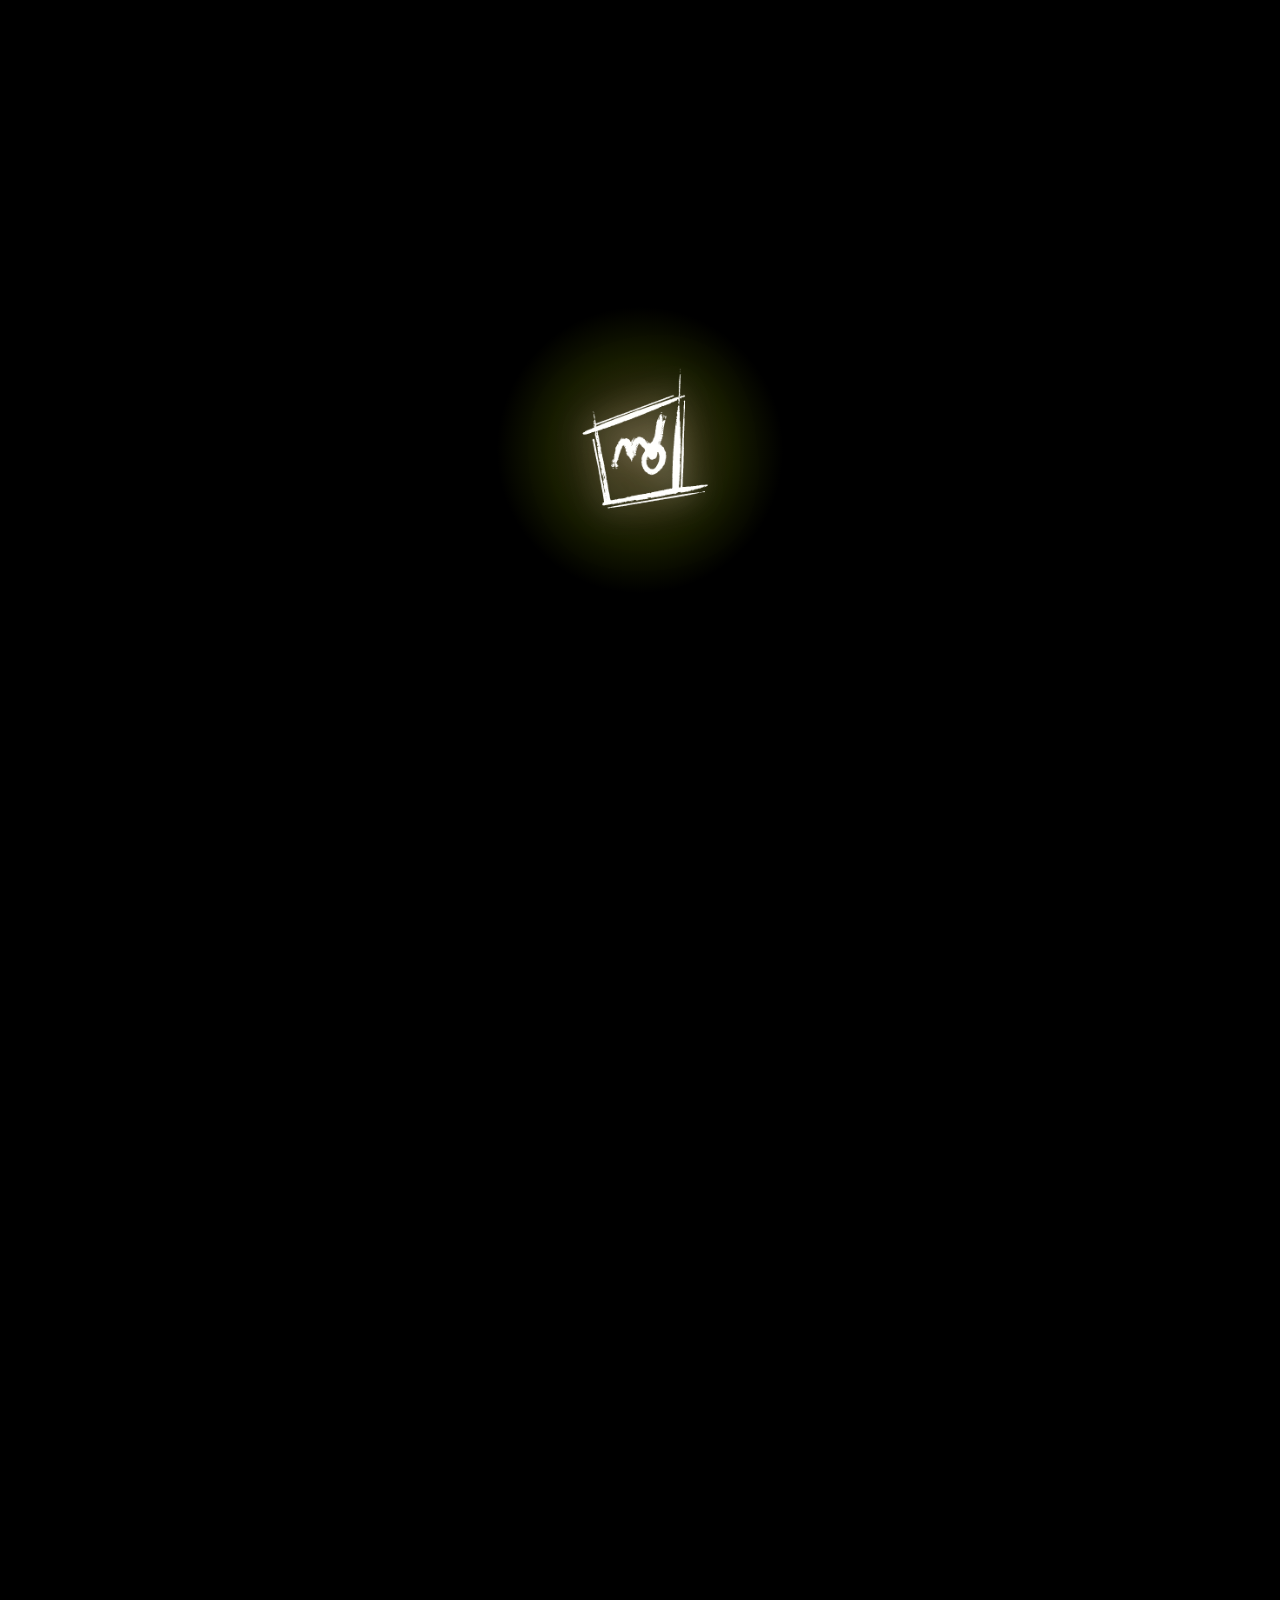
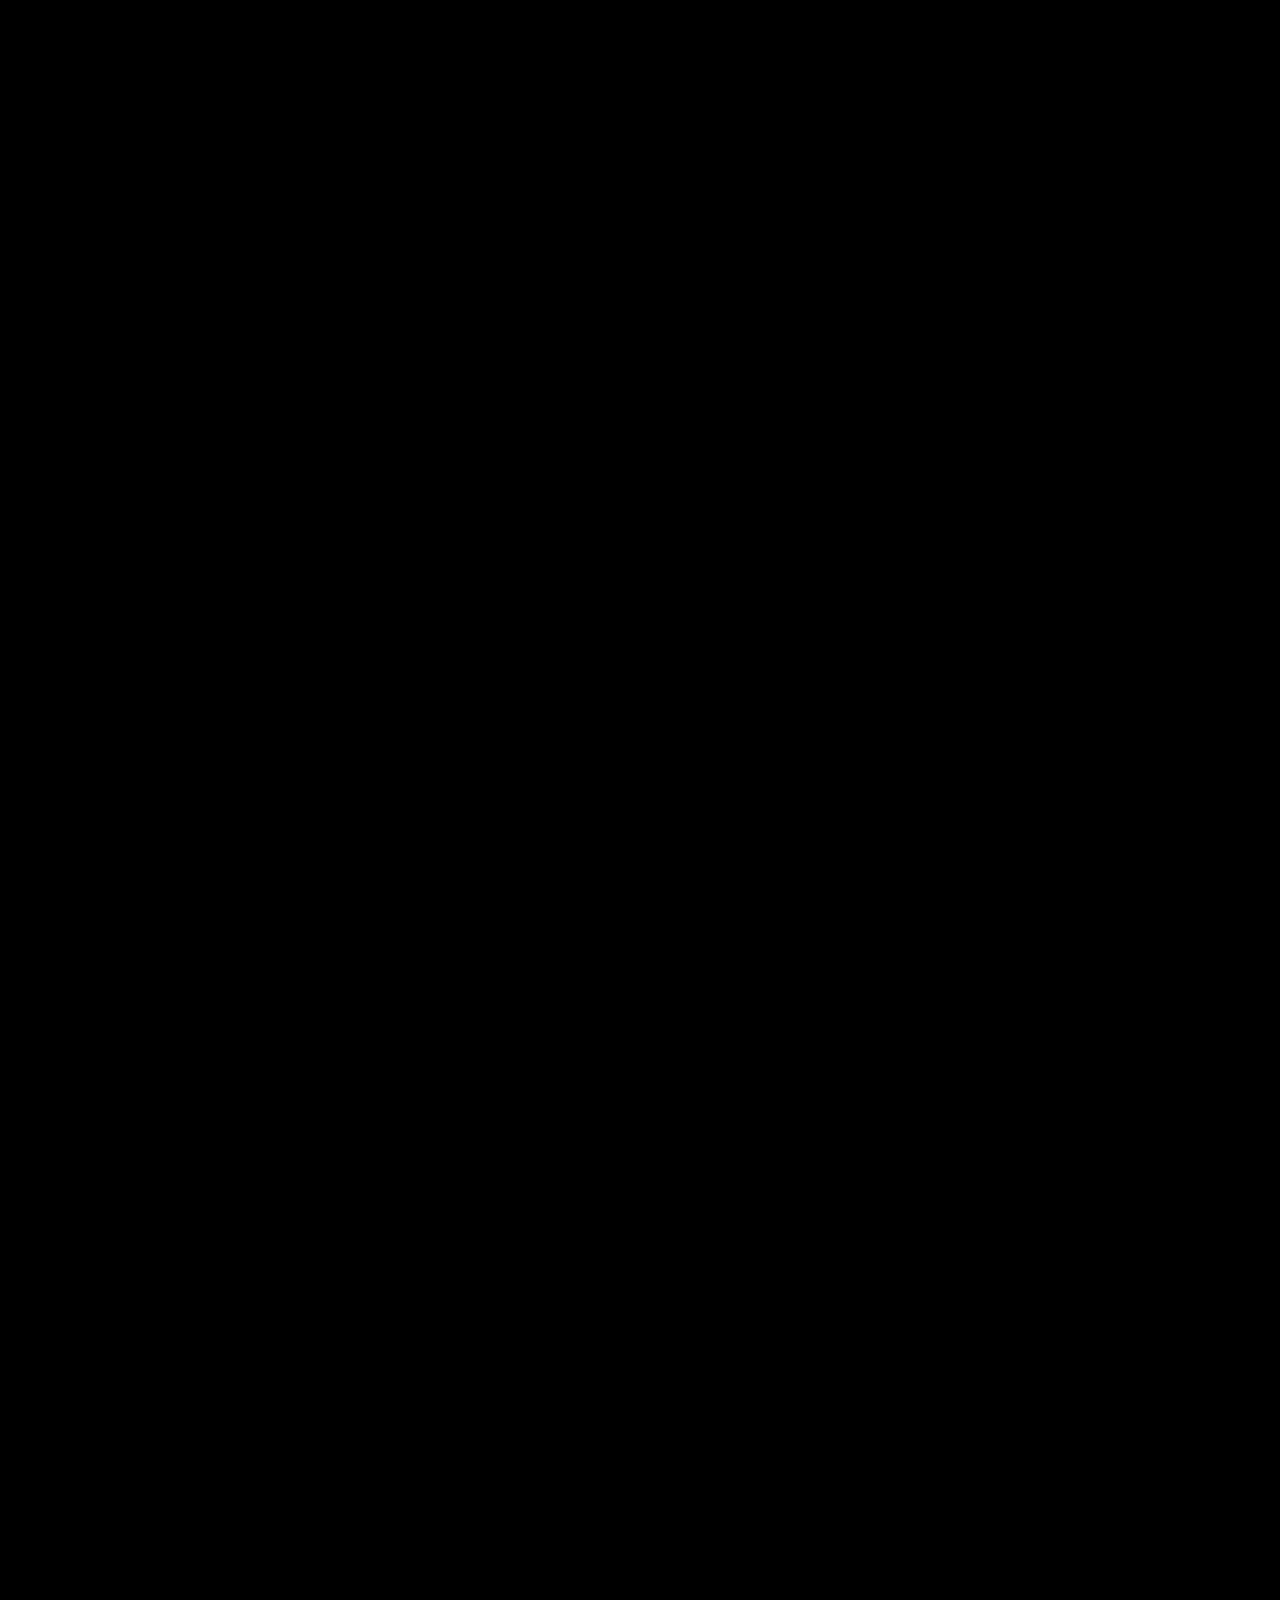
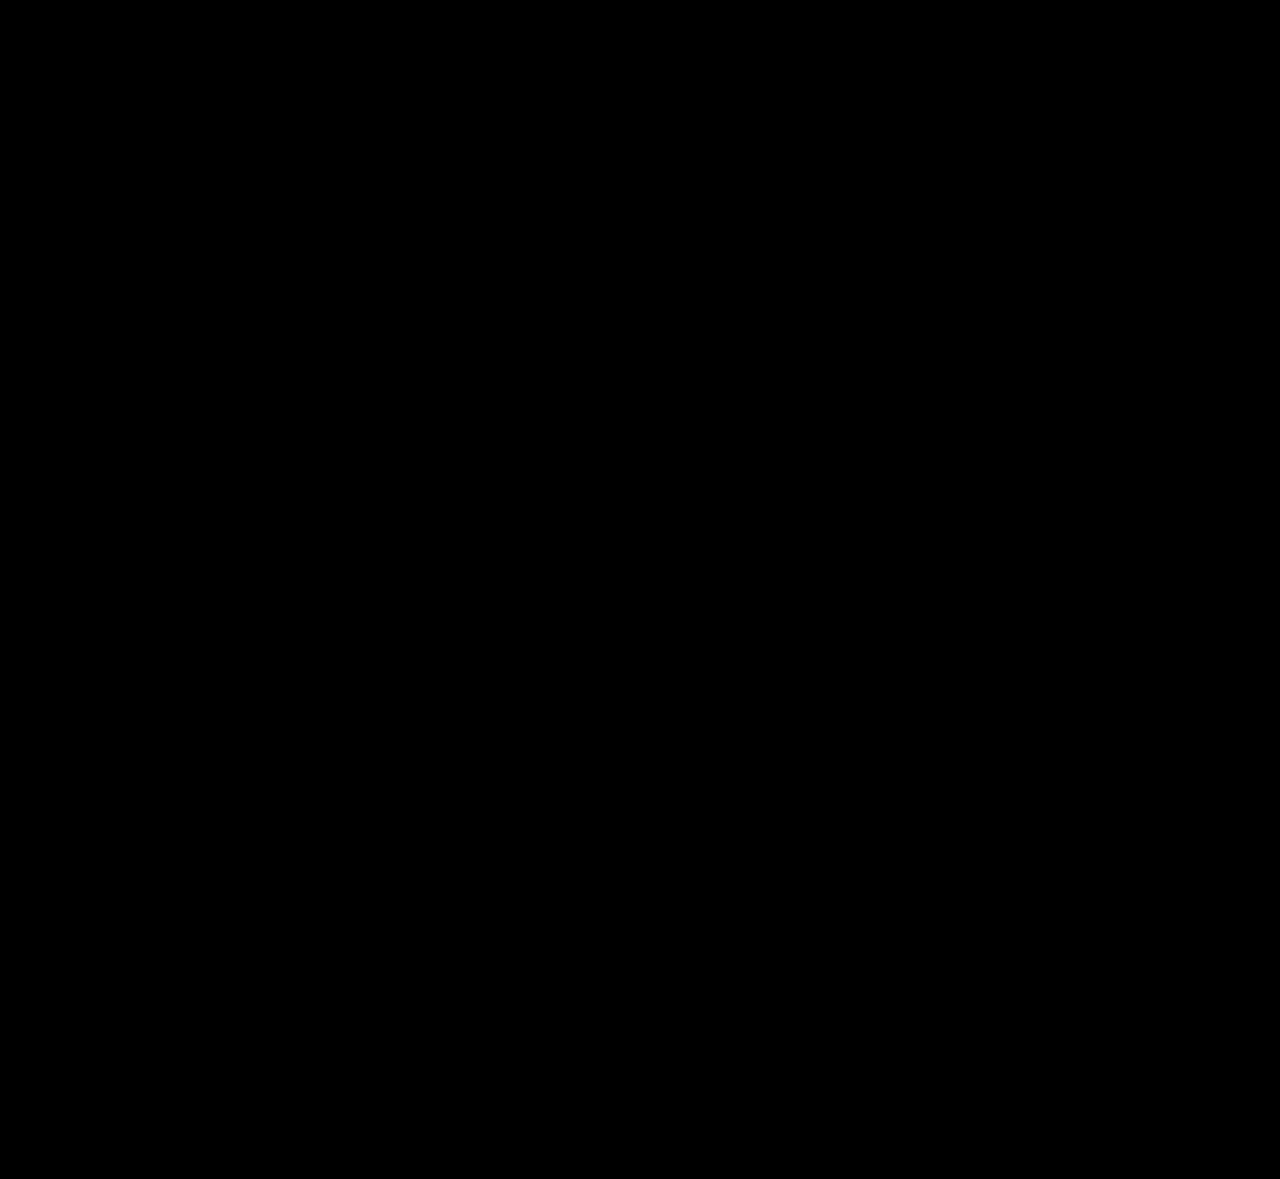
<file: index.html>
<!DOCTYPE html>
<html lang="en" data-theme="void" class="loading-locked">

<head>
  <meta charset="UTF-8">
  <meta name="viewport" content="width=device-width, initial-scale=1.0, viewport-fit=cover">
  <title>SOORYA KIRAN — Portfolio</title>
  <meta name="description"
    content="Portfolio of Soorya Kiran — brand systems, 3D motion, and tactile editorial design.">
  <meta property="og:title" content="SOORYA KIRAN — Portfolio">
  <meta property="og:description" content="Brand systems, 3D motion, and tactile editorial design by Soorya Kiran.">
  <meta property="og:type" content="website">
  <meta property="og:url" content="https://sooryakiran6.github.io/sooryakiran-portfolio/">
  <meta property="og:image" content="https://sooryakiran6.github.io/sooryakiran-portfolio/og-image.png">
  <meta property="og:image:secure_url" content="https://sooryakiran6.github.io/sooryakiran-portfolio/og-image.png">
  <meta property="og:image:type" content="image/png">
  <meta property="og:image:width" content="1200">
  <meta property="og:image:height" content="630">
  <meta property="og:image:alt" content="Soorya Kiran Studio Logo & Portfolio Preview">
  <meta name="twitter:card" content="summary_large_image">
  <meta name="twitter:title" content="SOORYA KIRAN — Portfolio">
  <meta name="twitter:description" content="Brand systems, 3D motion, and tactile editorial design by Soorya Kiran.">
  <meta name="twitter:image" content="https://sooryakiran6.github.io/sooryakiran-portfolio/og-image.png">
  <meta name="referrer" content="strict-origin-when-cross-origin">

  <meta name="theme-color" content="#0c0c10">
  <meta name="msapplication-TileColor" content="#0c0c10">
  <meta name="msapplication-TileImage" content="favicon-192x192.png">

  <link rel="stylesheet" href="styles.css">
  <link rel="icon" type="image/png" sizes="32x32" href="favicon-32x32.png?v=3">
  <link rel="icon" type="image/png" sizes="16x16" href="favicon-16x16.png?v=3">
  <link rel="icon" type="image/png" sizes="48x48" href="favicon-48x48.png?v=3">
  <link rel="apple-touch-icon" sizes="180x180" href="apple-touch-icon.png?v=3">
  <link rel="shortcut icon" href="favicon.ico?v=3">

  <!-- Instagram Media Embed Script -->
  <script async src="https://www.instagram.com/embed.js"></script>
</head>

<body class="loading-locked">
  <a href="#main-content" class="skip-link">SKIP TO CONTENT</a>

  <!-- ========================================================================
       PRELOADER / SPLASH SCREEN (Dark Dot-Grid Canvas with Animated Logo)
       ======================================================================== -->
  <div class="site-loader" id="siteLoader" role="status" aria-live="polite" aria-label="Loading Soorya Kiran portfolio">
    <div class="loader-stage" id="loaderStage">
      <div class="loader-halo" aria-hidden="true"></div>

      <!-- Animated Calligraphy Logo -->
      <div class="loader-logo-wrap">
        <img id="loaderLogoImg" src="img/loader-logo.gif" alt="Soorya Kiran Calligraphy Logo Mark"
          class="loader-logo-img" loading="eager" />
        <div class="loader-shimmer" aria-hidden="true"></div>
      </div>
    </div>
  </div>

  <!-- Tactile Analog Noise Overlay (Rohith Manikkoth Style) -->
  <div class="noise-overlay" aria-hidden="true"></div>

  <!-- Dot Matrix Grid Canvas (Nothing OS Style) -->
  <div class="dot-grid-bg" aria-hidden="true"></div>

  <!-- Custom Spring & Magnetic Cursor -->
  <div class="custom-cursor" id="customCursor" aria-hidden="true"></div>

  <!-- ========================================================================
       TOP NAVIGATION
       ======================================================================== -->
  <header class="site-nav">
    <div class="site-nav__inner">
      <a href="#hero" class="logo-badge" aria-label="Soorya Kiran Studio Home" title="Soorya Kiran">
        <img src="logo.png" alt="Soorya Kiran Logo" class="logo-badge__mark">
      </a>

      <div class="status-pill" aria-label="Current studio availability">
        <span class="status-dot"></span>
        <span>STATUS: OPEN FOR COMMISSIONS [2026]</span>
      </div>

      <nav class="nav-actions" aria-label="Primary navigation">
        <div class="nav-dropdown" id="worksDropdown">
          <button class="nav-link-btn nav-dropdown-trigger" id="worksDropdownBtn" type="button" aria-haspopup="true"
            aria-expanded="false" aria-controls="worksDropdownMenu">
            <span>WORKS</span>
            <svg class="dropdown-chevron" viewBox="0 0 24 24" width="13" height="13" fill="none" stroke="currentColor"
              stroke-width="2.5" stroke-linecap="round" stroke-linejoin="round" aria-hidden="true">
              <polyline points="6 9 12 15 18 9"></polyline>
            </svg>
          </button>
          <div class="nav-dropdown-menu" id="worksDropdownMenu" role="menu" aria-label="Works Categories">
            <a href="#featured" class="nav-dropdown-item" role="menuitem">
              <span class="dropdown-item-num">01</span>
              <span class="dropdown-item-text">Illustration &amp; Branding</span>
            </a>
            <a href="#disciplines" class="nav-dropdown-item" role="menuitem">
              <span class="dropdown-item-num">02</span>
              <span class="dropdown-item-text">Creative Direction &amp; Scripting</span>
            </a>
          </div>
        </div>
        <a href="#about" class="nav-link-btn">ABOUT</a>
        <a href="resume.html" class="nav-link-btn" title="View Soorya Kiran's Resume &amp; Download PDF">RESUME</a>
        <a href="#contact" class="nav-link-btn">CONTACT</a>
        <button class="sound-toggle-btn active" id="soundToggleBtn" aria-label="Toggle sound effects"
          aria-pressed="true" title="Toggle audio feedback">
          <svg viewBox="0 0 24 24" width="18" height="18" fill="none" stroke="currentColor" stroke-width="2"
            stroke-linecap="round" stroke-linejoin="round" aria-hidden="true">
            <polygon points="11 5 6 9 2 9 2 15 6 15 11 19 11 5"></polygon>
            <path d="M19.07 4.93a10 10 0 0 1 0 14.14M15.54 8.46a5 5 0 0 1 0 7.07"></path>
          </svg>
        </button>
      </nav>
    </div>
  </header>

  <main id="main-content">
    <!-- ========================================================================
       HERO SECTION: 3D Parallax Shapes + Brought-Down Text
       ======================================================================== -->
    <section class="hero-section" id="hero">
      <div class="container">
        <!-- Interactive 3D Parallax & Inertia Graphical Floating Shapes Stage -->
        <div class="sticker-stage-container" id="stickerStageContainer">
          <div class="sticker-stage" id="stickerStage">

            <!-- Background Layer: Rotating Orbital Tech Ring (Encompassing All Foreground Elements) -->
            <div class="sticker-item sticker-techring-item" data-depth="0.25" data-base-rot="0" aria-hidden="true">
              <div class="techring-orbit-wrap">
                <img src="img/stickers/tech-ring-white.png" alt="" class="techring-img techring-img-white" />
                <img src="img/stickers/tech-ring-black.png" alt="" class="techring-img techring-img-black" />
              </div>
            </div>

            <!-- Sticker 1 (Center): Retro CRT Television with Creative Dictator VHS Screen & Cartoon Avatar Inside -->
            <div class="sticker-item sticker-1 sticker-tv-item" data-depth="1.4" data-base-rot="2">
              <div class="tv-sticker-chassis" style="--hover-rot: 4deg;">
                <div class="tv-screen-portal">
                  <div class="tv-screen-ambient">
                    <img src="img/stickers/creative-dictator.jpg" alt="Creative Dictator" class="tv-vhs-screen-img" />
                    <div class="tv-vhs-glitch-line"></div>
                    <div class="tv-scanlines"></div>
                    <div class="tv-vhs-static-noise"></div>
                  </div>
                  <!-- Animated Cartoon Head Assembly with Living Moving Eyes -->
                  <div class="tv-cartoon-head-assembly">
                    <img src="img/stickers/cartoon-head-base.png" alt="Soorya Kiran Cartoon Avatar"
                      class="tv-cartoon-head-base" />
                    <div class="cartoon-eyes-container" aria-hidden="true">
                      <img src="img/stickers/cartoon-pupil-left.png" alt="" class="cartoon-pupil pupil-left" />
                      <img src="img/stickers/cartoon-pupil-right.png" alt="" class="cartoon-pupil pupil-right" />
                    </div>
                  </div>
                  <div class="tv-screen-glare"></div>
                </div>
                <img src="img/stickers/tv-frame.png" alt="Retro Television Chassis" class="tv-chassis-frame" />
              </div>
            </div>

            <!-- Sticker 7 (Top-Right Arc): Glowing "ON AIR" Studio Lightbox Sign -->
            <div class="sticker-item sticker-7 sticker-onair-item" data-depth="1.15" data-base-rot="4">
              <div class="onair-sticker-wrap" style="--hover-rot: 6deg;">
                <img src="img/stickers/on-air.png" alt="Retro ON AIR Studio Lightbox" class="onair-sticker-img" />
              </div>
            </div>

            <!-- Sticker 3 (Top-Right Arc): Movie Production Clapper Board (Animated Clapping Arm) -->
            <div class="sticker-item sticker-3 sticker-clapper-item" data-depth="1.2" data-base-rot="4">
              <div class="clapper-animated-wrap" style="--hover-rot: 8deg;">
                <div class="clapper-assembly">
                  <img src="img/stickers/clapper-base.png" alt="Movie Production Clapper Slate"
                    class="clapper-base-img" />
                  <img src="img/stickers/clapper-stick.png" alt="Movie Clapper Hinged Arm" class="clapper-stick-img" />
                </div>
              </div>
            </div>

            <!-- Sticker 9 (Mid-Right): Creative Visual Storyboard & Script Notebook with Flipping Pages -->
            <div class="sticker-item sticker-9 sticker-notebook-item" data-depth="1.25" data-base-rot="5">
              <div class="notebook-sticker-wrap" style="--hover-rot: 9deg;">
                <img src="img/stickers/notebook.png" alt="Creative Storyboard and Script Spiral Notebook"
                  class="notebook-sticker-img" />
              </div>
            </div>

            <!-- Sticker 5 (Bottom-Right): Cinema Popcorn Box with Falling Popcorn Kernels -->
            <div class="sticker-item sticker-5 sticker-popcorn-item" data-depth="1.1" data-base-rot="5">
              <div class="popcorn-animated-wrap" style="--hover-rot: 8deg;">
                <img src="img/stickers/popcorn.png" alt="Cinema Popcorn Box" class="popcorn-box-img" />
                <div class="popcorn-fall-stream" aria-hidden="true">
                  <img src="img/stickers/popcorn-kernel-1.png" alt="" class="popcorn-drop drop-1" />
                  <img src="img/stickers/popcorn-kernel-2.png" alt="" class="popcorn-drop drop-2" />
                  <img src="img/stickers/popcorn-kernel-3.png" alt="" class="popcorn-drop drop-3" />
                  <img src="img/stickers/popcorn-kernel-1.png" alt="" class="popcorn-drop drop-4" />
                </div>
              </div>
            </div>

            <!-- Sticker 8 (Bottom-Center): Classic Cartoon Idea Bomb with Sizzling Spark -->
            <div class="sticker-item sticker-8 sticker-bomb-item" data-depth="1.35" data-base-rot="-6">
              <div class="bomb-sticker-wrap" style="--hover-rot: -10deg;">
                <img src="img/stickers/bomb.png" alt="Classic Cartoon Idea Bomb with Sizzling Spark"
                  class="bomb-sticker-img" />
                <!-- Sizzling Sparkling Fire Animation Overlay -->
                <div class="bomb-sparkle-layer" aria-hidden="true">
                  <img src="img/stickers/bomb-spark-star.png" alt="" class="bomb-spark-star-flame" />
                  <div class="bomb-spark-core-glow"></div>
                  <div class="bomb-spark-particles">
                    <span class="bomb-spark-particle sp-1">✦</span>
                    <span class="bomb-spark-particle sp-2">★</span>
                    <span class="bomb-spark-particle sp-3">✦</span>
                    <span class="bomb-spark-particle sp-4">✦</span>
                    <span class="bomb-spark-particle sp-5">★</span>
                    <span class="bomb-spark-particle sp-6">✦</span>
                  </div>
                </div>
              </div>
            </div>

            <!-- Sticker 4 (Bottom-Left Arc): Vintage Audio Cassette Tape with Flying Musical Notes -->
            <div class="sticker-item sticker-4 sticker-cassette-item" data-depth="1.6" data-base-rot="-7">
              <div class="cassette-sticker-wrap" style="--hover-rot: -8deg;">
                <img src="img/stickers/cassette.png" alt="Vintage Audio Cassette Tape" class="cassette-sticker-img" />
                <div class="cassette-music-notes" aria-hidden="true">
                  <span class="music-note note-1">&#9835;</span>
                  <span class="music-note note-2">&#9834;</span>
                  <span class="music-note note-3">&#9836;</span>
                  <span class="music-note note-4">&#9835;</span>
                </div>
              </div>
            </div>

            <!-- Sticker 2 (Left): Design & Art Direction Typography Badge (Organized Rounded Card) -->
            <div class="sticker-item sticker-2 sticker-artdir-item" data-depth="0.9" data-base-rot="0" role="button" tabindex="0" aria-label="Design and Art Direction - Click to pop up">
              <div class="artdir-text-wrap" style="--hover-rot: -2deg;">
                <span class="artdir-line artdir-line-1">DESIGN &amp; ART</span>
                <span class="artdir-line artdir-line-2">DIRECTION</span>
              </div>
            </div>

            <!-- Sticker 6 (Upper-Left): Animated Spinning Red Vinyl Record Disc -->
            <div class="sticker-item sticker-6 sticker-disc-item" data-depth="1.3" data-base-rot="-8">
              <div class="disc-sticker-wrap" style="--hover-rot: -12deg;">
                <img src="img/stickers/vinyl-disc-red.gif" alt="Spinning Red Vinyl Record Disc"
                  class="vinyl-disc-img" />
              </div>
            </div>

          </div>
        </div>

        <!-- Text Brought Down Below the Floating Shapes -->
        <div class="hero-text-content">
          <div class="hero-header-top">
            <div class="hero-tagline neon-sign-board" role="status" aria-label="Open 24/7">
              <span class="neon-sign-dot"></span>
              <span class="neon-sign-text">OPEN <span class="neon-sign-accent">24/7</span></span>
            </div>
          </div>

          <!-- Accessible headline for SEO -->
          <h1 class="sr-only">SOORYA KIRAN — Portfolio</h1>

          <p class="hero-subtitle">
            A collection of my creative explorations in illustration, graphic design, concept art, photography, and
            visual storytelling. A space where ideas take shape through experimentation, creativity, and visual
            expression.
          </p>
        </div>
      </div>
    </section>

    <!-- ========================================================================
       ENDLESS DOT-MATRIX TICKER MARQUEE (Rohith Inspired)
       ======================================================================== -->
    <div class="marquee-ribbon" aria-hidden="true">
      <div class="marquee-track">
        <div class="marquee-content">
          <span>BRANDING</span>
          <span class="marquee-dot"></span>
          <span>COMICS</span>
          <span class="marquee-dot"></span>
          <span>ILLUSTRATIONS</span>
          <span class="marquee-dot"></span>
          <span>CONCEPTUALIZATION</span>
          <span class="marquee-dot"></span>
          <span>CONCEPT ART</span>
          <span class="marquee-dot"></span>
          <span>BRANDING</span>
          <span class="marquee-dot"></span>
          <span>COMICS</span>
          <span class="marquee-dot"></span>
          <span>ILLUSTRATIONS</span>
          <span class="marquee-dot"></span>
          <span>CONCEPTUALIZATION</span>
          <span class="marquee-dot"></span>
          <span>CONCEPT ART</span>
          <span class="marquee-dot"></span>
        </div>
        <div class="marquee-content">
          <span>BRANDING</span>
          <span class="marquee-dot"></span>
          <span>COMICS</span>
          <span class="marquee-dot"></span>
          <span>ILLUSTRATIONS</span>
          <span class="marquee-dot"></span>
          <span>CONCEPTUALIZATION</span>
          <span class="marquee-dot"></span>
          <span>CONCEPT ART</span>
          <span class="marquee-dot"></span>
          <span>BRANDING</span>
          <span class="marquee-dot"></span>
          <span>COMICS</span>
          <span class="marquee-dot"></span>
          <span>ILLUSTRATIONS</span>
          <span class="marquee-dot"></span>
          <span>CONCEPTUALIZATION</span>
          <span class="marquee-dot"></span>
          <span>CONCEPT ART</span>
          <span class="marquee-dot"></span>
        </div>
      </div>
    </div>

    <!-- ========================================================================
       01. ILLUSTRATION & BRANDING: CURVED ARC CAROUSEL
       ======================================================================== -->
    <section class="section-featured" id="featured">
      <div class="container">
        <div class="section-title-wrap">
          <span class="section-badge">01 / VISUAL IDENTITY &amp; ART</span>
          <h2 class="section-heading">ILLUSTRATION &amp;&nbsp;BRANDING</h2>
          <p class="section-desc">Editorial illustration, publication design, and visual branding projects from my
            official <a href="https://www.behance.net/sooryakiran4" target="_blank" rel="noopener noreferrer"
              style="color: var(--accent-primary); text-decoration: underline; font-weight: 700;">Behance Portfolio
              &nearr;</a>. Drag or glide along the arc to explore each case study.</p>
        </div>
      </div>

      <!-- Draggable Curved Viewport -->
      <div class="curved-carousel-viewport" id="curvedCarouselViewport">
        <div class="curved-carousel-track" id="curvedCarouselTrack">

          <!-- Card 1: Akkarakavu -->
          <article class="carousel-card" data-project-id="project-01">
            <div class="carousel-card__layer carousel-card__layer--back" style="--rot-back: -4.2deg;"></div>
            <div class="carousel-card__layer carousel-card__layer--mid" style="--rot-mid: 3.8deg;"></div>
            <div class="carousel-card__layer carousel-card__layer--front">
              <div class="card-media">
                <span class="card-media-pill">COMIC SERIES</span>
                <img src="img/projects/akkarakkavu.jpg" alt="Akkarakkavu Chapter One Short Comic" class="card-thumb"
                  loading="eager" />
              </div>
              <div class="card-body">
                <div class="card-meta">
                  <span class="card-client">COMIC SERIES</span>
                  <span class="card-year">2025</span>
                </div>
                <h3 class="card-title">AKKARAKKAVU</h3>
                <div class="card-tags">
                  <span class="card-tag">Comic Series</span>
                  <span class="card-tag">Visual Storytelling</span>
                  <span class="card-tag">Character Design</span>
                </div>
              </div>
            </div>
          </article>

          <!-- Card 2: Walkkaro Walkathon -->
          <article class="carousel-card" data-project-id="project-02">
            <div class="carousel-card__layer carousel-card__layer--back" style="--rot-back: -4.8deg;"></div>
            <div class="carousel-card__layer carousel-card__layer--mid" style="--rot-mid: 3.4deg;"></div>
            <div class="carousel-card__layer carousel-card__layer--front">
              <div class="card-media">
                <span class="card-media-pill">CAMPAIGN KEY VISUAL &bull; BRANDING</span>
                <img src="img/projects/walkkaro.jpg" alt="Walkkaro Kozhikode Walkathon Key Visual Illustration"
                  class="card-thumb" loading="eager" />
              </div>
              <div class="card-body">
                <div class="card-meta">
                  <span class="card-client">CURIOUS CAT IDEAS &bull; WALKKARO</span>
                  <span class="card-year">2026</span>
                </div>
                <h3 class="card-title">WALKKARO WALKATHON</h3>
                <div class="card-tags">
                  <span class="card-tag">Key Visual</span>
                  <span class="card-tag">Event Illustration</span>
                  <span class="card-tag">Print &amp; Digital</span>
                </div>
              </div>
            </div>
          </article>

          <!-- Card 3: The Drip Codex -->
          <article class="carousel-card" data-project-id="project-03">
            <div class="carousel-card__layer carousel-card__layer--back" style="--rot-back: -3.6deg;"></div>
            <div class="carousel-card__layer carousel-card__layer--mid" style="--rot-mid: 4.6deg;"></div>
            <div class="carousel-card__layer carousel-card__layer--front">
              <div class="card-media">
                <span class="card-media-pill">EDITORIAL &bull; GEN-Z CULTURE</span>
                <img src="img/projects/drip-codex.jpg" alt="The Drip Codex Fashion Glossary" class="card-thumb"
                  loading="eager" />
              </div>
              <div class="card-body">
                <div class="card-meta">
                  <span class="card-client">EDITORIAL &bull; SUB-CULTURE</span>
                  <span class="card-year">2025</span>
                </div>
                <h3 class="card-title">THE DRIP CODEX</h3>
                <div class="card-tags">
                  <span class="card-tag">Fashion Glossary</span>
                  <span class="card-tag">Editorial Design</span>
                  <span class="card-tag">Subculture Research</span>
                </div>
              </div>
            </div>
          </article>

          <!-- Card 4: One Way Vision Project 2025 -->
          <article class="carousel-card" data-project-id="project-04">
            <div class="carousel-card__layer carousel-card__layer--back" style="--rot-back: -4.4deg;"></div>
            <div class="carousel-card__layer carousel-card__layer--mid" style="--rot-mid: 4.0deg;"></div>
            <div class="carousel-card__layer carousel-card__layer--front">
              <div class="card-media">
                <span class="card-media-pill">SPATIAL GRAPHICS &bull; ARCHITECTURE</span>
                <img src="img/projects/one-way-vision.jpg" alt="One Way Vision Illustrated Graphic Panel NIFT Kannur"
                  class="card-thumb" loading="eager" />
              </div>
              <div class="card-body">
                <div class="card-meta">
                  <span class="card-client">NIFT KANNUR CAMPUS</span>
                  <span class="card-year">2025</span>
                </div>
                <h3 class="card-title">ONE WAY VISION PANELS</h3>
                <div class="card-tags">
                  <span class="card-tag">Architectural Mural</span>
                  <span class="card-tag">Large Format</span>
                  <span class="card-tag">Perforated Vinyl</span>
                </div>
              </div>
            </div>
          </article>

        </div>
      </div>

      <!-- Carousel Nav Buttons -->
      <div class="carousel-controls">
        <button class="carousel-btn" id="carouselPrevBtn" aria-label="Previous Project">
          <svg viewBox="0 0 24 24" fill="none" stroke="currentColor" stroke-width="2.5" stroke-linecap="round"
            stroke-linejoin="round">
            <line x1="19" y1="12" x2="5" y2="12"></line>
            <polyline points="12 19 5 12 12 5"></polyline>
          </svg>
        </button>
        <button class="carousel-btn" id="carouselNextBtn" aria-label="Next Project">
          <svg viewBox="0 0 24 24" fill="none" stroke="currentColor" stroke-width="2.5" stroke-linecap="round"
            stroke-linejoin="round">
            <line x1="5" y1="12" x2="19" y2="12"></line>
            <polyline points="12 5 19 12 12 19"></polyline>
          </svg>
        </button>
      </div>
    </section>

    <!-- Reverse Ticker Marquee (Same discipline terms as top ticker) -->
    <div class="marquee-ribbon marquee-ribbon--reverse" aria-hidden="true">
      <div class="marquee-track">
        <div class="marquee-content">
          <span>BRANDING</span>
          <span class="marquee-dot"></span>
          <span>COMICS</span>
          <span class="marquee-dot"></span>
          <span>ILLUSTRATIONS</span>
          <span class="marquee-dot"></span>
          <span>CONCEPTUALIZATION</span>
          <span class="marquee-dot"></span>
          <span>CONCEPT ART</span>
          <span class="marquee-dot"></span>
          <span>BRANDING</span>
          <span class="marquee-dot"></span>
          <span>COMICS</span>
          <span class="marquee-dot"></span>
          <span>ILLUSTRATIONS</span>
          <span class="marquee-dot"></span>
          <span>CONCEPTUALIZATION</span>
          <span class="marquee-dot"></span>
          <span>CONCEPT ART</span>
          <span class="marquee-dot"></span>
        </div>
        <div class="marquee-content">
          <span>BRANDING</span>
          <span class="marquee-dot"></span>
          <span>COMICS</span>
          <span class="marquee-dot"></span>
          <span>ILLUSTRATIONS</span>
          <span class="marquee-dot"></span>
          <span>CONCEPTUALIZATION</span>
          <span class="marquee-dot"></span>
          <span>CONCEPT ART</span>
          <span class="marquee-dot"></span>
          <span>BRANDING</span>
          <span class="marquee-dot"></span>
          <span>COMICS</span>
          <span class="marquee-dot"></span>
          <span>ILLUSTRATIONS</span>
          <span class="marquee-dot"></span>
          <span>CONCEPTUALIZATION</span>
          <span class="marquee-dot"></span>
          <span>CONCEPT ART</span>
          <span class="marquee-dot"></span>
        </div>
      </div>
    </div>

    <!-- ========================================================================
       02. CREATIVE DIRECTION & SCRIPTING (Hovering Project Cards)
       ======================================================================== -->
    <section class="section-grid" id="disciplines">
      <div class="container">
        <div class="section-title-wrap">
          <span class="section-badge">02 / FILM &amp; NARRATIVE DIRECTION</span>
          <h2 class="section-heading">CREATIVE DIRECTION &amp;&nbsp;SCRIPTING</h2>
          <p class="section-desc">Short films, commercial storyboards, and directorial projects from my official <a
              href="https://www.behance.net/sooryakiran4" target="_blank" rel="noopener noreferrer"
              style="color: var(--accent-primary); text-decoration: underline; font-weight: 700;">Behance Portfolio
              &nearr;</a>. Click any card to pop out the interactive case study.</p>
        </div>

        <div class="decks-grid">

          <!-- Deck 1: Brand Visual Study (PUMA) -->
          <div class="deck-container" data-project-id="project-05" role="button" tabindex="0"
            aria-label="Brand Visual Study (PUMA) case study">
            <div class="card-deck">
              <div class="card-deck__layer card-deck__layer--back" style="--rot-back: -5deg;"></div>
              <div class="card-deck__layer card-deck__layer--mid" style="--rot-mid: 4deg;"></div>
              <div class="card-deck__layer card-deck__layer--front">
                <span class="deck-badge">VIDEO</span>
                <span class="deck-count">AD FILM</span>
                <div class="deck-media">
                  <img src="img/projects/puma-study.jpg" alt="Brand Visual Study (PUMA)" class="card-thumb"
                    loading="lazy" />
                  <div class="deck-play-pill" aria-hidden="true">
                    <svg viewBox="0 0 24 24" fill="currentColor">
                      <path d="M8 5v14l11-7z" />
                    </svg>
                    <span>PLAY AD FILM</span>
                  </div>
                </div>
              </div>
            </div>
            <div class="deck-info">
              <h3 class="deck-title">BRAND VISUAL STUDY (PUMA) <span class="deck-title-arrow">&rarr;</span></h3>
              <p class="deck-desc">Dynamic guidelines, responsive logomarks, and multi-platform athletic design
                architectures.</p>
            </div>
          </div>

          <!-- Deck 2: Somewhere Between Us (Short Film) -->
          <div class="deck-container" data-project-id="project-06" role="button" tabindex="0"
            aria-label="Somewhere Between Us (Short Film) case study">
            <div class="card-deck">
              <div class="card-deck__layer card-deck__layer--back" style="--rot-back: -3.5deg;"></div>
              <div class="card-deck__layer card-deck__layer--mid" style="--rot-mid: 5deg;"></div>
              <div class="card-deck__layer card-deck__layer--front">
                <span class="deck-badge">VIDEO</span>
                <span class="deck-count">SHORT FILM</span>
                <div class="deck-media">
                  <img src="img/projects/somewhere-between-us.jpg" alt="Somewhere Between Us (Short Film)"
                    class="card-thumb" loading="lazy" />
                  <div class="deck-play-pill" aria-hidden="true">
                    <svg viewBox="0 0 24 24" fill="currentColor">
                      <path d="M8 5v14l11-7z" />
                    </svg>
                    <span>WATCH FILM</span>
                  </div>
                </div>
              </div>
            </div>
            <div class="deck-info">
              <h3 class="deck-title">SOMEWHERE BETWEEN US <span class="deck-title-arrow">&rarr;</span></h3>
              <p class="deck-desc">Heavyweight monographs, risograph periodicals, and narrative film visual direction.
              </p>
            </div>
          </div>

          <!-- Deck 3: Happylicious Styling Project -->
          <div class="deck-container" data-project-id="project-07" role="button" tabindex="0"
            aria-label="Happylicious Styling Project case study">
            <div class="card-deck">
              <div class="card-deck__layer card-deck__layer--back" style="--rot-back: -6deg;"></div>
              <div class="card-deck__layer card-deck__layer--mid" style="--rot-mid: 4.5deg;"></div>
              <div class="card-deck__layer card-deck__layer--front">
                <span class="deck-badge">VIDEO</span>
                <span class="deck-count">FASHION FILM</span>
                <div class="deck-media">
                  <img src="img/projects/happylicious.jpg" alt="Happylicious Styling Project" class="card-thumb"
                    loading="lazy" />
                  <div class="deck-play-pill" aria-hidden="true">
                    <svg viewBox="0 0 24 24" fill="currentColor">
                      <path d="M8 5v14l11-7z" />
                    </svg>
                    <span>VIEW REEL</span>
                  </div>
                </div>
              </div>
            </div>
            <div class="deck-info">
              <h3 class="deck-title">HAPPYLICIOUS STYLING <span class="deck-title-arrow">&rarr;</span></h3>
              <p class="deck-desc">Kinetic spring typography, procedural 3D environments, and joyful youth fashion
                aesthetics.</p>
            </div>
          </div>

        </div>
      </div>
    </section>

    <!-- ========================================================================
       ABOUT & PHILOSOPHY SECTION (Tactile Studio Ethos)
       ======================================================================== -->
    <section class="section-about" id="about">
      <div class="container">
        <div class="about-grid">
          <div class="about-text-col">
            <span class="section-badge">03 / ABOUT &bull; MULTIDISCIPLINARY CREATIVE</span>
            <h2 class="about-lead">
              MULTIDISCIPLINARY <span>VISUAL STORYTELLER.</span>
            </h2>
            <div class="about-bio-wrap">
              <!-- Desktop / Expanded Bio -->
              <div class="about-bio-desktop">
                <p class="about-body-p">
                  I am a multidisciplinary creative and visual storyteller with a strong foundation in illustration, graphic
                  design, filmmaking, animation and creative direction. My approach to work is driven by conceptual
                  thinking, research, experimentation and attention to detail.
                </p>
                <p class="about-body-p">
                  I enjoy transforming ideas into compelling visual narratives across different mediums, whether through
                  illustrations, brand identities, editorial design, advertising, motion graphics or films. I am comfortable
                  working across the creative process, from initial research and ideation to visual development, execution
                  and final delivery.
                </p>
                <p class="about-body-p">
                  I have experience in both independent creative work and collaborative projects, including leading teams,
                  developing campaign visuals and directing productions. I am particularly interested in storytelling,
                  visual development and exploring unconventional ways of communicating ideas. Rather than limiting myself
                  to a single discipline, I enjoy adapting to different creative challenges and finding the most effective
                  visual language to bring an idea to life.
                </p>
              </div>

              <!-- Mobile Refined Bio (Refined, Punchy, Focused) -->
              <div class="about-bio-mobile">
                <p class="about-body-p">
                  Multidisciplinary creative and visual storyteller with a strong foundation in illustration, graphic design, animation, and creative direction. Driven by conceptual thinking, research, and bold experimentation.
                </p>
                <p class="about-body-p">
                  Working across brand identities, editorial design, advertising, and film—translating ambitious ideas into compelling visual narratives from initial concept to final delivery.
                </p>
              </div>
            </div>

            <div class="stats-cluster birthday-clock-cluster" id="birthdayClock"
              aria-label="Birthday and live creative uptime clock for Soorya Kiran (Born 11/11/2004)">
              <div class="stat-card clock-card" title="Completed years since November 11, 2004">
                <span class="stat-number" id="clockYears">22</span>
                <span class="stat-label">YEARS ON EARTH</span>
              </div>
              <div class="stat-card clock-card" id="clockDaysCard"
                title="Days elapsed since 22nd birthday (Click to toggle total days)">
                <span class="stat-number" id="clockDays">03</span>
                <span class="stat-label" id="clockDaysLabel">DAYS SINCE BIRTHDAY</span>
              </div>
              <div class="stat-card clock-card clock-card-live" title="Live ticking clock (IST / Local time)">
                <span class="stat-number clock-live-time" id="clockTime">04:12:35</span>
                <span class="stat-label"><span class="clock-live-dot"></span>LIVE UPTIME &bull; 11/11/2004</span>
              </div>
            </div>

            <div class="about-cta-wrap">
              <a href="resume.html" class="nav-link-btn"
                style="display: inline-flex; align-items: center; gap: 0.6rem; padding: 0.75rem 1.4rem;">
                <svg viewBox="0 0 24 24" width="18" height="18" fill="none" stroke="currentColor" stroke-width="2"
                  stroke-linecap="round" stroke-linejoin="round">
                  <path d="M14 2H6a2 2 0 0 0-2 2v16a2 2 0 0 0 2 2h12a2 2 0 0 0 2-2V8z"></path>
                  <polyline points="14 2 14 8 20 8"></polyline>
                  <line x1="16" y1="13" x2="8" y2="13"></line>
                  <line x1="16" y1="17" x2="8" y2="17"></line>
                  <polyline points="10 9 9 9 8 9"></polyline>
                </svg>
                <span>EXPLORE RESUME &amp; DOWNLOAD PDF</span>
              </a>
            </div>
          </div>

          <div class="about-visual-col">
            <div class="avatar-frame">
              <img src="img/profile/soorya-kiran.jpg"
                alt="Soorya Kiran — Multidisciplinary Creative &amp; Visual Storyteller" class="avatar-photo" />
              <div class="avatar-overlay-badge">
                <span class="avatar-hud-dot"></span>
                <span class="avatar-hud-text">[SOORYA KIRAN &bull; MULTIDISCIPLINARY CREATIVE]</span>
              </div>
            </div>
          </div>
        </div>
      </div>
    </section>
  </main>

  <!-- ========================================================================
       GIANT KINETIC FOOTER (Highway Neon Sign Board Landmark)
       ======================================================================== -->
  <footer class="site-footer" id="contact">
    <div class="container footer-signboard-wrapper">
      <div class="footer-signboard-assembly" id="footerSignboard">
        <!-- Mechanical Pole Stand (matching Image 1) -->
        <div class="signboard-poles" aria-hidden="true">
          <div class="signboard-pole signboard-pole--left">
            <span class="signboard-pole-cap"></span>
          </div>
          <div class="signboard-pole signboard-pole--right">
            <span class="signboard-pole-cap"></span>
          </div>
        </div>

        <!-- The Sign Board -->
        <div class="footer-signboard-board">
          <!-- 4 Corner Bolts/Rivets -->
          <span class="signboard-bolt signboard-bolt--tl" aria-hidden="true"></span>
          <span class="signboard-bolt signboard-bolt--tr" aria-hidden="true"></span>
          <span class="signboard-bolt signboard-bolt--bl" aria-hidden="true"></span>
          <span class="signboard-bolt signboard-bolt--br" aria-hidden="true"></span>

          <!-- Inner Board Frame -->
          <div class="signboard-inner-frame">
            <!-- Headline Title -->
            <div class="footer-kinetic-title-wrap">
              <div class="footer-kinetic-title" id="footerKineticTitle" aria-label="LET'S ROLL">
                <span class="footer-word footer-word-lets">
                  <span class="footer-word-inner">LET'S</span>
                </span>
                <span class="footer-word footer-word-roll">
                  <span class="footer-word-inner">ROLL</span>
                </span>
              </div>
            </div>

            <div class="footer-content">
              <!-- Interactive Copy Email Pill -->
              <button class="footer-copy-email-pill" id="footerEmailBtn" data-email="sooryakiran605@gmail.com"
                title="Click to copy email address">
                <svg viewBox="0 0 24 24" fill="none" stroke="currentColor" stroke-width="2.5" stroke-linecap="round"
                  stroke-linejoin="round">
                  <rect x="9" y="9" width="13" height="13" rx="2" ry="2"></rect>
                  <path d="M5 15H4a2 2 0 0 1-2-2V4a2 2 0 0 1 2-2h9a2 2 0 0 1 2 2v1"></path>
                </svg>
                <span>SOORYAKIRAN605@GMAIL.COM</span>
                <span class="copy-toast" id="copyToast">COPIED TO CLIPBOARD!</span>
              </button>

              <!-- Kinetic Spring Links (Social App Logos) -->
              <ul class="footer-links-list">
                <li>
                  <a href="https://www.instagram.com/su6yaaa?psln=b3o4cnlhNW5reWl0&utm_source=qr" target="_blank"
                    rel="noopener noreferrer" aria-label="Instagram" title="Instagram (@su6yaaa)">
                    <svg viewBox="0 0 24 24" width="22" height="22" fill="none" stroke="currentColor" stroke-width="2"
                      stroke-linecap="round" stroke-linejoin="round">
                      <rect x="2" y="2" width="20" height="20" rx="5" ry="5"></rect>
                      <path d="M16 11.37A4 4 0 1 1 12.63 8 4 4 0 0 1 16 11.37z"></path>
                      <line x1="17.5" y1="6.5" x2="17.51" y2="6.5"></line>
                    </svg>
                  </a>
                </li>
                <li>
                  <a href="https://www.behance.net/sooryakiran4" target="_blank" rel="noopener noreferrer" aria-label="Behance"
                    title="Behance (@sooryakiran4)">
                    <svg viewBox="0 0 24 24" width="22" height="22" fill="none" stroke="currentColor" stroke-width="2"
                      stroke-linecap="round" stroke-linejoin="round">
                      <path d="M3 18v-12h4.5a3 3 0 0 1 0 6a3 3 0 0 1 0 6h-4.5"></path>
                      <path d="M3 12h4.5"></path>
                      <path d="M14 13h7a3.5 3.5 0 0 0 -7 0v2a3.5 3.5 0 0 0 6.64 1"></path>
                      <path d="M16 6l3 0"></path>
                    </svg>
                  </a>
                </li>
                <li>
                  <a href="https://www.linkedin.com/in/soorya-kiran-b377363bb?trk=contact-info" target="_blank"
                    rel="noopener noreferrer" aria-label="LinkedIn" title="LinkedIn (Soorya Kiran)">
                    <svg viewBox="0 0 24 24" width="22" height="22" fill="none" stroke="currentColor" stroke-width="2"
                      stroke-linecap="round" stroke-linejoin="round">
                      <path d="M16 8a6 6 0 0 1 6 6v7h-4v-7a2 2 0 0 0-2-2 2 2 0 0 0-2 2v7h-4v-7a6 6 0 0 1 6-6z"></path>
                      <rect x="2" y="9" width="4" height="12"></rect>
                      <circle cx="4" cy="4" r="2"></circle>
                    </svg>
                  </a>
                </li>
              </ul>

              <!-- Studio Clock & Meta -->
              <div class="footer-bottom-bar">
                <div class="footer-time-clock">
                  <span>LOCAL STUDIO TIME:</span>
                  <span id="liveClock" style="color: var(--accent-primary); font-weight: 700;">12:00:00</span>
                  <span>(IST / INDIA)</span>
                </div>
                <div>
                  <span>&copy; 2026 SOORYA KIRAN. ALL RIGHTS RESERVED.</span>
                </div>
              </div>
            </div>
          </div>
        </div>
      </div>
    </div>
  </footer>

  <!-- ========================================================================
       INTERACTIVE RADIAL THEME SWITCHER (Spencer Gabor Polar Fan-Out)
       ======================================================================== -->
  <div class="radial-palette-widget" id="radialPaletteWidget">
    <div class="palette-tooltip">REPAINT PALETTE</div>

    <button class="radial-toggle-btn" id="radialToggleBtn" aria-label="Change website color theme" aria-expanded="false"
      aria-controls="paletteSwatchesRing" title="Repaint Portfolio">
      <!-- Sun Icon (Active in White & Orange "Cream" Theme) -->
      <svg class="theme-icon theme-icon-sun" viewBox="0 0 24 24" fill="none" stroke="currentColor" stroke-width="2.5"
        stroke-linecap="round" stroke-linejoin="round" aria-hidden="true">
        <circle cx="12" cy="12" r="4.5"></circle>
        <line x1="12" y1="2" x2="12" y2="4.5"></line>
        <line x1="12" y1="19.5" x2="12" y2="22"></line>
        <line x1="4.93" y1="4.93" x2="6.7" y2="6.7"></line>
        <line x1="17.3" y1="17.3" x2="19.07" y2="19.07"></line>
        <line x1="2" y1="12" x2="4.5" y2="12"></line>
        <line x1="19.5" y1="12" x2="22" y2="12"></line>
        <line x1="4.93" y1="19.07" x2="6.7" y2="17.3"></line>
        <line x1="17.3" y1="6.7" x2="19.07" y2="4.93"></line>
      </svg>

      <!-- Moon Icon (Active in Dark "Void" and "Solar" Themes) -->
      <svg class="theme-icon theme-icon-moon" viewBox="0 0 24 24" fill="none" stroke="currentColor" stroke-width="2.5"
        stroke-linecap="round" stroke-linejoin="round" aria-hidden="true">
        <path d="M21 12.79A9 9 0 1 1 11.21 3 7 7 0 0 0 21 12.79z"></path>
      </svg>
    </button>

    <!-- Polar Fan-Out Swatches -->
    <div class="palette-swatches-ring" id="paletteSwatchesRing">
      <!-- Theme 1: Void & Acid (Rohith) -->
      <button class="swatch-btn" data-set-theme="void" style="--idx: 0; background: #ccff00; color: #000;"
        aria-label="Void and Acid dark neon theme" title="Void & Acid (Dark Neon)">
        01
      </button>
      <!-- Theme 2: Editorial Cream (Spencer) -->
      <button class="swatch-btn" data-set-theme="cream" style="--idx: 1; background: #ff4800; color: #fff;"
        aria-label="Editorial Cream and Vermilion light theme" title="Editorial Cream & Vermilion">
        02
      </button>
      <!-- Theme 3: Solar Amber -->
      <button class="swatch-btn" data-set-theme="solar" style="--idx: 2; background: #ff9900; color: #000;"
        aria-label="Solar Amber dark theme" title="Solar Amber & Espresso">
        03
      </button>
    </div>
  </div>

  <!-- ========================================================================
       CASE STUDY DETAIL MODAL (Deep Dive on Click)
       ======================================================================== -->
  <div class="case-modal-backdrop" id="caseModalBackdrop" role="dialog" aria-modal="true" aria-labelledby="modalTitle"
    aria-hidden="true">
    <div class="case-modal-card">
      <button class="modal-close-btn" id="modalCloseBtn" aria-label="Close Case Study" title="Close [ESC]">
        <svg viewBox="0 0 24 24" width="20" height="20" fill="none" stroke="currentColor" stroke-width="2.5"
          stroke-linecap="round" stroke-linejoin="round">
          <line x1="18" y1="6" x2="6" y2="18"></line>
          <line x1="6" y1="6" x2="18" y2="18"></line>
        </svg>
      </button>

      <div class="modal-hero-media">
        <img id="modalHeroImg" src="img/projects/akkarakkavu.jpg" alt="Project Artwork" class="modal-hero-img"
          loading="eager" />
        <div class="modal-hero-overlay">
          <span class="modal-hero-badge" id="modalHeroBadge">COMIC SERIES // VOL. 01</span>
        </div>
      </div>

      <div class="modal-body">
        <div class="modal-meta-row">
          <div class="modal-meta-item">
            <span class="modal-meta-label">CLIENT / INSTITUTION</span>
            <span class="modal-meta-val" id="modalClient">Independent Comic Publication</span>
          </div>
          <div class="modal-meta-item">
            <span class="modal-meta-label">DISCIPLINE</span>
            <span class="modal-meta-val" id="modalCategory">Comic Series</span>
          </div>
          <div class="modal-meta-item">
            <span class="modal-meta-label">TIMELINE</span>
            <span class="modal-meta-val" id="modalYear">2025</span>
          </div>
          <div class="modal-meta-item">
            <span class="modal-meta-label">MY ROLE</span>
            <span class="modal-meta-val" id="modalRole">Comic Artist &amp; Illustrator</span>
          </div>
        </div>

        <div>
          <h2 class="modal-section-title" id="modalTitle">Akkarakkavu</h2>
          <p class="modal-paragraph" id="modalSummary">
            Set in the mystical landscapes of Kerala, Akkarakkavu is an illustrated continuous scroll story following
            young Kannan as he wanders deeper into a sacred grove. Guided by a supernatural fox, he is led into a world
            beyond the familiar—a tale exploring ancient legends and the supernatural charms that he begins to uncover
            within the mythical grove on the other side of an astral world.
          </p>
        </div>

        <!-- The Challenge -->
        <div class="modal-section-block">
          <h3 class="modal-case-heading">THE CHALLENGE</h3>
          <p class="modal-case-body" id="modalChallenge"></p>
        </div>

        <!-- The Solution & Concept -->
        <div class="modal-section-block">
          <h3 class="modal-case-heading">THE SOLUTION &bull; CONCEPT</h3>
          <p class="modal-case-body" id="modalSolution"></p>
        </div>

        <!-- Color Palette Matrix -->
        <div class="modal-section-block">
          <h3 class="modal-case-heading">COLOR PALETTE MATRIX</h3>
          <div class="modal-swatches-grid" id="modalSwatches"></div>
        </div>

        <!-- Complete Native Work Showcase: Multi-Plate Gallery -->
        <div class="modal-showcase-section">
          <div class="modal-showcase-header">
            <div class="modal-showcase-title-group">
              <span class="modal-showcase-dot"></span>
              <span class="modal-showcase-label">COMPLETE WORK SHOWCASE</span>
            </div>
            <span class="modal-showcase-counter" id="modalPlatesCount">03 PLATES</span>
          </div>
          <!-- Embedded Video / Media Container -->
          <div class="modal-media-embed" id="modalMediaEmbed"></div>
          <div class="modal-plates-gallery" id="modalPlatesGallery">
            <!-- Dynamically populated artwork plates for each work -->
          </div>
        </div>

        <!-- Deliverables & Creative Scope -->
        <div class="modal-deliverables-section" id="modalDeliverablesSection">
          <h3 class="modal-case-heading">DELIVERABLES</h3>
          <ul class="modal-deliverables-list" id="modalDeliverablesList">
            <!-- Dynamically populated deliverables -->
          </ul>
        </div>

        <div class="modal-footer-cta">
          <button type="button" class="modal-dismiss-cta" id="modalDismissBtn">
            <span>&larr; BACK TO PORTFOLIO [ESC]</span>
          </button>
        </div>
      </div>
    </div>
  </div>

  <!-- JavaScript Engine -->
  <script src="app.js"></script>
</body>

</html>
</file>
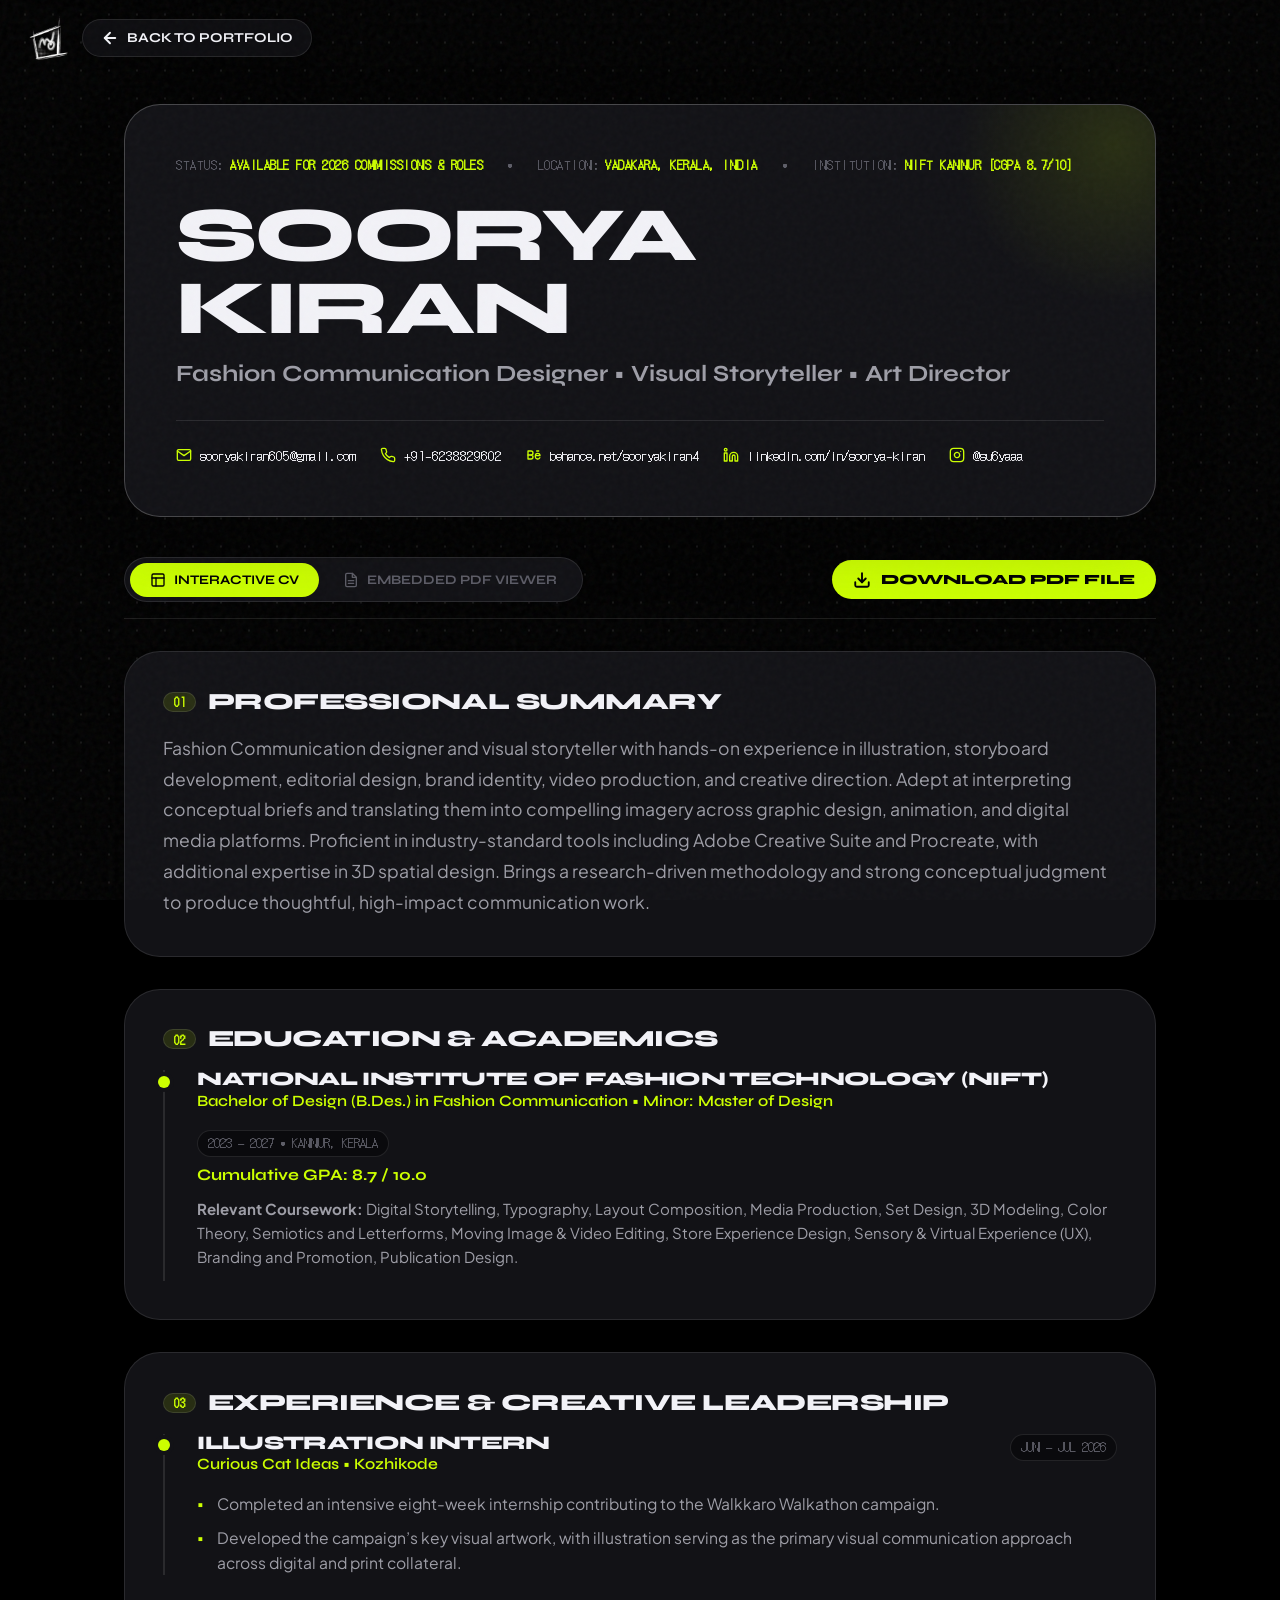
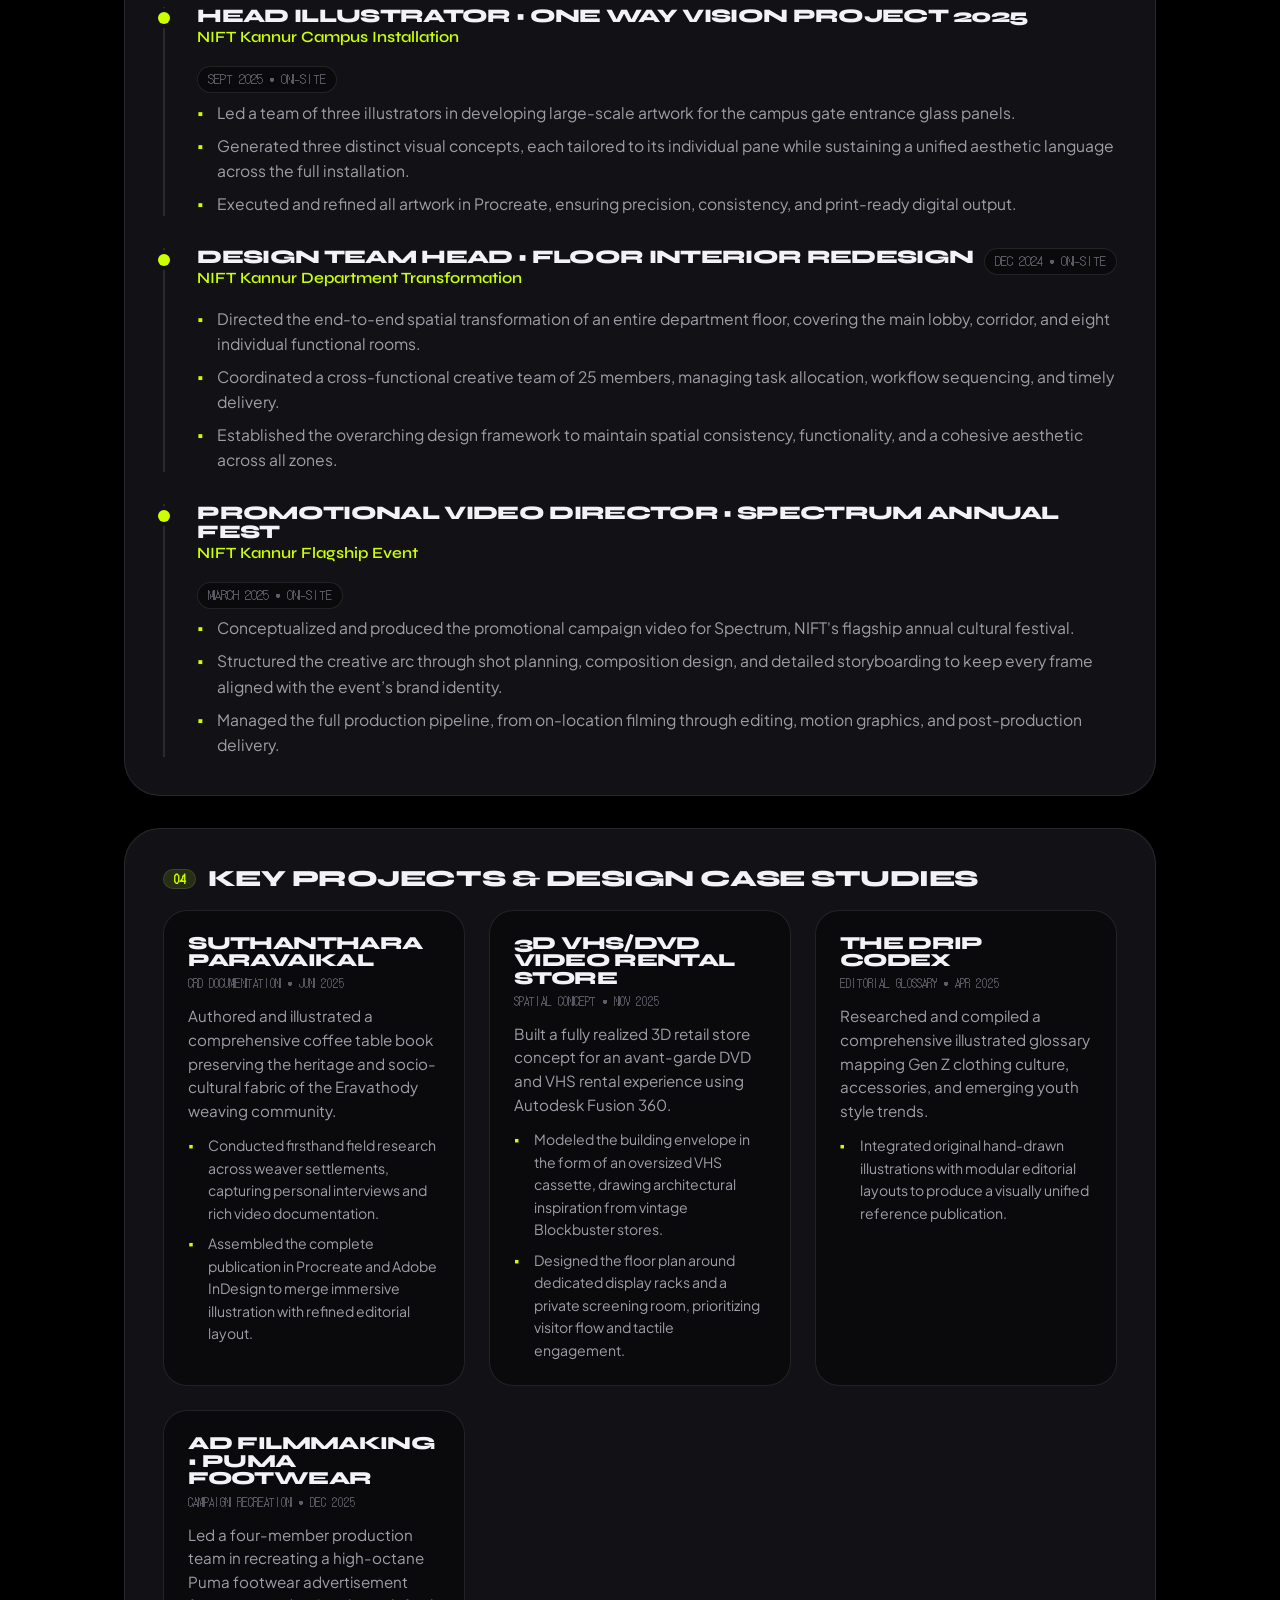
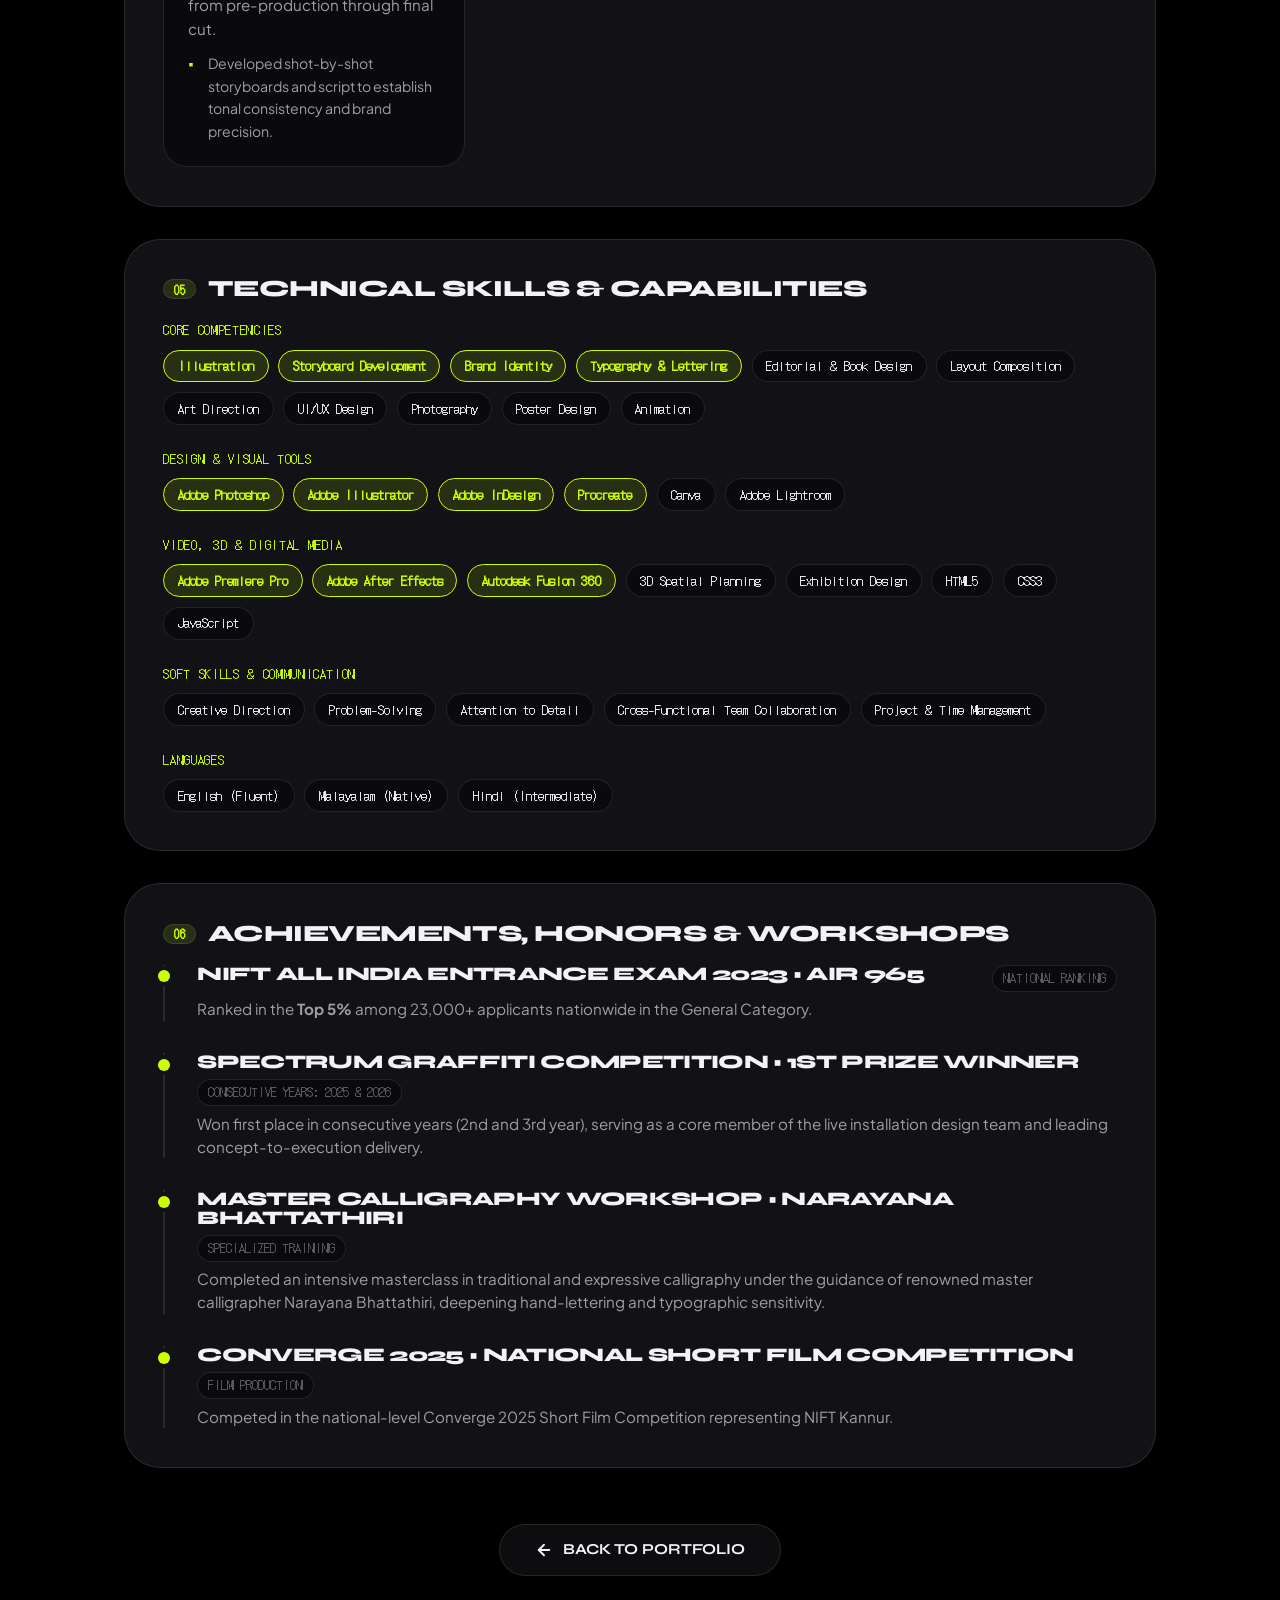
<file: resume.html>
<!DOCTYPE html>
<html lang="en" data-theme="void">
<head>
  <meta charset="UTF-8">
  <meta name="viewport" content="width=device-width, initial-scale=1.0, viewport-fit=cover">
  <title>Resume &bull; SOORYA KIRAN &bull; Fashion Communication &amp; Visual Storyteller</title>
  <meta name="description" content="Official Curriculum Vitae of Soorya Kiran. Fashion Communication designer, visual storyteller, and art director. NIFT Kannur.">

  <meta property="og:title" content="Resume • SOORYA KIRAN • Fashion Communication &amp; Visual Storyteller">
  <meta property="og:description" content="Official Curriculum Vitae of Soorya Kiran. Fashion Communication designer, visual storyteller, and art director. NIFT Kannur.">
  <meta property="og:type" content="website">
  <meta property="og:url" content="https://sooryakiran6.github.io/sooryakiran-portfolio/resume.html">
  <meta property="og:image" content="https://sooryakiran6.github.io/sooryakiran-portfolio/og-image.png">
  <meta property="og:image:secure_url" content="https://sooryakiran6.github.io/sooryakiran-portfolio/og-image.png">
  <meta property="og:image:type" content="image/png">
  <meta property="og:image:width" content="1200">
  <meta property="og:image:height" content="630">
  <meta property="og:image:alt" content="Soorya Kiran Studio Logo & Resume Preview">
  <meta name="twitter:card" content="summary_large_image">
  <meta name="twitter:title" content="Resume • SOORYA KIRAN • Fashion Communication &amp; Visual Storyteller">
  <meta name="twitter:description" content="Official Curriculum Vitae of Soorya Kiran. Fashion Communication designer, visual storyteller, and art director. NIFT Kannur.">
  <meta name="twitter:image" content="https://sooryakiran6.github.io/sooryakiran-portfolio/og-image.png">
  <meta name="referrer" content="strict-origin-when-cross-origin">

  <meta name="theme-color" content="#0c0c10">
  <meta name="msapplication-TileColor" content="#0c0c10">
  <meta name="msapplication-TileImage" content="favicon-192x192.png">

  <!-- Core Stylesheet -->
  <link rel="stylesheet" href="styles.css">
  <link rel="icon" type="image/png" sizes="32x32" href="favicon-32x32.png?v=3">
  <link rel="icon" type="image/png" sizes="16x16" href="favicon-16x16.png?v=3">
  <link rel="icon" type="image/png" sizes="48x48" href="favicon-48x48.png?v=3">
  <link rel="apple-touch-icon" sizes="180x180" href="apple-touch-icon.png?v=3">
  <link rel="shortcut icon" href="favicon.ico?v=3">

  <!-- Scoped Resume Page Styles -->
  <style>
    /* Noise and Background */
    body {
      background-color: var(--bg-primary);
      color: var(--text-primary);
      min-height: 100vh;
      overflow-x: hidden;
    }

    /* Resume Shell Container */
    .resume-shell {
      width: 100%;
      max-width: 1080px;
      margin: 0 auto;
      padding: calc(6.5rem + env(safe-area-inset-top)) max(1.5rem, env(safe-area-inset-right)) calc(5.5rem + env(safe-area-inset-bottom)) max(1.5rem, env(safe-area-inset-left));
      position: relative;
      z-index: 2;
    }

    /* Sticky Sub-Header Actions Bar */
    .resume-nav-bar {
      position: fixed;
      top: max(1rem, env(safe-area-inset-top));
      left: 0;
      width: 100%;
      z-index: 100;
      pointer-events: none;
    }
    .resume-nav-inner {
      max-width: var(--container-max);
      margin: 0 auto;
      padding-inline: max(var(--space-unit), env(safe-area-inset-left)) max(var(--space-unit), env(safe-area-inset-right));
      display: flex;
      justify-content: space-between;
      align-items: center;
      flex-wrap: wrap;
      gap: 0.75rem;
    }
    .resume-nav-left, .resume-nav-right {
      display: flex;
      align-items: center;
      gap: 0.75rem;
      pointer-events: auto;
    }

    .resume-nav-bar .logo-badge {
      display: inline-flex;
      align-items: center;
      justify-content: center;
      width: 44px;
      height: 44px;
      transition: transform 0.4s var(--ease-out-elastic);
    }
    .resume-nav-bar .logo-badge:hover {
      transform: scale(1.1) rotate(-3deg);
    }
    .resume-nav-bar .logo-badge__mark {
      width: 44px;
      height: 44px;
      object-fit: contain;
      display: block;
    }

    .back-btn {
      display: inline-flex;
      align-items: center;
      gap: 0.5rem;
      padding: 0.5rem 1.15rem;
      background: var(--glass-bg);
      backdrop-filter: blur(14px);
      -webkit-backdrop-filter: blur(14px);
      border: 1px solid var(--border-color);
      border-radius: var(--radius-full);
      font-family: var(--font-headline);
      font-weight: 700;
      font-size: 0.85rem;
      color: var(--text-primary);
      transition: transform 0.4s var(--ease-out-elastic), background-color 0.25s ease, border-color 0.25s ease;
      box-shadow: var(--shadow-sm);
    }
    .back-btn:hover {
      transform: translateY(-2px) scale(1.04);
      background-color: var(--accent-primary);
      color: #000;
      border-color: var(--accent-primary);
    }

    .download-pdf-btn {
      display: inline-flex;
      align-items: center;
      gap: 0.6rem;
      padding: 0.55rem 1.35rem;
      background-color: var(--accent-primary);
      color: #000000;
      border-radius: var(--radius-full);
      font-family: var(--font-headline);
      font-weight: 800;
      font-size: 0.88rem;
      letter-spacing: -0.01em;
      box-shadow: var(--shadow-md);
      transition: transform 0.5s var(--ease-elastic), box-shadow 0.3s ease;
      text-decoration: none;
      cursor: pointer;
    }
    .download-pdf-btn:hover {
      transform: translateY(-3px) scale(1.05);
      box-shadow: var(--shadow-pop);
    }
    .download-pdf-btn:active {
      transform: scale(0.96);
    }
    .download-pdf-btn svg {
      width: 18px;
      height: 18px;
    }
    .download-pdf-btn .file-badge {
      font-family: var(--font-mono);
      font-size: 0.72rem;
      background: rgba(0, 0, 0, 0.15);
      padding: 0.15rem 0.45rem;
      border-radius: var(--radius-sm);
    }

    /* Resume Hero Header */
    .resume-hero-box {
      background-color: var(--bg-card);
      border: 1px solid var(--border-strong);
      border-radius: var(--radius-xl);
      padding: clamp(2rem, 4vw, 3.5rem);
      box-shadow: var(--shadow-lg);
      margin-bottom: 2.5rem;
      position: relative;
      overflow: hidden;
    }
    .resume-hero-box::before {
      content: '';
      position: absolute;
      top: -120px;
      right: -120px;
      width: 320px;
      height: 320px;
      border-radius: 50%;
      background: radial-gradient(circle, var(--accent-primary) 0%, transparent 70%);
      opacity: 0.12;
      pointer-events: none;
    }

    .resume-hud-meta {
      display: flex;
      flex-wrap: wrap;
      gap: 1rem 1.5rem;
      font-family: var(--font-mono);
      font-size: 0.78rem;
      color: var(--text-muted);
      margin-bottom: 1.5rem;
      text-transform: uppercase;
      letter-spacing: 0.04em;
    }
    .resume-hud-meta span {
      display: inline-flex;
      align-items: center;
      gap: 0.4rem;
    }
    .resume-hud-meta span strong {
      color: var(--accent-primary);
    }

    .resume-main-name {
      font-family: var(--font-headline);
      font-weight: 900;
      font-size: clamp(2.5rem, 6.5vw, 4.8rem);
      line-height: 0.95;
      letter-spacing: -0.04em;
      margin-bottom: 0.75rem;
      text-transform: uppercase;
    }
    .resume-main-role {
      font-family: var(--font-headline);
      font-weight: 700;
      font-size: clamp(1.1rem, 2.2vw, 1.45rem);
      color: var(--text-secondary);
      margin-bottom: 1.75rem;
    }

    .resume-contact-ribbon {
      display: flex;
      flex-wrap: wrap;
      gap: 0.75rem 1.5rem;
      padding-top: 1.5rem;
      border-top: 1px solid var(--border-color);
      font-family: var(--font-mono);
      font-size: 0.85rem;
    }
    .resume-contact-link {
      display: inline-flex;
      align-items: center;
      gap: 0.5rem;
      max-width: 100%;
      overflow-wrap: anywhere;
      color: var(--text-primary);
      transition: color 0.2s ease, transform 0.3s ease;
    }
    .resume-contact-link:hover {
      color: var(--accent-primary);
      transform: translateY(-2px);
    }
    .resume-contact-link svg {
      width: 16px;
      height: 16px;
      color: var(--accent-primary);
    }

    /* Tab Switcher Controls */
    .resume-tab-bar {
      display: flex;
      justify-content: space-between;
      align-items: center;
      flex-wrap: wrap;
      gap: 1rem;
      margin-bottom: 2rem;
      padding-bottom: 1rem;
      border-bottom: 1px solid var(--border-color);
    }
    .resume-tab-group {
      display: inline-flex;
      flex-wrap: wrap;
      max-width: 100%;
      gap: 0.25rem;
      background: var(--bg-card);
      border: 1px solid var(--border-color);
      border-radius: var(--radius-full);
      padding: 0.3rem;
      box-shadow: var(--shadow-sm);
    }
    .resume-tab-btn {
      padding: 0.55rem 1.25rem;
      border-radius: var(--radius-full);
      font-family: var(--font-headline);
      font-weight: 700;
      font-size: 0.82rem;
      color: var(--text-muted);
      background: transparent;
      border: none;
      cursor: pointer;
      transition: all 0.3s ease;
      display: inline-flex;
      align-items: center;
      gap: 0.5rem;
    }
    .resume-tab-btn.active {
      background-color: var(--accent-primary);
      color: #000000;
      box-shadow: var(--shadow-sm);
    }
    .resume-tab-btn:hover:not(.active) {
      color: var(--text-primary);
    }

    /* Main Resume Sections Layout */
    .resume-card {
      background-color: var(--bg-card);
      border: 1px solid var(--border-color);
      border-radius: var(--radius-xl);
      padding: clamp(1.75rem, 3vw, 2.5rem);
      margin-bottom: 2rem;
      box-shadow: var(--shadow-sm);
      transition: border-color 0.3s ease;
    }
    .resume-card:hover {
      border-color: var(--border-strong);
    }

    .resume-card-title {
      font-family: var(--font-headline);
      font-weight: 800;
      font-size: clamp(1.15rem, 3.8vw, 1.45rem);
      letter-spacing: -0.02em;
      margin-bottom: 1.25rem;
      display: flex;
      flex-wrap: wrap;
      align-items: center;
      gap: 0.65rem 0.75rem;
      overflow-wrap: anywhere;
    }
    .resume-card-title .sec-badge {
      font-family: var(--font-mono);
      font-size: 0.75rem;
      color: var(--accent-primary);
      background: var(--tag-bg);
      border: 1px solid var(--border-color);
      padding: 0.2rem 0.6rem;
      border-radius: var(--radius-full);
    }

    .resume-summary-text {
      font-size: 1.1rem;
      line-height: 1.75;
      color: var(--text-secondary);
    }

    /* Timeline & Experience Items */
    .timeline-wrap {
      display: flex;
      flex-direction: column;
      gap: 2rem;
      position: relative;
    }
    .timeline-item {
      position: relative;
      padding-left: 2rem;
      border-left: 2px solid var(--border-color);
      transition: border-color 0.3s ease;
    }
    .timeline-item:hover {
      border-left-color: var(--accent-primary);
    }
    .timeline-item::before {
      content: '';
      position: absolute;
      top: 0.35rem;
      left: -7px;
      width: 12px;
      height: 12px;
      border-radius: 50%;
      background: var(--accent-primary);
      box-shadow: 0 0 0 4px var(--bg-card);
    }

    .timeline-header {
      display: flex;
      justify-content: space-between;
      align-items: flex-start;
      flex-wrap: wrap;
      gap: 0.5rem;
      margin-bottom: 0.4rem;
    }
    .timeline-role {
      font-family: var(--font-headline);
      font-weight: 800;
      font-size: 1.2rem;
      color: var(--text-primary);
    }
    .timeline-org {
      font-family: var(--font-headline);
      font-weight: 600;
      font-size: 0.98rem;
      color: var(--accent-primary);
      margin-bottom: 0.6rem;
    }
    .timeline-meta {
      font-family: var(--font-mono);
      font-size: 0.78rem;
      color: var(--text-muted);
      background: var(--bg-secondary);
      padding: 0.2rem 0.6rem;
      border-radius: var(--radius-full);
      border: 1px solid var(--border-color);
    }
    .timeline-bullets {
      list-style: none;
      display: flex;
      flex-direction: column;
      gap: 0.5rem;
      color: var(--text-secondary);
      font-size: 0.98rem;
      line-height: 1.6;
    }
    .timeline-bullets li {
      position: relative;
      padding-left: 1.25rem;
    }
    .timeline-bullets li::before {
      content: '▪';
      position: absolute;
      left: 0;
      color: var(--accent-primary);
    }

    /* Projects Grid in Resume */
    .resume-projects-grid {
      display: grid;
      grid-template-columns: repeat(auto-fit, minmax(min(100%, 280px), 1fr));
      gap: 1.5rem;
    }
    .project-resume-box {
      background: var(--bg-secondary);
      border: 1px solid var(--border-color);
      border-radius: var(--radius-lg);
      padding: 1.5rem;
      transition: transform 0.4s var(--ease-elastic), border-color 0.3s ease;
    }
    .project-resume-box:hover {
      transform: translateY(-4px);
      border-color: var(--accent-primary);
    }
    .project-resume-title {
      font-family: var(--font-headline);
      font-weight: 800;
      font-size: 1.15rem;
      margin-bottom: 0.3rem;
    }
    .project-resume-date {
      font-family: var(--font-mono);
      font-size: 0.75rem;
      color: var(--text-muted);
      margin-bottom: 0.75rem;
    }
    .project-resume-desc {
      font-size: 0.95rem;
      color: var(--text-secondary);
      line-height: 1.55;
      margin-bottom: 0.75rem;
    }

    /* Skills Clusters */
    .skills-cluster-wrap {
      display: flex;
      flex-direction: column;
      gap: 1.5rem;
    }
    .skill-category-title {
      font-family: var(--font-mono);
      font-size: 0.82rem;
      text-transform: uppercase;
      color: var(--accent-primary);
      margin-bottom: 0.6rem;
      letter-spacing: 0.05em;
    }
    .skill-pills {
      display: flex;
      flex-wrap: wrap;
      gap: 0.6rem;
    }
    .skill-pill {
      font-family: var(--font-mono);
      font-size: 0.82rem;
      padding: 0.35rem 0.85rem;
      background: var(--bg-secondary);
      border: 1px solid var(--border-color);
      border-radius: var(--radius-full);
      color: var(--text-primary);
      transition: transform 0.3s ease, border-color 0.2s ease, background-color 0.2s ease;
    }
    .skill-pill:hover {
      transform: translateY(-2px) scale(1.05);
      border-color: var(--accent-primary);
      background-color: var(--tag-bg);
      color: var(--tag-text);
    }
    .skill-pill.highlight {
      background: var(--tag-bg);
      color: var(--tag-text);
      border-color: var(--accent-primary);
      font-weight: 700;
    }

    /* PDF Viewer Frame View */
    .pdf-viewer-card {
      background: var(--bg-card);
      border: 1px solid var(--border-strong);
      border-radius: var(--radius-xl);
      overflow: hidden;
      box-shadow: var(--shadow-pop);
      margin-bottom: 2.5rem;
    }
    .pdf-viewer-bar {
      padding: 0.9rem 1.5rem;
      background: var(--bg-secondary);
      border-bottom: 1px solid var(--border-color);
      display: flex;
      justify-content: space-between;
      align-items: center;
      flex-wrap: wrap;
      gap: 0.75rem;
      font-family: var(--font-mono);
      font-size: 0.8rem;
    }
    .pdf-frame-element {
      width: 100%;
      height: clamp(420px, 70vh, 900px);
      height: clamp(420px, 70dvh, 900px);
      border: none;
      display: block;
      background: #323639;
    }

    /* Print Formatting */
    @media print {
      .resume-nav-bar, .resume-tab-bar, .radial-palette-widget, .download-banner, .footer-contact-cta {
        display: none !important;
      }
      body {
        background: #ffffff !important;
        color: #000000 !important;
      }
      .resume-shell {
        padding: 0 !important;
        max-width: 100% !important;
      }
      .resume-hero-box, .resume-card {
        border: 1px solid #ddd !important;
        background: #fff !important;
        color: #000 !important;
        box-shadow: none !important;
      }
      .timeline-bullets, .resume-summary-text, .project-resume-desc {
        color: #333 !important;
      }
    }

    /* Responsive Queries */
    @media (max-width: 768px) {
      .resume-shell {
        padding: calc(5.25rem + env(safe-area-inset-top)) max(1rem, env(safe-area-inset-right)) calc(4.5rem + env(safe-area-inset-bottom)) max(1rem, env(safe-area-inset-left));
      }
      .pdf-frame-element {
        height: clamp(380px, 65dvh, 620px);
      }
      .timeline-item {
        padding-left: 1.25rem;
      }
      .resume-tab-bar {
        flex-direction: column;
        align-items: stretch;
      }
      .resume-tab-group {
        width: 100%;
        border-radius: var(--radius-lg);
      }
      .resume-tab-btn {
        flex: 1 1 auto;
        justify-content: center;
        padding: 0.6rem 0.9rem;
      }
      .download-pdf-btn {
        width: 100%;
        justify-content: center;
        min-height: 44px;
      }
    }

    @media (max-width: 480px) {
      .resume-hero-box,
      .resume-card {
        border-radius: var(--radius-lg);
      }
      .resume-hud-meta {
        font-size: 0.7rem;
        gap: 0.45rem 0.65rem;
      }
      .resume-hud-meta span {
        display: inline;
      }
      .resume-hud-meta .hud-sep {
        display: none;
      }
      .resume-tab-btn {
        font-size: 0.76rem;
        padding: 0.55rem 0.75rem;
      }
      .pdf-viewer-bar {
        padding: 0.85rem 1rem;
      }
    }
  </style>
</head>
<body>
  <a href="#resume-main" class="skip-link">SKIP TO RESUME</a>

  <!-- Tactile Analog Noise Overlay -->
  <div class="noise-overlay" aria-hidden="true"></div>
  <div class="dot-grid-bg" aria-hidden="true"></div>

  <!-- Sticky Top Navigation Bar -->
  <header class="resume-nav-bar">
    <div class="resume-nav-inner">
      <div class="resume-nav-left">
        <a href="index.html" class="logo-badge" aria-label="Soorya Kiran Studio Home" title="Soorya Kiran Studio Home">
          <img src="logo.png" alt="Soorya Kiran Logo" class="logo-badge__mark">
        </a>
        <a href="index.html" class="back-btn" title="Return to Main Portfolio">
          <svg viewBox="0 0 24 24" width="18" height="18" fill="none" stroke="currentColor" stroke-width="2.5" stroke-linecap="round" stroke-linejoin="round" aria-hidden="true">
            <line x1="19" y1="12" x2="5" y2="12"></line>
            <polyline points="12 19 5 12 12 5"></polyline>
          </svg>
          <span>BACK TO PORTFOLIO</span>
        </a>
      </div>
    </div>
  </header>

  <!-- Main Resume Content Shell -->
  <main class="resume-shell" id="resume-main">

    <!-- Hero Identity Box -->
    <header class="resume-hero-box">
      <div class="resume-hud-meta">
        <span>STATUS: <strong>AVAILABLE FOR 2026 COMMISSIONS &amp; ROLES</strong></span>
        <span class="hud-sep" aria-hidden="true">•</span>
        <span>LOCATION: <strong>VADAKARA, KERALA, INDIA</strong></span>
        <span class="hud-sep" aria-hidden="true">•</span>
        <span>INSTITUTION: <strong>NIFT KANNUR [CGPA 8.7/10]</strong></span>
      </div>

      <h1 class="resume-main-name">SOORYA KIRAN</h1>
      <p class="resume-main-role">Fashion Communication Designer &bull; Visual Storyteller &bull; Art Director</p>

      <div class="resume-contact-ribbon">
        <a href="mailto:sooryakiran605@gmail.com" class="resume-contact-link">
          <svg viewBox="0 0 24 24" fill="none" stroke="currentColor" stroke-width="2" stroke-linecap="round" stroke-linejoin="round"><path d="M4 4h16c1.1 0 2 .9 2 2v12c0 1.1-.9 2-2 2H4c-1.1 0-2-.9-2-2V6c0-1.1.9-2 2-2z"></path><polyline points="22,6 12,13 2,6"></polyline></svg>
          <span>sooryakiran605@gmail.com</span>
        </a>
        <a href="tel:+916238829602" class="resume-contact-link">
          <svg viewBox="0 0 24 24" fill="none" stroke="currentColor" stroke-width="2" stroke-linecap="round" stroke-linejoin="round"><path d="M22 16.92v3a2 2 0 0 1-2.18 2 19.79 19.79 0 0 1-8.63-3.07 19.5 19.5 0 0 1-6-6 19.79 19.79 0 0 1-3.07-8.67A2 2 0 0 1 4.11 2h3a2 2 0 0 1 2 1.72 12.84 12.84 0 0 0 .7 2.81 2 2 0 0 1-.45 2.11L8.09 9.91a16 16 0 0 0 6 6l1.27-1.27a2 2 0 0 1 2.11-.45 12.84 12.84 0 0 0 2.81.7A2 2 0 0 1 22 16.92z"></path></svg>
          <span>+91-6238829602</span>
        </a>
        <a href="https://www.behance.net/sooryakiran4" target="_blank" rel="noopener noreferrer" class="resume-contact-link">
          <svg viewBox="0 0 24 24" fill="none" stroke="currentColor" stroke-width="2" stroke-linecap="round" stroke-linejoin="round"><path d="M3 18v-12h4.5a3 3 0 0 1 0 6a3 3 0 0 1 0 6h-4.5"></path><path d="M3 12h4.5"></path><path d="M14 13h7a3.5 3.5 0 0 0 -7 0v2a3.5 3.5 0 0 0 6.64 1"></path><path d="M16 6l3 0"></path></svg>
          <span>behance.net/sooryakiran4</span>
        </a>
        <a href="https://www.linkedin.com/in/soorya-kiran-b377363bb?trk=contact-info" target="_blank" rel="noopener noreferrer" class="resume-contact-link">
          <svg viewBox="0 0 24 24" fill="none" stroke="currentColor" stroke-width="2" stroke-linecap="round" stroke-linejoin="round"><path d="M16 8a6 6 0 0 1 6 6v7h-4v-7a2 2 0 0 0-2-2 2 2 0 0 0-2 2v7h-4v-7a6 6 0 0 1 6-6z"></path><rect x="2" y="9" width="4" height="12"></rect><circle cx="4" cy="4" r="2"></circle></svg>
          <span>linkedin.com/in/soorya-kiran</span>
        </a>
        <a href="https://www.instagram.com/su6yaaa?psln=b3o4cnlhNW5reWl0&utm_source=qr" target="_blank" rel="noopener noreferrer" class="resume-contact-link">
          <svg viewBox="0 0 24 24" fill="none" stroke="currentColor" stroke-width="2" stroke-linecap="round" stroke-linejoin="round"><rect x="2" y="2" width="20" height="20" rx="5" ry="5"></rect><path d="M16 11.37A4 4 0 1 1 12.63 8 4 4 0 0 1 16 11.37z"></path><line x1="17.5" y1="6.5" x2="17.51" y2="6.5"></line></svg>
          <span>@su6yaaa</span>
        </a>
      </div>
    </header>

    <!-- Interactive View Tabs Controller -->
    <div class="resume-tab-bar">
      <div class="resume-tab-group" role="tablist" aria-label="Resume view switcher">
        <button class="resume-tab-btn active" id="tabWebBtn" role="tab" aria-selected="true" aria-controls="interactiveCvView" onclick="switchResumeTab('web')">
          <svg viewBox="0 0 24 24" width="16" height="16" fill="none" stroke="currentColor" stroke-width="2" stroke-linecap="round" stroke-linejoin="round" aria-hidden="true"><rect x="3" y="3" width="18" height="18" rx="2" ry="2"></rect><line x1="3" y1="9" x2="21" y2="9"></line><line x1="9" y1="21" x2="9" y2="9"></line></svg>
          <span>INTERACTIVE CV</span>
        </button>
        <button class="resume-tab-btn" id="tabPdfBtn" role="tab" aria-selected="false" aria-controls="pdfEmbedView" onclick="switchResumeTab('pdf')">
          <svg viewBox="0 0 24 24" width="16" height="16" fill="none" stroke="currentColor" stroke-width="2" stroke-linecap="round" stroke-linejoin="round" aria-hidden="true"><path d="M14 2H6a2 2 0 0 0-2 2v16a2 2 0 0 0 2 2h12a2 2 0 0 0 2-2V8z"></path><polyline points="14 2 14 8 20 8"></polyline><line x1="16" y1="13" x2="8" y2="13"></line><line x1="16" y1="17" x2="8" y2="17"></line></svg>
          <span>EMBEDDED PDF VIEWER</span>
        </button>
      </div>

      <a href="resume.pdf" download="Soorya_Kiran_Resume.pdf" class="download-pdf-btn">
        <svg viewBox="0 0 24 24" fill="none" stroke="currentColor" stroke-width="2.5" stroke-linecap="round" stroke-linejoin="round" aria-hidden="true">
          <path d="M21 15v4a2 2 0 0 1-2 2H5a2 2 0 0 1-2-2v-4"></path>
          <polyline points="7 10 12 15 17 10"></polyline>
          <line x1="12" y1="15" x2="12" y2="3"></line>
        </svg>
        <span>DOWNLOAD PDF FILE</span>
      </a>
    </div>

    <!-- ======================================================================
         VIEW 1: INTERACTIVE WEB CV
         ====================================================================== -->
    <div id="interactiveCvView" role="tabpanel" aria-labelledby="tabWebBtn">

      <!-- 1. Professional Summary -->
      <section class="resume-card">
        <h2 class="resume-card-title">
          <span class="sec-badge">01</span>
          <span>PROFESSIONAL SUMMARY</span>
        </h2>
        <p class="resume-summary-text">
          Fashion Communication designer and visual storyteller with hands-on experience in illustration, storyboard development, editorial design, brand identity, video production, and creative direction. Adept at interpreting conceptual briefs and translating them into compelling imagery across graphic design, animation, and digital media platforms. Proficient in industry-standard tools including Adobe Creative Suite and Procreate, with additional expertise in 3D spatial design. Brings a research-driven methodology and strong conceptual judgment to produce thoughtful, high-impact communication work.
        </p>
      </section>

      <!-- 2. Education Card -->
      <section class="resume-card">
        <h2 class="resume-card-title">
          <span class="sec-badge">02</span>
          <span>EDUCATION &amp; ACADEMICS</span>
        </h2>
        <div class="timeline-wrap">
          <div class="timeline-item">
            <div class="timeline-header">
              <div>
                <h3 class="timeline-role">National Institute of Fashion Technology (NIFT)</h3>
                <div class="timeline-org">Bachelor of Design (B.Des.) in Fashion Communication &bull; Minor: Master of Design</div>
              </div>
              <span class="timeline-meta">2023 – 2027 &bull; KANNUR, KERALA</span>
            </div>
            <p style="font-family: var(--font-headline); font-weight: 700; color: var(--accent-primary); margin-bottom: 0.6rem;">
              Cumulative GPA: 8.7 / 10.0
            </p>
            <p style="font-size: 0.94rem; color: var(--text-secondary); line-height: 1.6; margin-bottom: 0.75rem;">
              <strong>Relevant Coursework:</strong> Digital Storytelling, Typography, Layout Composition, Media Production, Set Design, 3D Modeling, Color Theory, Semiotics and Letterforms, Moving Image &amp; Video Editing, Store Experience Design, Sensory &amp; Virtual Experience (UX), Branding and Promotion, Publication Design.
            </p>
          </div>
        </div>
      </section>

      <!-- 3. Work Experience & Leadership -->
      <section class="resume-card">
        <h2 class="resume-card-title">
          <span class="sec-badge">03</span>
          <span>EXPERIENCE &amp; CREATIVE LEADERSHIP</span>
        </h2>
        <div class="timeline-wrap">

          <!-- Curious Cat Ideas -->
          <div class="timeline-item">
            <div class="timeline-header">
              <div>
                <h3 class="timeline-role">Illustration Intern</h3>
                <div class="timeline-org">Curious Cat Ideas &bull; Kozhikode</div>
              </div>
              <span class="timeline-meta">JUN – JUL 2026</span>
            </div>
            <ul class="timeline-bullets">
              <li>Completed an intensive eight-week internship contributing to the Walkkaro Walkathon campaign.</li>
              <li>Developed the campaign’s key visual artwork, with illustration serving as the primary visual communication approach across digital and print collateral.</li>
            </ul>
          </div>

          <!-- NIFT Kannur: One Way Vision Project -->
          <div class="timeline-item">
            <div class="timeline-header">
              <div>
                <h3 class="timeline-role">Head Illustrator &bull; One Way Vision Project 2025</h3>
                <div class="timeline-org">NIFT Kannur Campus Installation</div>
              </div>
              <span class="timeline-meta">SEPT 2025 &bull; ON-SITE</span>
            </div>
            <ul class="timeline-bullets">
              <li>Led a team of three illustrators in developing large-scale artwork for the campus gate entrance glass panels.</li>
              <li>Generated three distinct visual concepts, each tailored to its individual pane while sustaining a unified aesthetic language across the full installation.</li>
              <li>Executed and refined all artwork in Procreate, ensuring precision, consistency, and print-ready digital output.</li>
            </ul>
          </div>

          <!-- NIFT Kannur: Floor Interior Redesign -->
          <div class="timeline-item">
            <div class="timeline-header">
              <div>
                <h3 class="timeline-role">Design Team Head &bull; Floor Interior Redesign</h3>
                <div class="timeline-org">NIFT Kannur Department Transformation</div>
              </div>
              <span class="timeline-meta">DEC 2024 &bull; ON-SITE</span>
            </div>
            <ul class="timeline-bullets">
              <li>Directed the end-to-end spatial transformation of an entire department floor, covering the main lobby, corridor, and eight individual functional rooms.</li>
              <li>Coordinated a cross-functional creative team of 25 members, managing task allocation, workflow sequencing, and timely delivery.</li>
              <li>Established the overarching design framework to maintain spatial consistency, functionality, and a cohesive aesthetic across all zones.</li>
            </ul>
          </div>

          <!-- Spectrum Promotional Video -->
          <div class="timeline-item">
            <div class="timeline-header">
              <div>
                <h3 class="timeline-role">Promotional Video Director &bull; Spectrum Annual Fest</h3>
                <div class="timeline-org">NIFT Kannur Flagship Event</div>
              </div>
              <span class="timeline-meta">MARCH 2025 &bull; ON-SITE</span>
            </div>
            <ul class="timeline-bullets">
              <li>Conceptualized and produced the promotional campaign video for Spectrum, NIFT's flagship annual cultural festival.</li>
              <li>Structured the creative arc through shot planning, composition design, and detailed storyboarding to keep every frame aligned with the event’s brand identity.</li>
              <li>Managed the full production pipeline, from on-location filming through editing, motion graphics, and post-production delivery.</li>
            </ul>
          </div>

        </div>
      </section>

      <!-- 4. Featured Projects -->
      <section class="resume-card">
        <h2 class="resume-card-title">
          <span class="sec-badge">04</span>
          <span>KEY PROJECTS &amp; DESIGN CASE STUDIES</span>
        </h2>
        <div class="resume-projects-grid">

          <div class="project-resume-box">
            <h3 class="project-resume-title">Suthanthara Paravaikal</h3>
            <div class="project-resume-date">CRD DOCUMENTATION &bull; JUN 2025</div>
            <p class="project-resume-desc">
              Authored and illustrated a comprehensive coffee table book preserving the heritage and socio-cultural fabric of the Eravathody weaving community.
            </p>
            <ul class="timeline-bullets" style="font-size: 0.88rem;">
              <li>Conducted firsthand field research across weaver settlements, capturing personal interviews and rich video documentation.</li>
              <li>Assembled the complete publication in Procreate and Adobe InDesign to merge immersive illustration with refined editorial layout.</li>
            </ul>
          </div>

          <div class="project-resume-box">
            <h3 class="project-resume-title">3D VHS/DVD Video Rental Store</h3>
            <div class="project-resume-date">SPATIAL CONCEPT &bull; NOV 2025</div>
            <p class="project-resume-desc">
              Built a fully realized 3D retail store concept for an avant-garde DVD and VHS rental experience using Autodesk Fusion 360.
            </p>
            <ul class="timeline-bullets" style="font-size: 0.88rem;">
              <li>Modeled the building envelope in the form of an oversized VHS cassette, drawing architectural inspiration from vintage Blockbuster stores.</li>
              <li>Designed the floor plan around dedicated display racks and a private screening room, prioritizing visitor flow and tactile engagement.</li>
            </ul>
          </div>

          <div class="project-resume-box">
            <h3 class="project-resume-title">The Drip Codex</h3>
            <div class="project-resume-date">EDITORIAL GLOSSARY &bull; APR 2025</div>
            <p class="project-resume-desc">
              Researched and compiled a comprehensive illustrated glossary mapping Gen Z clothing culture, accessories, and emerging youth style trends.
            </p>
            <ul class="timeline-bullets" style="font-size: 0.88rem;">
              <li>Integrated original hand-drawn illustrations with modular editorial layouts to produce a visually unified reference publication.</li>
            </ul>
          </div>

          <div class="project-resume-box">
            <h3 class="project-resume-title">AD Filmmaking &bull; PUMA Footwear</h3>
            <div class="project-resume-date">CAMPAIGN RECREATION &bull; DEC 2025</div>
            <p class="project-resume-desc">
              Led a four-member production team in recreating a high-octane Puma footwear advertisement from pre-production through final cut.
            </p>
            <ul class="timeline-bullets" style="font-size: 0.88rem;">
              <li>Developed shot-by-shot storyboards and script to establish tonal consistency and brand precision.</li>
            </ul>
          </div>

        </div>
      </section>

      <!-- 5. Technical Skills Matrix -->
      <section class="resume-card">
        <h2 class="resume-card-title">
          <span class="sec-badge">05</span>
          <span>TECHNICAL SKILLS &amp; CAPABILITIES</span>
        </h2>
        <div class="skills-cluster-wrap">

          <div>
            <div class="skill-category-title">Core Competencies</div>
            <div class="skill-pills">
              <span class="skill-pill highlight">Illustration</span>
              <span class="skill-pill highlight">Storyboard Development</span>
              <span class="skill-pill highlight">Brand Identity</span>
              <span class="skill-pill highlight">Typography &amp; Lettering</span>
              <span class="skill-pill">Editorial &amp; Book Design</span>
              <span class="skill-pill">Layout Composition</span>
              <span class="skill-pill">Art Direction</span>
              <span class="skill-pill">UI/UX Design</span>
              <span class="skill-pill">Photography</span>
              <span class="skill-pill">Poster Design</span>
              <span class="skill-pill">Animation</span>
            </div>
          </div>

          <div>
            <div class="skill-category-title">Design &amp; Visual Tools</div>
            <div class="skill-pills">
              <span class="skill-pill highlight">Adobe Photoshop</span>
              <span class="skill-pill highlight">Adobe Illustrator</span>
              <span class="skill-pill highlight">Adobe InDesign</span>
              <span class="skill-pill highlight">Procreate</span>
              <span class="skill-pill">Canva</span>
              <span class="skill-pill">Adobe Lightroom</span>
            </div>
          </div>

          <div>
            <div class="skill-category-title">Video, 3D &amp; Digital Media</div>
            <div class="skill-pills">
              <span class="skill-pill highlight">Adobe Premiere Pro</span>
              <span class="skill-pill highlight">Adobe After Effects</span>
              <span class="skill-pill highlight">Autodesk Fusion 360</span>
              <span class="skill-pill">3D Spatial Planning</span>
              <span class="skill-pill">Exhibition Design</span>
              <span class="skill-pill">HTML5</span>
              <span class="skill-pill">CSS3</span>
              <span class="skill-pill">JavaScript</span>
            </div>
          </div>

          <div>
            <div class="skill-category-title">Soft Skills &amp; Communication</div>
            <div class="skill-pills">
              <span class="skill-pill">Creative Direction</span>
              <span class="skill-pill">Problem-Solving</span>
              <span class="skill-pill">Attention to Detail</span>
              <span class="skill-pill">Cross-Functional Team Collaboration</span>
              <span class="skill-pill">Project &amp; Time Management</span>
            </div>
          </div>

          <div>
            <div class="skill-category-title">Languages</div>
            <div class="skill-pills">
              <span class="skill-pill">English (Fluent)</span>
              <span class="skill-pill">Malayalam (Native)</span>
              <span class="skill-pill">Hindi (Intermediate)</span>
            </div>
          </div>

        </div>
      </section>

      <!-- 6. Achievements & Workshops -->
      <section class="resume-card">
        <h2 class="resume-card-title">
          <span class="sec-badge">06</span>
          <span>ACHIEVEMENTS, HONORS &amp; WORKSHOPS</span>
        </h2>
        <div class="timeline-wrap">

          <div class="timeline-item">
            <div class="timeline-header">
              <h3 class="timeline-role">NIFT All India Entrance Exam 2023 &bull; AIR 965</h3>
              <span class="timeline-meta">NATIONAL RANKING</span>
            </div>
            <p style="color: var(--text-secondary); font-size: 0.95rem;">
              Ranked in the <strong>Top 5%</strong> among 23,000+ applicants nationwide in the General Category.
            </p>
          </div>

          <div class="timeline-item">
            <div class="timeline-header">
              <h3 class="timeline-role">Spectrum Graffiti Competition &bull; 1st Prize Winner</h3>
              <span class="timeline-meta">CONSECUTIVE YEARS: 2025 &amp; 2026</span>
            </div>
            <p style="color: var(--text-secondary); font-size: 0.95rem;">
              Won first place in consecutive years (2nd and 3rd year), serving as a core member of the live installation design team and leading concept-to-execution delivery.
            </p>
          </div>

          <div class="timeline-item">
            <div class="timeline-header">
              <h3 class="timeline-role">Master Calligraphy Workshop &bull; Narayana Bhattathiri</h3>
              <span class="timeline-meta">SPECIALIZED TRAINING</span>
            </div>
            <p style="color: var(--text-secondary); font-size: 0.95rem;">
              Completed an intensive masterclass in traditional and expressive calligraphy under the guidance of renowned master calligrapher Narayana Bhattathiri, deepening hand-lettering and typographic sensitivity.
            </p>
          </div>

          <div class="timeline-item">
            <div class="timeline-header">
              <h3 class="timeline-role">Converge 2025 &bull; National Short Film Competition</h3>
              <span class="timeline-meta">FILM PRODUCTION</span>
            </div>
            <p style="color: var(--text-secondary); font-size: 0.95rem;">
              Competed in the national-level Converge 2025 Short Film Competition representing NIFT Kannur.
            </p>
          </div>

        </div>
      </section>

    </div>

    <!-- ======================================================================
         VIEW 2: EMBEDDED PDF VIEWER
         ====================================================================== -->
    <div id="pdfEmbedView" role="tabpanel" aria-labelledby="tabPdfBtn" style="display: none;">
      <div class="pdf-viewer-card">
        <div class="pdf-viewer-bar">
          <div style="display: flex; align-items: center; gap: 0.5rem;">
            <span style="display: inline-block; width: 8px; height: 8px; border-radius: 50%; background: #10b981;"></span>
            <span>DOCUMENT: <strong>resume.pdf</strong> (2 PAGES &bull; 148 KB)</span>
          </div>
          <div style="display: flex; flex-wrap: wrap; gap: 0.6rem;">
            <a href="resume.pdf" download="Soorya_Kiran_Resume.pdf" class="download-pdf-btn" style="width: auto; min-height: 36px; padding: 0.35rem 0.9rem; font-size: 0.78rem;">
              <span>SAVE PDF</span>
            </a>
            <a href="resume.pdf" target="_blank" rel="noopener noreferrer" class="back-btn" style="min-height: 36px; padding: 0.35rem 0.9rem; font-size: 0.78rem;">
              <span>OPEN IN BROWSER ↗</span>
            </a>
          </div>
        </div>

        <iframe src="resume.pdf#toolbar=1&navpanes=0" class="pdf-frame-element" title="Soorya Kiran PDF Resume">
          <p>Your browser does not support embedded PDF viewing. 
            <a href="resume.pdf" download style="color: var(--accent-primary);">Click here to download the PDF</a>.
          </p>
        </iframe>
      </div>
    </div>

    <!-- Bottom Back to Portfolio Action -->
    <div style="text-align: center; margin-top: 3.5rem; margin-bottom: 2rem;">
      <a href="index.html" class="back-btn" style="padding: 0.85rem 2.2rem; font-size: 0.95rem; display: inline-flex; align-items: center; gap: 0.6rem;">
        <svg viewBox="0 0 24 24" width="18" height="18" fill="none" stroke="currentColor" stroke-width="2.5" stroke-linecap="round" stroke-linejoin="round" aria-hidden="true">
          <line x1="19" y1="12" x2="5" y2="12"></line>
          <polyline points="12 19 5 12 12 5"></polyline>
        </svg>
        <span>BACK TO PORTFOLIO</span>
      </a>
    </div>

  </main>

  <!-- Interactive Scripts -->
  <script>
    // Synchronize Theme from Portfolio LocalStorage
    document.addEventListener('DOMContentLoaded', () => {
      const storedTheme = localStorage.getItem('portfolio_theme') || 'void';
      document.documentElement.setAttribute('data-theme', storedTheme);
    });

    // Tab Switching Function
    function switchResumeTab(tab) {
      const webView = document.getElementById('interactiveCvView');
      const pdfView = document.getElementById('pdfEmbedView');
      const tabWebBtn = document.getElementById('tabWebBtn');
      const tabPdfBtn = document.getElementById('tabPdfBtn');

      if (tab === 'web') {
        webView.style.display = 'block';
        pdfView.style.display = 'none';
        tabWebBtn.classList.add('active');
        tabPdfBtn.classList.remove('active');
        tabWebBtn.setAttribute('aria-selected', 'true');
        tabPdfBtn.setAttribute('aria-selected', 'false');
      } else {
        webView.style.display = 'none';
        pdfView.style.display = 'block';
        tabWebBtn.classList.remove('active');
        tabPdfBtn.classList.add('active');
        tabWebBtn.setAttribute('aria-selected', 'false');
        tabPdfBtn.setAttribute('aria-selected', 'true');
      }
    }
  </script>
</body>
</html>
</file>
<file: styles.css>
﻿/* ==========================================================================
   CREATIVE VISUAL COMMUNICATION PORTFOLIO
   Inspired by Rohith Manikkoth (2.5D Depth, Dot-Matrix, Neo-Brutalism)
   & Spencer Gabor (Awwwards SOTD Bouncy Elastic Physics & Radial Themes)
   ========================================================================== */

@import url('https://fonts.googleapis.com/css2?family=DotGothic16&family=Plus+Jakarta+Sans:wght@400;500;600;700&family=Syne:wght@700;800;900&display=swap');

/* --- CUSTOM SPRING TIMING FUNCTIONS & DESIGN TOKENS --- */
:root {
  /* Fonts */
  --font-headline: 'Syne', -apple-system, BlinkMacSystemFont, 'Segoe UI', Roboto, sans-serif;
  --font-body: 'Plus Jakarta Sans', -apple-system, BlinkMacSystemFont, sans-serif;
  --font-mono: 'DotGothic16', 'Courier New', monospace;

  /* Custom Spencer-inspired elastic springs */
  --ease-elastic: linear(0, 0.2178 2.1%, 1.1144 8.49%, 1.2959 10.7%, 1.3463 11.81%,
      1.3705 12.94%, 1.3726, 1.3643 14.48%, 1.3151 16.2%, 1.0317 21.81%,
      0.941 24.01%, 0.8912 25.91%, 0.8694 27.84%, 0.8698 29.21%, 0.8824 30.71%,
      1.0122 38.33%, 1.0357, 1.046 42.71%, 1.0416 45.7%, 0.9961 53.26%,
      0.9839 57.54%, 0.9853 60.71%, 1.0012 68.14%, 1.0056 72.24%, 0.9981 86.66%, 1);
  --ease-out-elastic: cubic-bezier(0.175, 0.885, 0.32, 1.275);
  --ease-smooth: cubic-bezier(0.16, 1, 0.3, 1);
  --ease-in-out: cubic-bezier(0.65, 0, 0.35, 1);

  /* Shadows */
  --shadow-sm: 0 4px 12px rgba(0, 0, 0, 0.08);
  --shadow-md: 0 12px 32px rgba(0, 0, 0, 0.12), 0 2px 6px rgba(0, 0, 0, 0.08);
  --shadow-lg: 0 24px 64px rgba(0, 0, 0, 0.18), 0 8px 16px rgba(0, 0, 0, 0.1);
  --shadow-pop: 0 20px 50px rgba(0, 0, 0, 0.25);

  /* Border radius */
  --radius-sm: 8px;
  --radius-md: 16px;
  --radius-lg: 24px;
  --radius-xl: 36px;
  --radius-full: 9999px;

  /* Layout spacing */
  --space-unit: clamp(1rem, 2vw, 1.75rem);
  --container-max: 1380px;

  /* Theme-Reactive Neon Sign Variables (Default: Acid Lime) */
  --accent-glow: rgba(204, 255, 0, 0.65);
  --accent-glow-subtle: rgba(204, 255, 0, 0.25);
  --accent-glow-intense: rgba(204, 255, 0, 0.88);
  --neon-bg-tint: rgba(20, 28, 16, 0.92);

  /* Highway Signboard Hardware Geometry */
  --pole-offset: clamp(35px, 15%, 130px);
  --pole-width: clamp(16px, 2.2vw, 24px);
  --bolt-size: clamp(10px, 1.3vw, 14px);
}

/* ==========================================================================
   COLOR THEMES (Dynamic Theme Presets)
   ========================================================================== */

/* Theme 1: Void & Acid (Rohith Manikkoth Style) */
[data-theme="void"] {
  color-scheme: dark;
  --bg-primary: #000000;
  --bg-secondary: #0a0a0d;
  --bg-card: #121216;
  --bg-card-stack: #1a1a20;
  --text-primary: #f2f2f7;
  --text-secondary: #9e9ea7;
  --text-muted: #5e5e68;
  --accent-primary: #ccff00;
  /* Acid Lime */
  --accent-secondary: #ff007f;
  /* Hot Magenta */
  --accent-tertiary: #00f0ff;
  /* Cyber Cyan */
  --border-color: rgba(255, 255, 255, 0.1);
  --border-strong: rgba(255, 255, 255, 0.22);
  --glass-bg: rgba(18, 18, 22, 0.75);
  --dot-color: rgba(255, 255, 255, 0.12);
  --tag-bg: rgba(204, 255, 0, 0.12);
  --tag-text: #ccff00;
  --footer-bg: #000000;
  --footer-text: #ccff00;
  --accent-glow: rgba(204, 255, 0, 0.65);
  --accent-glow-subtle: rgba(204, 255, 0, 0.25);
  --accent-glow-intense: rgba(204, 255, 0, 0.88);
  --neon-bg-tint: rgba(20, 28, 16, 0.92);
}

/* Theme 2: Editorial Cream & Vermilion (Spencer Gabor Style) */
[data-theme="cream"] {
  color-scheme: light;
  --bg-primary: #faf8f5;
  --bg-secondary: #f0ebe1;
  --bg-card: #ffffff;
  --bg-card-stack: #e6dfd3;
  --text-primary: #191817;
  --text-secondary: #57534e;
  --text-muted: #a8a29e;
  --accent-primary: #ff4800;
  /* Radiant Vermilion */
  --accent-secondary: #3b82f6;
  /* Cobalt */
  --accent-tertiary: #10b981;
  /* Emerald */
  --border-color: rgba(25, 24, 23, 0.1);
  --border-strong: rgba(25, 24, 23, 0.25);
  --glass-bg: rgba(250, 248, 245, 0.85);
  --dot-color: rgba(25, 24, 23, 0.08);
  --tag-bg: rgba(255, 72, 0, 0.1);
  --tag-text: #ff4800;
  --footer-bg: #191817;
  --footer-text: #ffa066;
  /* Light Orange */
  /* Theme 2 (White & Orange): Zero Neon Glow */
  --accent-glow: transparent;
  --accent-glow-subtle: transparent;
  --accent-glow-intense: transparent;
  --neon-bg-tint: transparent;
}

/* Theme 3: Solar Amber & Espresso */
[data-theme="solar"] {
  color-scheme: dark;
  --bg-primary: #151413;
  --bg-secondary: #22201d;
  --bg-card: #2b2824;
  --bg-card-stack: #38342f;
  --text-primary: #fdfaf6;
  --text-secondary: #beb6ac;
  --text-muted: #797166;
  --accent-primary: #ff9900;
  /* Warm Sun Amber */
  --accent-secondary: #ff3344;
  /* Flame Red */
  --accent-tertiary: #4cd964;
  /* Grass Green */
  --border-color: rgba(253, 250, 246, 0.1);
  --border-strong: rgba(253, 250, 246, 0.25);
  --glass-bg: rgba(21, 20, 19, 0.85);
  --dot-color: rgba(253, 250, 246, 0.1);
  --tag-bg: rgba(255, 153, 0, 0.15);
  --tag-text: #ff9900;
  --footer-bg: #0c0b0a;
  --footer-text: #ff9900;
  --accent-glow: rgba(255, 153, 0, 0.65);
  --accent-glow-subtle: rgba(255, 153, 0, 0.25);
  --accent-glow-intense: rgba(255, 153, 0, 0.88);
  --neon-bg-tint: rgba(28, 22, 14, 0.92);
}

/* ==========================================================================
   Light Mode Orange (Cream Palette): The ONLY Zero Neon Light Exception
   ========================================================================== */
[data-theme="cream"] .hero-tagline.neon-sign-board,
[data-theme="cream"] .neon-sign-board {
  background: #ffffff !important;
  border: 1.5px solid var(--border-color) !important;
  box-shadow: 0 4px 14px rgba(25, 24, 23, 0.08) !important;
  animation: none !important;
  color: var(--text-primary) !important;
  text-shadow: none !important;
}

[data-theme="cream"] .hero-tagline.neon-sign-board:hover,
[data-theme="cream"] .neon-sign-board:hover {
  border-color: var(--accent-primary) !important;
  box-shadow: 0 6px 18px rgba(255, 72, 0, 0.15) !important;
}

[data-theme="cream"] .neon-sign-dot {
  background-color: var(--accent-primary) !important;
  box-shadow: none !important;
  animation: none !important;
}

[data-theme="cream"] .neon-sign-text {
  color: var(--text-secondary) !important;
  text-shadow: none !important;
}

[data-theme="cream"] .neon-sign-accent {
  color: var(--accent-primary) !important;
  text-shadow: none !important;
}

[data-theme="cream"] .section-badge {
  background: #ffffff !important;
  border: 1.5px solid var(--border-color) !important;
  color: var(--accent-primary) !important;
  box-shadow: 0 2px 8px rgba(25, 24, 23, 0.06) !important;
  text-shadow: none !important;
  animation: none !important;
}

[data-theme="cream"] .section-badge::before {
  background-color: var(--accent-primary) !important;
  box-shadow: none !important;
  animation: none !important;
}

[data-theme="cream"] .section-badge:hover {
  border-color: var(--accent-primary) !important;
  box-shadow: 0 4px 14px rgba(255, 72, 0, 0.12) !important;
}

[data-theme="cream"] .sticker-2 .artdir-text-wrap {
  background: #ffffff !important;
  border: 1.5px solid var(--border-color) !important;
  box-shadow: 0 8px 24px rgba(25, 24, 23, 0.1) !important;
  animation: none !important;
}

[data-theme="cream"] .sticker-2:hover .artdir-text-wrap {
  border-color: var(--accent-primary) !important;
  box-shadow: 0 12px 30px rgba(25, 24, 23, 0.15) !important;
}

[data-theme="cream"] .artdir-line {
  color: #191817 !important;
  text-shadow: none !important;
}

[data-theme="cream"] .sticker-7 .onair-sticker-img {
  animation: none !important;
  filter: drop-shadow(0 8px 18px rgba(25, 24, 23, 0.15)) !important;
}

[data-theme="cream"] .footer-kinetic-title {
  color: var(--accent-primary) !important;
  text-shadow: none !important;
  animation: none !important;
}

[data-theme="cream"] .footer-kinetic-title .footer-word,
[data-theme="cream"] .footer-kinetic-title:hover .footer-word-lets,
[data-theme="cream"] .footer-kinetic-title:hover .footer-word-roll {
  text-shadow: none !important;
}

[data-theme="cream"] .modal-plate-glow-dot {
  box-shadow: none !important;
  animation: none !important;
}

[data-theme="cream"] .nav-link-btn {
  background: #ffffff !important;
  border: 1.5px solid var(--border-color) !important;
  color: var(--text-primary) !important;
  text-shadow: none !important;
  box-shadow: var(--shadow-sm) !important;
}

[data-theme="cream"] .nav-link-btn:hover,
[data-theme="cream"] .nav-link-btn:active {
  background: var(--accent-primary, #ff4800) !important;
  color: #ffffff !important;
  border-color: var(--accent-primary, #ff4800) !important;
  text-shadow: none !important;
  box-shadow: none !important;
}

[data-theme="cream"] .nav-actions {
  background: transparent !important;
  border: none !important;
  box-shadow: none !important;
  padding: 0 !important;
}

[data-theme="cream"] .nav-dropdown-menu {
  background: rgba(255, 255, 255, 0.98) !important;
  border: 1.5px solid var(--border-color) !important;
  box-shadow: 0 16px 36px rgba(0, 0, 0, 0.12) !important;
}

[data-theme="cream"] .nav-dropdown-item {
  color: var(--text-primary) !important;
}

[data-theme="cream"] .nav-dropdown-item .dropdown-item-num {
  background: rgba(255, 72, 0, 0.12) !important;
  color: var(--accent-primary, #ff4800) !important;
}

[data-theme="cream"] .nav-dropdown-item:hover,
[data-theme="cream"] .nav-dropdown-item:active {
  background: var(--accent-primary, #ff4800) !important;
  color: #ffffff !important;
}

[data-theme="cream"] .nav-dropdown-item:hover .dropdown-item-num,
[data-theme="cream"] .nav-dropdown-item:active .dropdown-item-num {
  background: rgba(0, 0, 0, 0.22) !important;
  color: #ffffff !important;
}

[data-theme="cream"] .avatar-frame {
  background-color: #ffffff !important;
  border: 2px solid var(--border-color) !important;
  box-shadow: 0 16px 36px rgba(0, 0, 0, 0.09) !important;
}

[data-theme="cream"] .avatar-overlay-badge {
  background-color: rgba(255, 255, 255, 0.95) !important;
  border: 1px solid var(--border-color) !important;
  box-shadow: 0 4px 14px rgba(0, 0, 0, 0.08) !important;
}

[data-theme="cream"] .avatar-hud-text {
  color: var(--text-primary) !important;
}

[data-theme="cream"] .avatar-hud-dot {
  background-color: var(--accent-primary, #ff4800) !important;
  box-shadow: 0 0 6px var(--accent-primary, #ff4800) !important;
}

/* ==========================================================================
   Dark Mode Orange (Solar): Neon Orange Gradient Light Effect (Same as Dark Mode Green)
   ========================================================================== */
[data-theme="solar"] .artdir-text-wrap {
  background:
    linear-gradient(135deg, rgba(255, 153, 0, 0.35) 0%, rgba(255, 72, 0, 0.22) 50%, rgba(255, 180, 0, 0.36) 100%),
    radial-gradient(ellipse at 20% 20%, rgba(255, 153, 0, 0.38) 0%, transparent 70%),
    rgba(18, 14, 10, 0.90) !important;
  backdrop-filter: blur(18px);
  -webkit-backdrop-filter: blur(18px);
  border: 1.5px solid #ff9900 !important;
  border-radius: var(--radius-md);
  box-shadow:
    0 0 16px rgba(255, 153, 0, 0.58),
    0 0 38px rgba(255, 72, 0, 0.42),
    0 0 76px rgba(255, 153, 0, 0.22),
    0 0 110px rgba(255, 72, 0, 0.15),
    inset 0 0 20px rgba(255, 153, 0, 0.24),
    inset 0 1px 2px rgba(255, 255, 255, 0.65),
    0 16px 36px rgba(0, 0, 0, 0.6) !important;
  animation: neonOrangePulse 3.6s infinite ease-in-out !important;
}

[data-theme="solar"] .sticker-2:hover .artdir-text-wrap {
  border-color: #ffb74d !important;
  box-shadow:
    0 0 28px rgba(255, 153, 0, 0.85),
    0 0 60px rgba(255, 72, 0, 0.6),
    0 0 110px rgba(255, 153, 0, 0.4),
    inset 0 0 28px rgba(255, 153, 0, 0.38),
    inset 0 1px 2px rgba(255, 255, 255, 0.9),
    0 20px 48px rgba(0, 0, 0, 0.7) !important;
}

[data-theme="solar"] .artdir-line {
  color: #ffffff !important;
  text-shadow:
    0 0 2px #ffffff,
    0 0 8px #ff9900,
    0 0 20px #ff5500,
    0 0 36px rgba(255, 153, 0, 0.55),
    0 2px 4px rgba(0, 0, 0, 0.6) !important;
}

@keyframes neonOrangePulse {

  0%,
  100% {
    box-shadow:
      0 0 14px rgba(255, 153, 0, 0.5),
      0 0 32px rgba(255, 72, 0, 0.36),
      0 0 68px rgba(255, 153, 0, 0.18),
      0 0 95px rgba(255, 72, 0, 0.12),
      inset 0 0 16px rgba(255, 153, 0, 0.2),
      inset 0 1px 1px rgba(255, 255, 255, 0.5),
      0 16px 36px rgba(0, 0, 0, 0.55);
    border-color: #ff9900;
  }

  50% {
    box-shadow:
      0 0 24px rgba(255, 153, 0, 0.78),
      0 0 52px rgba(255, 72, 0, 0.52),
      0 0 96px rgba(255, 153, 0, 0.32),
      0 0 130px rgba(255, 72, 0, 0.2),
      inset 0 0 24px rgba(255, 153, 0, 0.32),
      inset 0 1px 2px rgba(255, 255, 255, 0.8),
      0 18px 42px rgba(0, 0, 0, 0.65);
    border-color: #ffb74d;
  }
}

[data-theme="solar"] .avatar-frame {
  border-color: rgba(255, 153, 0, 0.5) !important;
  box-shadow: 0 16px 40px rgba(0, 0, 0, 0.5), 0 0 24px rgba(255, 153, 0, 0.22) !important;
}

[data-theme="solar"] .avatar-hud-dot {
  background-color: #ff9900 !important;
  box-shadow: 0 0 8px #ff9900 !important;
}

[data-theme="cyber"] .avatar-frame {
  border-color: rgba(198, 255, 0, 0.5) !important;
  box-shadow: 0 16px 40px rgba(0, 0, 0, 0.5), 0 0 24px rgba(198, 255, 0, 0.22) !important;
}

[data-theme="cyber"] .avatar-hud-dot {
  background-color: #c6ff00 !important;
  box-shadow: 0 0 8px #c6ff00 !important;
}

/* ==========================================================================
   GLOBAL BASE & RESET
   ========================================================================== */
*,
*::before,
*::after {
  box-sizing: border-box;
  margin: 0;
  padding: 0;
  -webkit-tap-highlight-color: transparent;
}

/* --- HARMONIZED NEO-BRUTALIST CUSTOM SCROLLBAR (No White Scrollbars) --- */
* {
  scrollbar-width: thin;
  scrollbar-color: var(--accent-primary) #0c0c10;
}

::-webkit-scrollbar {
  width: 9px;
  height: 9px;
}

::-webkit-scrollbar-track {
  background: #0c0c10 !important;
}

::-webkit-scrollbar-thumb {
  background-color: var(--accent-primary) !important;
  border-radius: 9999px;
  border: 2px solid #0c0c10 !important;
  background-clip: padding-box;
  transition: background-color 0.25s ease;
}

::-webkit-scrollbar-thumb:hover,
::-webkit-scrollbar-thumb:active {
  background-color: var(--accent-secondary, #ff4800) !important;
}

::-webkit-scrollbar-button {
  display: none;
  width: 0;
  height: 0;
}

::-webkit-scrollbar-corner {
  background: #0c0c10 !important;
}

[data-theme="cream"] * {
  scrollbar-color: var(--accent-primary) #ebe5db;
}

[data-theme="cream"] ::-webkit-scrollbar-track,
[data-theme="cream"] ::-webkit-scrollbar-corner {
  background: #ebe5db !important;
}

[data-theme="cream"] ::-webkit-scrollbar-thumb {
  border-color: #ebe5db !important;
}

[data-theme="solar"] * {
  scrollbar-color: var(--accent-primary) #18120c;
}

[data-theme="solar"] ::-webkit-scrollbar-track,
[data-theme="solar"] ::-webkit-scrollbar-corner {
  background: #18120c !important;
}

[data-theme="solar"] ::-webkit-scrollbar-thumb {
  border-color: #18120c !important;
}

html {
  font-family: var(--font-body);
  font-size: 16px;
  line-height: 1.5;
  background-color: var(--bg-primary);
  color: var(--text-primary);
  scroll-behavior: smooth;
  transition: background-color 0.4s var(--ease-smooth), color 0.4s var(--ease-smooth);
  overflow-x: hidden;
  -webkit-text-size-adjust: 100%;
  text-size-adjust: 100%;
}

body {
  min-height: 100vh;
  min-height: 100dvh;
  position: relative;
  overflow-x: hidden;
  display: flex;
  flex-direction: column;
  -webkit-font-smoothing: antialiased;
  -moz-osx-font-smoothing: grayscale;
  -webkit-tap-highlight-color: transparent;
}

/* Tactile Analog Noise Texture Overlay (Rohith inspired) */
.noise-overlay {
  position: fixed;
  inset: 0;
  width: 100%;
  height: 100%;
  pointer-events: none;
  z-index: 999;
  opacity: 0.03;
  background-image: url("data:image/svg+xml,%3Csvg viewBox='0 0 200 200' xmlns='http://www.w3.org/2000/svg'%3E%3Cfilter id='noiseFilter'%3E%3CfeTurbulence type='fractalNoise' baseFrequency='0.85' numOctaves='3' stitchTiles='stitch'/%3E%3C/filter%3E%3Crect width='100%25' height='100%25' filter='url(%23noiseFilter)'/%3E%3C/svg%3E");
}

/* Dot Matrix Grid Tactile Backdrop (Directly from User Uploaded Texture) */
.dot-grid-bg {
  position: fixed;
  inset: 0;
  pointer-events: none;
  z-index: 0;
  background-image: url('backdrop-tile.png');
  background-repeat: repeat;
  background-position: center top;
  background-size: 196px 560px;
  opacity: 0.95;
  transition: opacity 0.4s ease;
}

[data-theme="void"] .dot-grid-bg {
  background-image: url('backdrop-tile.png');
  opacity: 0.95;
}

[data-theme="cream"] .dot-grid-bg {
  background-image: url('backdrop-tile-cream.png');
  opacity: 0.9;
}

[data-theme="solar"] .dot-grid-bg {
  background-image: url('backdrop-tile-solar.png');
  opacity: 0.95;
}

/* ==========================================================================
   SITE PRELOADER / SPLASH SCREEN (Logo Animation on Clean White Canvas)
   ========================================================================== */
html.loading-locked,
body.loading-locked {
  overflow: hidden !important;
  height: 100% !important;
  scrollbar-width: none !important;
  -ms-overflow-style: none !important;
}

html.loading-locked::-webkit-scrollbar,
body.loading-locked::-webkit-scrollbar,
html.loading-locked *::-webkit-scrollbar,
body.loading-locked *::-webkit-scrollbar {
  display: none !important;
  width: 0 !important;
  height: 0 !important;
}

.site-loader {
  position: fixed;
  inset: 0;
  z-index: 999999;
  background-color: #000000 !important;
  background-image: none !important;
  display: flex;
  align-items: center;
  justify-content: center;
  padding: 2rem;
  opacity: 1;
  visibility: visible;
  transition: opacity 0.7s cubic-bezier(0.16, 1, 0.3, 1), visibility 0.7s cubic-bezier(0.16, 1, 0.3, 1), transform 0.7s cubic-bezier(0.16, 1, 0.3, 1);
  overflow: hidden !important;
  scrollbar-width: none !important;
  -ms-overflow-style: none !important;
  user-select: none;
  -webkit-user-select: none;
  cursor: pointer;
}

.site-loader::-webkit-scrollbar {
  display: none !important;
  width: 0 !important;
  height: 0 !important;
}

/* Subtle dark vignette overlay */
.site-loader::before {
  content: '';
  position: absolute;
  inset: 0;
  background: radial-gradient(circle at center, transparent 40%, rgba(0, 0, 0, 0.6) 100%);
  pointer-events: none;
}

[data-theme="cream"] .site-loader,
[data-theme="solar"] .site-loader {
  background-color: #000000 !important;
  background-image: none !important;
}

.site-loader.dismissed {
  opacity: 0;
  visibility: hidden;
  pointer-events: none;
  transform: scale(1.04);
}

.loader-stage {
  position: relative;
  z-index: 2;
  display: flex;
  align-items: center;
  justify-content: center;
  width: clamp(280px, 32vw, 360px);
  height: clamp(280px, 32vw, 360px);
}

/* Soft glowing halo behind the logo */
.loader-halo {
  position: absolute;
  width: clamp(220px, 26vw, 290px);
  height: clamp(220px, 26vw, 290px);
  border-radius: 50%;
  background: radial-gradient(circle, rgba(233, 196, 106, 0.26) 0%, rgba(204, 255, 0, 0.1) 45%, transparent 70%);
  animation: haloPulse 3s ease-in-out infinite alternate;
  pointer-events: none;
}

/* Enlarged Animated GIF Logo Container */
.loader-logo-wrap {
  position: relative;
  width: clamp(175px, 22vw, 235px);
  height: auto;
  aspect-ratio: 1080 / 1440;
  display: flex;
  align-items: center;
  justify-content: center;
  animation: logoFloat 3.4s ease-in-out infinite alternate;
}

.loader-logo-img {
  width: 100%;
  height: 100%;
  object-fit: contain;
  display: block;
  mix-blend-mode: screen;
  filter: drop-shadow(0 0 16px rgba(255, 255, 255, 0.4)) drop-shadow(0 0 35px rgba(255, 215, 0, 0.2));
  user-select: none;
  animation: loaderLogoEntrance 0.85s cubic-bezier(0.34, 1.56, 0.64, 1) both;
}

/* Shimmer overlay hidden when native animated GIF is active */
.loader-shimmer {
  display: none;
}

.loader-shimmer::after {
  content: '';
  position: absolute;
  top: -50%;
  left: -50%;
  width: 200%;
  height: 200%;
  background: linear-gradient(115deg,
      transparent 20%,
      rgba(255, 215, 0, 0.5) 42%,
      rgba(255, 255, 255, 0.95) 50%,
      rgba(204, 255, 0, 0.6) 58%,
      transparent 75%);
  animation: shimmerSweep 2.2s cubic-bezier(0.4, 0, 0.2, 1) infinite;
}

/* Expansive Scattered Starfield disabled as requested */
.loader-stars-field {
  display: none !important;
}

.loader-sparkle {
  position: absolute;
  color: #ffd700;
  pointer-events: none;
  line-height: 1;
  text-shadow: 0 0 8px rgba(255, 215, 0, 0.8);
  animation-name: sparkleTwinkle;
  animation-timing-function: ease-in-out;
  animation-iteration-count: infinite;
  user-select: none;
  transform-origin: center;
}

/* Scattered Star Coordinates & Staggered Cycles */
/* Quadrant 1: Top-Left & Far-Left */
.star-1 {
  top: 11%;
  left: 8%;
  font-size: 19px;
  color: #ffd700;
  text-shadow: 0 0 12px rgba(255, 215, 0, 0.95);
  animation-duration: 2.3s;
  animation-delay: 0.1s;
}

.star-2 {
  top: 22%;
  left: 19%;
  font-size: 9px;
  color: #ffffff;
  text-shadow: 0 0 8px rgba(255, 255, 255, 0.9);
  animation-duration: 1.8s;
  animation-delay: 0.7s;
}

.star-3 {
  top: 8%;
  left: 28%;
  font-size: 13px;
  color: #ccff00;
  text-shadow: 0 0 9px rgba(204, 255, 0, 0.85);
  animation-duration: 2.7s;
  animation-delay: 1.2s;
}

.star-4 {
  top: 38%;
  left: 6%;
  font-size: 8px;
  color: #ffaa00;
  text-shadow: 0 0 6px rgba(255, 170, 0, 0.8);
  animation-duration: 2.0s;
  animation-delay: 0.4s;
}

.star-5 {
  top: 31%;
  left: 32%;
  font-size: 11px;
  color: #ffffff;
  text-shadow: 0 0 8px rgba(255, 255, 255, 0.85);
  animation-duration: 3.1s;
  animation-delay: 1.6s;
}

.star-6 {
  top: 52%;
  left: 12%;
  font-size: 14px;
  color: #ffd700;
  text-shadow: 0 0 10px rgba(255, 215, 0, 0.85);
  animation-duration: 2.5s;
  animation-delay: 0.9s;
}

/* Quadrant 2: Top-Right & Far-Right */
.star-7 {
  top: 12%;
  right: 9%;
  font-size: 18px;
  color: #ffffff;
  text-shadow: 0 0 13px rgba(255, 255, 255, 0.95);
  animation-duration: 2.5s;
  animation-delay: 0.3s;
}

.star-8 {
  top: 24%;
  right: 21%;
  font-size: 11px;
  color: #ffd700;
  text-shadow: 0 0 9px rgba(255, 215, 0, 0.85);
  animation-duration: 2.9s;
  animation-delay: 1.4s;
}

.star-9 {
  top: 7%;
  right: 29%;
  font-size: 8px;
  color: #ccff00;
  text-shadow: 0 0 6px rgba(204, 255, 0, 0.8);
  animation-duration: 2.1s;
  animation-delay: 0.8s;
}

.star-10 {
  top: 36%;
  right: 7%;
  font-size: 14px;
  color: #ffd700;
  text-shadow: 0 0 10px rgba(255, 215, 0, 0.9);
  animation-duration: 2.6s;
  animation-delay: 0.5s;
}

.star-11 {
  top: 29%;
  right: 33%;
  font-size: 9px;
  color: #ffaa00;
  text-shadow: 0 0 7px rgba(255, 170, 0, 0.8);
  animation-duration: 1.9s;
  animation-delay: 1.1s;
}

.star-12 {
  top: 49%;
  right: 14%;
  font-size: 12px;
  color: #ffffff;
  text-shadow: 0 0 8px rgba(255, 255, 255, 0.85);
  animation-duration: 3.2s;
  animation-delay: 1.8s;
}

/* Quadrant 3: Bottom-Left & Mid-Low */
.star-13 {
  bottom: 12%;
  left: 10%;
  font-size: 17px;
  color: #ffd700;
  text-shadow: 0 0 12px rgba(255, 215, 0, 0.95);
  animation-duration: 2.4s;
  animation-delay: 0.5s;
}

.star-14 {
  bottom: 25%;
  left: 22%;
  font-size: 10px;
  color: #ccff00;
  text-shadow: 0 0 7px rgba(204, 255, 0, 0.85);
  animation-duration: 2.0s;
  animation-delay: 1.3s;
}

.star-15 {
  bottom: 9%;
  left: 31%;
  font-size: 13px;
  color: #ffffff;
  text-shadow: 0 0 9px rgba(255, 255, 255, 0.9);
  animation-duration: 2.8s;
  animation-delay: 1.7s;
}

.star-16 {
  bottom: 38%;
  left: 16%;
  font-size: 9px;
  color: #ffaa00;
  text-shadow: 0 0 6px rgba(255, 170, 0, 0.75);
  animation-duration: 2.2s;
  animation-delay: 0.2s;
}

.star-17 {
  bottom: 28%;
  left: 35%;
  font-size: 12px;
  color: #ffd700;
  text-shadow: 0 0 8px rgba(255, 215, 0, 0.8);
  animation-duration: 2.6s;
  animation-delay: 1.0s;
}

/* Quadrant 4: Bottom-Right & Low-Perimeter */
.star-18 {
  bottom: 14%;
  right: 11%;
  font-size: 16px;
  color: #ccff00;
  text-shadow: 0 0 11px rgba(204, 255, 0, 0.9);
  animation-duration: 2.3s;
  animation-delay: 0.8s;
}

.star-19 {
  bottom: 26%;
  right: 23%;
  font-size: 8px;
  color: #ffffff;
  text-shadow: 0 0 7px rgba(255, 255, 255, 0.85);
  animation-duration: 2.1s;
  animation-delay: 1.5s;
}

.star-20 {
  bottom: 8%;
  right: 32%;
  font-size: 14px;
  color: #ffd700;
  text-shadow: 0 0 10px rgba(255, 215, 0, 0.85);
  animation-duration: 2.7s;
  animation-delay: 0.3s;
}

.star-21 {
  bottom: 37%;
  right: 18%;
  font-size: 10px;
  color: #ffaa00;
  text-shadow: 0 0 7px rgba(255, 170, 0, 0.8);
  animation-duration: 3.0s;
  animation-delay: 1.2s;
}

.star-22 {
  bottom: 29%;
  right: 36%;
  font-size: 11px;
  color: #ffffff;
  text-shadow: 0 0 8px rgba(255, 255, 255, 0.9);
  animation-duration: 2.5s;
  animation-delay: 0.6s;
}

/* Center Top & Center Bottom */
.star-23 {
  top: 7%;
  left: 48%;
  font-size: 12px;
  color: #ffd700;
  text-shadow: 0 0 8px rgba(255, 215, 0, 0.85);
  animation-duration: 2.2s;
  animation-delay: 0.4s;
}

.star-24 {
  bottom: 6%;
  left: 51%;
  font-size: 10px;
  color: #ccff00;
  text-shadow: 0 0 7px rgba(204, 255, 0, 0.85);
  animation-duration: 2.8s;
  animation-delay: 1.4s;
}

/* Keyframe Animations */
@keyframes loaderLogoEntrance {
  0% {
    opacity: 0;
    transform: scale(0.68) rotate(-7deg) translateY(24px);
  }

  50% {
    opacity: 1;
    transform: scale(1.08) rotate(1.8deg) translateY(-4px);
  }

  75% {
    transform: scale(0.96) rotate(-0.8deg) translateY(2px);
  }

  100% {
    opacity: 1;
    transform: scale(1) rotate(0deg) translateY(0);
  }
}

@keyframes logoFloat {
  0% {
    transform: translateY(0px) rotate(0deg) scale(1);
  }

  50% {
    transform: translateY(-5px) rotate(0.8deg) scale(1.02);
  }

  100% {
    transform: translateY(4px) rotate(-0.6deg) scale(0.99);
  }
}

@keyframes haloPulse {
  0% {
    transform: scale(0.88);
    opacity: 0.3;
  }

  100% {
    transform: scale(1.18);
    opacity: 0.65;
  }
}

@keyframes shimmerSweep {
  0% {
    transform: translate(-120%, -120%) rotate(30deg);
    opacity: 0;
  }

  15% {
    opacity: 1;
  }

  60% {
    transform: translate(120%, 120%) rotate(30deg);
    opacity: 1;
  }

  75%,
  100% {
    transform: translate(120%, 120%) rotate(30deg);
    opacity: 0;
  }
}

@keyframes sparkleTwinkle {

  0%,
  100% {
    transform: scale(0.3) rotate(0deg);
    opacity: 0.1;
  }

  50% {
    transform: scale(1.2) rotate(45deg);
    opacity: 1;
  }
}

/* Custom Interactive Cursor (Desktop) */
.custom-cursor {
  position: fixed;
  top: 0;
  left: 0;
  width: 20px;
  height: 20px;
  border-radius: 50%;
  background-color: var(--accent-primary);
  pointer-events: none;
  z-index: 10000;
  transform: translate3d(-100px, -100px, 0) translate(-50%, -50%);
  transition: width 0.25s var(--ease-out-elastic), height 0.25s var(--ease-out-elastic), background-color 0.2s ease;
  mix-blend-mode: difference;
  display: none;
  will-change: transform;
}

@media (hover: hover) and (pointer: fine) and (min-width: 769px) {
  .custom-cursor {
    display: block;
  }
}

.custom-cursor.hovering {
  width: 56px;
  height: 56px;
  background-color: #ffffff;
  mix-blend-mode: difference;
}

.custom-cursor.dragging {
  width: 68px;
  height: 68px;
  border-radius: var(--radius-md);
  transform: translate(-50%, -50%) rotate(15deg);
}

/* Accessibility screen-reader only utility & Skip Link */
.sr-only {
  position: absolute;
  width: 1px;
  height: 1px;
  padding: 0;
  margin: -1px;
  overflow: hidden;
  clip: rect(0, 0, 0, 0);
  white-space: nowrap;
  border: 0;
}

.skip-link {
  position: fixed;
  top: -120px;
  left: max(1rem, env(safe-area-inset-left));
  z-index: 10001;
  padding: 0.75rem 1.25rem;
  background-color: var(--accent-primary);
  color: #000000;
  font-family: var(--font-headline);
  font-weight: 800;
  font-size: 0.85rem;
  border-radius: var(--radius-full);
  box-shadow: var(--shadow-lg);
  transition: top 0.2s ease;
}

.skip-link:focus {
  top: max(1rem, env(safe-area-inset-top));
}

:focus-visible {
  outline: 2.5px solid var(--accent-primary);
  outline-offset: 3px;
}

/* Typography styles */
h1,
h2,
h3,
h4,
h5,
h6 {
  font-family: var(--font-headline);
  font-weight: 800;
  line-height: 0.95;
  letter-spacing: -0.035em;
  text-transform: uppercase;
}

p {
  font-family: var(--font-body);
  color: var(--text-secondary);
}

a {
  color: inherit;
  text-decoration: none;
  touch-action: manipulation;
  -webkit-tap-highlight-color: transparent;
}

button {
  font-family: inherit;
  cursor: pointer;
  border: none;
  background: none;
  color: inherit;
  touch-action: manipulation;
  -webkit-tap-highlight-color: transparent;
}

.carousel-card,
.deck-container,
.swatch-btn,
.radial-toggle-btn {
  touch-action: manipulation;
  -webkit-tap-highlight-color: transparent;
}

/* Container */
.container {
  width: 100%;
  max-width: var(--container-max);
  margin: 0 auto;
  padding: 0 var(--space-unit);
  position: relative;
  z-index: 1;
}

/* ==========================================================================
   NAVIGATION BAR (Smart Sticky Header)
   ========================================================================== */
.site-nav {
  position: fixed;
  top: max(1rem, env(safe-area-inset-top));
  left: 0;
  width: 100%;
  z-index: 100;
  pointer-events: none;
  transition: transform 0.45s cubic-bezier(0.16, 1, 0.3, 1), opacity 0.35s ease;
  will-change: transform, opacity;
}

.site-nav.nav-hidden {
  transform: translateY(calc(-100% - 2.5rem - env(safe-area-inset-top)));
  opacity: 0;
}

.site-nav__inner {
  display: flex;
  align-items: center;
  justify-content: space-between;
  gap: 0.75rem;
  padding-inline: max(var(--space-unit), env(safe-area-inset-left)) max(var(--space-unit), env(safe-area-inset-right));
  max-width: var(--container-max);
  margin: 0 auto;
}

.logo-badge {
  display: inline-flex;
  align-items: center;
  justify-content: center;
  padding: 0;
  background: transparent;
  border: none;
  border-radius: 0;
  pointer-events: auto;
  box-shadow: none;
  backdrop-filter: none;
  -webkit-backdrop-filter: none;
  transition: transform 0.4s var(--ease-out-elastic);
}

.logo-badge:hover {
  transform: scale(1.1) rotate(-3deg);
}

.logo-badge__mark {
  width: 72px;
  height: 72px;
  object-fit: contain;
  display: block;
  transition: transform 0.4s var(--ease-out-elastic), filter 0.3s ease;
}

.logo-badge:hover .logo-badge__mark {
  transform: scale(1.08) rotate(-4deg);
}

[data-theme="cream"] .logo-badge__mark {
  filter: invert(1);
}

.logo-badge__title {
  font-family: var(--font-headline);
  font-weight: 800;
  font-size: 0.95rem;
  letter-spacing: -0.02em;
}

.nav-actions {
  display: flex;
  align-items: center;
  gap: 0.75rem;
  pointer-events: auto;
}

/* Top Navbar Status: Clean Frosted Glass Pill (No Neon Light Effect) */
.status-pill {
  display: inline-flex;
  align-items: center;
  gap: 0.6rem;
  padding: 0.42rem 1.05rem 0.42rem 0.88rem;
  background: var(--glass-bg);
  backdrop-filter: blur(12px);
  -webkit-backdrop-filter: blur(12px);
  border: 1px solid var(--border-color);
  border-radius: var(--radius-full);
  font-family: var(--font-mono);
  font-size: 0.76rem;
  font-weight: 700;
  letter-spacing: 0.08em;
  text-transform: uppercase;
  color: var(--text-primary);
  text-shadow: none;
  box-shadow: var(--shadow-sm);
  white-space: nowrap;
  flex-shrink: 0;
  user-select: none;
  transition: transform 0.3s ease, border-color 0.2s ease, background-color 0.2s ease, box-shadow 0.2s ease;
}

.status-pill:hover {
  transform: translateY(-1px);
  border-color: var(--border-strong);
  box-shadow: var(--shadow-md);
}

.status-dot {
  width: 7px;
  height: 7px;
  border-radius: 50%;
  background-color: #10b981;
  position: relative;
  box-shadow: 0 0 0 2px rgba(16, 185, 129, 0.2);
  flex-shrink: 0;
}

.status-dot::after {
  content: '';
  position: absolute;
  inset: -3px;
  border-radius: 50%;
  background-color: #10b981;
  animation: pulse-dot 2s infinite ease-out;
}

@keyframes pulse-dot {
  0% {
    transform: scale(0.9);
    opacity: 0.8;
  }

  100% {
    transform: scale(2.2);
    opacity: 0;
  }
}

/* Nav Menu Links: Neon Sign Board Frames */
.nav-link-btn {
  display: inline-flex;
  align-items: center;
  justify-content: center;
  padding: 0.48rem 1.15rem;
  background: radial-gradient(ellipse at center, rgba(18, 22, 26, 0.88) 0%, rgba(10, 12, 14, 0.96) 100%);
  backdrop-filter: blur(14px);
  -webkit-backdrop-filter: blur(14px);
  border: 1.5px solid rgba(255, 255, 255, 0.18);
  border-radius: var(--radius-full);
  font-family: var(--font-headline);
  font-weight: 800;
  font-size: 0.82rem;
  letter-spacing: 0.08em;
  text-transform: uppercase;
  white-space: nowrap;
  color: #ffffff;
  text-shadow: 0 0 2px rgba(255, 255, 255, 0.5);
  box-shadow:
    0 0 8px rgba(255, 255, 255, 0.08),
    inset 0 0 8px rgba(255, 255, 255, 0.05),
    0 4px 14px rgba(0, 0, 0, 0.4);
  transition: transform 0.4s var(--ease-out-elastic), box-shadow 0.25s ease, border-color 0.25s ease, text-shadow 0.25s ease;
}

@media (hover: hover) and (pointer: fine) {
  .nav-link-btn:hover {
    transform: translateY(-2px) scale(1.05);
    background: radial-gradient(ellipse at center, rgba(24, 28, 20, 0.94) 0%, rgba(10, 12, 10, 0.98) 100%);
    border-color: var(--accent-primary);
    color: #ffffff;
    text-shadow:
      0 0 2px #ffffff,
      0 0 8px var(--accent-primary),
      0 0 16px var(--accent-primary);
    box-shadow:
      0 0 12px var(--accent-primary),
      0 0 26px var(--accent-primary),
      inset 0 0 12px rgba(255, 255, 255, 0.15),
      0 10px 24px rgba(0, 0, 0, 0.6);
  }
}

.nav-link-btn:active {
  transform: scale(0.96);
  border-color: var(--accent-primary);
  box-shadow: 0 0 14px var(--accent-primary);
}

/* Works Navigation Dropdown */
.nav-dropdown {
  position: relative;
  display: inline-flex;
}

button.nav-dropdown-trigger {
  cursor: pointer;
  appearance: none;
  -webkit-appearance: none;
  outline: none;
  gap: 0.45rem;
}

.dropdown-chevron {
  transition: transform 0.3s cubic-bezier(0.16, 1, 0.3, 1);
  opacity: 0.75;
  display: inline-block;
}

.nav-dropdown:hover .dropdown-chevron,
.nav-dropdown:focus-within .dropdown-chevron,
.nav-dropdown.is-open .dropdown-chevron {
  transform: rotate(180deg);
  opacity: 1;
}

.nav-dropdown-menu {
  position: absolute;
  top: calc(100% + 0.65rem);
  left: 50%;
  transform: translateX(-50%) translateY(-8px) scale(0.95);
  min-width: 270px;
  background: var(--glass-bg);
  backdrop-filter: blur(20px);
  -webkit-backdrop-filter: blur(20px);
  border: 1px solid var(--border-color);
  border-radius: 18px;
  padding: 0.5rem;
  display: flex;
  flex-direction: column;
  gap: 0.4rem;
  box-shadow: 0 20px 45px rgba(0, 0, 0, 0.4);
  opacity: 0;
  pointer-events: none;
  visibility: hidden;
  transition: opacity 0.24s cubic-bezier(0.16, 1, 0.3, 1), transform 0.24s cubic-bezier(0.16, 1, 0.3, 1), visibility 0.24s;
  z-index: 1000;
}

/* Hover bridge to keep dropdown open during mouse travel */
.nav-dropdown-menu::before {
  content: '';
  position: absolute;
  top: -0.75rem;
  left: 0;
  right: 0;
  height: 0.75rem;
}

@media (hover: hover) and (pointer: fine) {

  .nav-dropdown:hover .nav-dropdown-menu,
  .nav-dropdown:focus-within .nav-dropdown-menu {
    opacity: 1;
    pointer-events: auto;
    visibility: visible;
    transform: translateX(-50%) translateY(0) scale(1);
  }
}

.nav-dropdown.is-open .nav-dropdown-menu {
  opacity: 1;
  pointer-events: auto;
  visibility: visible;
  transform: translateX(-50%) translateY(0) scale(1);
}

.nav-dropdown-item {
  display: flex;
  align-items: center;
  gap: 0.7rem;
  padding: 0.7rem 1rem;
  border-radius: 12px;
  color: var(--text-primary);
  font-family: var(--font-headline);
  font-weight: 700;
  font-size: 0.8rem;
  letter-spacing: 0.02em;
  text-transform: uppercase;
  white-space: nowrap;
  text-decoration: none;
  transition: background-color 0.2s ease, color 0.2s ease, transform 0.2s ease;
}

.dropdown-item-num {
  font-family: var(--font-mono);
  font-size: 0.72rem;
  color: var(--accent-primary);
  font-weight: 700;
  letter-spacing: 0.05em;
  padding: 0.15rem 0.4rem;
  border-radius: 6px;
  background: rgba(255, 255, 255, 0.07);
  transition: background-color 0.2s ease, color 0.2s ease;
}

.nav-dropdown-item:hover,
.nav-dropdown-item:active,
.nav-dropdown-item:focus-visible {
  background-color: var(--accent-primary);
  color: #000;
  transform: translateX(3px);
  outline: none;
}

.nav-dropdown-item:hover .dropdown-item-num,
.nav-dropdown-item:active .dropdown-item-num,
.nav-dropdown-item:focus-visible .dropdown-item-num {
  color: #000;
  background: rgba(0, 0, 0, 0.15);
}

/* Sound Toggle Button (Clean Minimal State - No Neon Glow) */
.sound-toggle-btn {
  width: 40px;
  height: 40px;
  flex-shrink: 0;
  border-radius: 50%;
  background: var(--glass-bg);
  backdrop-filter: blur(12px);
  -webkit-backdrop-filter: blur(12px);
  border: 1px solid var(--border-color);
  display: grid;
  place-items: center;
  color: var(--text-primary);
  box-shadow: var(--shadow-sm);
  transition: transform 0.3s var(--ease-out-elastic), border-color 0.2s ease, background-color 0.2s ease, color 0.2s ease;
}

@media (hover: hover) and (pointer: fine) {
  .sound-toggle-btn:hover {
    transform: scale(1.08);
    border-color: var(--border-strong);
    color: var(--text-primary);
  }
}

.sound-toggle-btn.active {
  color: var(--accent-primary);
  border-color: var(--accent-primary);
  background: var(--tag-bg);
  box-shadow: none;
  filter: none;
}

/* ==========================================================================
   HERO SECTION: 3D Graphical Floating Shapes Stage + Brought-Down Text
   ========================================================================== */
.hero-section {
  min-height: 100vh;
  min-height: 100svh;
  padding-top: calc(8.75rem + env(safe-area-inset-top));
  padding-bottom: 3.5rem;
  background-color: transparent;
  display: flex;
  flex-direction: column;
  justify-content: space-between;
  align-items: center;
  text-align: center;
  position: relative;
  overflow: hidden;
}

.hero-section .container {
  display: flex;
  flex-direction: column;
  align-items: center;
  width: 100%;
}

/* Interactive Floating Shapes Stage (Rohith 2.5D Parallax + Spencer Elastic Float) */
.sticker-stage-container {
  width: 100%;
  max-width: 1180px;
  height: clamp(400px, 46vw, 500px);
  position: relative;
  margin: 0 auto clamp(3rem, 4.5vw, 4rem);
  perspective: 1200px;
  cursor: grab;
  user-select: none;
  touch-action: pan-y;
}

.sticker-stage-container:active {
  cursor: grabbing;
}

.sticker-stage {
  width: 100%;
  height: 100%;
  position: relative;
  transform-style: preserve-3d;
  transition: transform 0.25s var(--ease-smooth);
}

.sticker-item {
  position: absolute;
  top: 50%;
  left: 50%;
  transform-style: preserve-3d;
  transition: transform 0.6s var(--ease-elastic);
  will-change: transform;
}

/* Individual Sticker Badges */
.sticker-badge {
  border-radius: var(--radius-lg);
  box-shadow: var(--shadow-lg);
  border: 1px solid var(--border-strong);
  overflow: hidden;
  position: relative;
  display: flex;
  flex-direction: column;
  justify-content: center;
  align-items: center;
  background-color: var(--bg-card);
  backdrop-filter: blur(16px);
  transition: transform 0.4s var(--ease-out-elastic), box-shadow 0.4s ease;
}

.sticker-badge:hover {
  transform: scale(1.12) rotate(var(--hover-rot, 3deg)) !important;
  box-shadow: var(--shadow-pop);
  z-index: 20 !important;
}

/* Text Container Brought Down Below Floating Shapes */
.hero-text-content {
  display: flex;
  flex-direction: column;
  align-items: center;
  max-width: 840px;
  margin: 0 auto 1.5rem;
  text-align: center;
}

.hero-header-top {
  display: flex;
  flex-direction: column;
  align-items: center;
  gap: 0.5rem;
  margin-bottom: 0.75rem;
  opacity: 0;
  transform: translateY(-16px);
  animation: fade-down 0.8s 0.2s var(--ease-smooth) forwards;
}

@keyframes fade-down {
  to {
    opacity: 1;
    transform: translateY(0);
  }
}

/* Neon Sign Board ("OPEN 24/7" - Repaints with Palette) */
.hero-tagline.neon-sign-board,
.neon-sign-board {
  position: relative;
  display: inline-flex;
  align-items: center;
  gap: 0.65rem;
  padding: 0.42rem 1.25rem 0.42rem 1.05rem;
  border-radius: var(--radius-full);
  background: radial-gradient(ellipse at center, var(--neon-bg-tint, rgba(20, 28, 16, 0.92)) 0%, rgba(8, 12, 8, 0.98) 100%);
  border: 1.5px solid var(--accent-primary);
  box-shadow:
    0 0 10px var(--accent-glow),
    0 0 24px var(--accent-glow-subtle),
    0 0 45px rgba(0, 0, 0, 0.5),
    inset 0 0 14px var(--accent-glow-subtle),
    inset 0 1px 1px rgba(255, 255, 255, 0.45),
    0 12px 28px rgba(0, 0, 0, 0.65);
  backdrop-filter: blur(8px);
  -webkit-backdrop-filter: blur(8px);
  cursor: default;
  user-select: none;
  animation: neonSignPulse 4.2s infinite ease-in-out;
  transition: transform 0.35s var(--ease-out-elastic), box-shadow 0.35s ease, border-color 0.3s ease;
}

.hero-tagline.neon-sign-board:hover,
.neon-sign-board:hover {
  transform: scale(1.05) translateY(-2px);
  border-color: #ffffff;
  box-shadow:
    0 0 16px var(--accent-glow),
    0 0 36px var(--accent-glow-intense),
    0 0 65px rgba(0, 0, 0, 0.6),
    inset 0 0 18px var(--accent-glow-subtle),
    inset 0 1px 2px rgba(255, 255, 255, 0.75),
    0 16px 36px rgba(0, 0, 0, 0.7);
}

.neon-sign-dot {
  width: 9px;
  height: 9px;
  border-radius: 50%;
  background-color: #ffffff;
  box-shadow:
    0 0 4px #ffffff,
    0 0 10px var(--accent-primary),
    0 0 20px var(--accent-glow),
    0 0 30px var(--accent-glow-subtle);
  animation: neonDotPulse 2.2s infinite ease-in-out;
  flex-shrink: 0;
}

.neon-sign-text {
  font-family: var(--font-mono);
  font-weight: 800;
  font-size: clamp(0.78rem, 1.4vw, 0.88rem);
  letter-spacing: 0.16em;
  text-transform: uppercase;
  color: #ffffff;
  text-shadow:
    0 0 2px #ffffff,
    0 0 6px var(--accent-primary),
    0 0 14px var(--accent-glow),
    0 0 28px var(--accent-glow-subtle);
  display: inline-flex;
  align-items: center;
  gap: 0.35rem;
}

.neon-sign-accent {
  color: #ffffff;
  font-weight: 900;
  letter-spacing: 0.1em;
  text-shadow:
    0 0 2px #ffffff,
    0 0 8px var(--accent-primary),
    0 0 18px var(--accent-glow),
    0 0 32px var(--accent-glow-intense),
    0 0 50px var(--accent-glow-subtle);
}

@keyframes neonSignPulse {

  0%,
  100% {
    box-shadow:
      0 0 10px var(--accent-glow),
      0 0 24px var(--accent-glow-subtle),
      0 0 45px rgba(0, 0, 0, 0.5),
      inset 0 0 14px var(--accent-glow-subtle),
      inset 0 1px 1px rgba(255, 255, 255, 0.45),
      0 12px 28px rgba(0, 0, 0, 0.65);
    border-color: var(--accent-primary);
  }

  50% {
    box-shadow:
      0 0 16px var(--accent-glow),
      0 0 34px var(--accent-glow-intense),
      0 0 58px rgba(0, 0, 0, 0.6),
      inset 0 0 18px var(--accent-glow-subtle),
      inset 0 1px 2px rgba(255, 255, 255, 0.65),
      0 14px 32px rgba(0, 0, 0, 0.7);
    border-color: #ffffff;
  }

  92% {
    opacity: 1;
  }

  93% {
    opacity: 0.86;
  }

  94% {
    opacity: 1;
  }

  96% {
    opacity: 0.9;
  }

  97% {
    opacity: 1;
  }
}

@keyframes neonDotPulse {

  0%,
  100% {
    transform: scale(1);
    box-shadow:
      0 0 4px #ffffff,
      0 0 10px var(--accent-primary),
      0 0 20px var(--accent-glow);
  }

  50% {
    transform: scale(1.15);
    box-shadow:
      0 0 6px #ffffff,
      0 0 14px var(--accent-primary),
      0 0 28px var(--accent-glow-intense),
      0 0 40px var(--accent-glow-subtle);
  }
}

.hero-subtitle {
  font-size: clamp(1.05rem, 1.9vw, 1.35rem);
  max-width: clamp(520px, 58vw, 740px);
  margin: 0 auto;
  line-height: 1.58;
  color: var(--text-secondary);
  opacity: 0;
  transform: translateY(16px);
  animation: fade-up 0.8s 0.35s var(--ease-smooth) forwards;
}

@keyframes fade-up {
  to {
    opacity: 1;
    transform: translateY(0);
  }
}

/* ==========================================================================
   2. HERO 3D FLOATING STICKER CLUSTER (Organized & Uncluttered Layout, No Outlines, No Film Strip)
   ========================================================================== */

/* Background Rotating Tech Ring Element (Expanded Galactic Dial Behind Foreground Elements) */
.sticker-techring-item {
  width: clamp(540px, 54vw, 670px);
  aspect-ratio: 1 / 1;
  margin-left: calc(clamp(540px, 54vw, 670px) * -0.5);
  margin-top: calc(clamp(540px, 54vw, 670px) * -0.5);
  z-index: 1;
  pointer-events: none;
}

.techring-orbit-wrap {
  width: 100%;
  height: 100%;
  display: flex;
  align-items: center;
  justify-content: center;
  animation: techRingSpin 32s linear infinite;
  pointer-events: none;
  transform-origin: center center;
  will-change: transform;
}

@keyframes techRingSpin {
  from {
    transform: rotate(0deg);
  }

  to {
    transform: rotate(360deg);
  }
}

.techring-img {
  width: 100%;
  height: 100%;
  object-fit: contain;
  pointer-events: none;
  user-select: none;
  transition: opacity 0.3s ease;
}

.techring-img-white {
  display: block;
  opacity: 0.88;
  filter: drop-shadow(0 0 18px rgba(255, 255, 255, 0.08));
}

.techring-img-black {
  display: none;
  opacity: 0.82;
}

/* Light Theme (Cream): Show black ring, hide white ring */
[data-theme="cream"] .techring-img-white {
  display: none;
}

[data-theme="cream"] .techring-img-black {
  display: block;
}

/* Sticker 1 (Center): Retro CRT Television with Hovering Cartoon Avatar Inside */
.sticker-1.sticker-tv-item {
  width: clamp(205px, 25vw, 275px);
  aspect-ratio: 1 / 1;
  margin-left: calc(clamp(205px, 25vw, 275px) * -0.5);
  margin-top: calc(clamp(205px, 25vw, 275px) * -0.5);
  z-index: 5;
}

.tv-sticker-chassis {
  position: relative;
  width: 100%;
  height: 100%;
  display: flex;
  align-items: center;
  justify-content: center;
  transition: transform 0.4s var(--ease-out-elastic);
  cursor: grab;
}

.tv-chassis-frame {
  position: absolute;
  inset: 0;
  width: 100%;
  height: 100%;
  object-fit: contain;
  pointer-events: none;
  z-index: 5;
  filter: drop-shadow(0 18px 36px rgba(0, 0, 0, 0.65));
}

.tv-screen-portal {
  position: absolute;
  top: 13.8%;
  left: 8.5%;
  width: 82.5%;
  height: 62.5%;
  border-radius: 12% / 15%;
  overflow: hidden;
  background: #000000;
  z-index: 2;
  box-shadow: inset 0 0 24px rgba(0, 0, 0, 0.9);
}

.tv-screen-ambient {
  position: absolute;
  inset: 0;
  z-index: 1;
  overflow: hidden;
}

/* Retro VHS CRT TV Screen with Creative Dictator */
.tv-vhs-screen-img {
  position: absolute;
  inset: 0;
  width: 100%;
  height: 100%;
  object-fit: cover;
  object-position: center 25%;
  filter: contrast(1.28) brightness(1.12) saturate(1.3);
  animation: vhsTrackingJitter 3.8s infinite linear;
}

@keyframes vhsTrackingJitter {

  0%,
  100% {
    transform: scale(1.02) translate(0, 0);
    filter: contrast(1.25) brightness(1.12);
  }

  18% {
    transform: scale(1.02) translate(-1px, 0.4px);
  }

  36% {
    transform: scale(1.02) translate(1.4px, -0.4px);
    filter: contrast(1.4) brightness(1.25) hue-rotate(5deg);
  }

  39% {
    transform: scale(1.03) translate(0, 1.8px);
  }

  42% {
    transform: scale(1.02) translate(0, 0);
  }

  68% {
    transform: scale(1.02) translate(-0.8px, 0.2px);
  }

  84% {
    transform: scale(1.02) translate(1px, -0.2px);
  }
}

.tv-vhs-glitch-line {
  position: absolute;
  left: 0;
  width: 100%;
  height: 16px;
  background: linear-gradient(to bottom,
      rgba(255, 255, 255, 0.4) 0%,
      rgba(0, 180, 255, 0.25) 45%,
      transparent 100%);
  mix-blend-mode: overlay;
  pointer-events: none;
  z-index: 2;
  animation: vhsGlitchRoll 4.8s infinite ease-in;
}

@keyframes vhsGlitchRoll {
  0% {
    top: -20px;
    opacity: 0;
  }

  12% {
    opacity: 0.85;
  }

  45% {
    top: 120%;
    opacity: 0.9;
  }

  55% {
    top: 120%;
    opacity: 0;
  }

  100% {
    top: 120%;
    opacity: 0;
  }
}

.tv-scanlines {
  position: absolute;
  inset: 0;
  background: repeating-linear-gradient(to bottom,
      rgba(0, 0, 0, 0.52) 0px,
      rgba(0, 0, 0, 0.52) 1.5px,
      transparent 1.5px,
      transparent 3.2px);
  pointer-events: none;
  z-index: 2;
  animation: vhsScanlineFlicker 0.12s infinite;
}

@keyframes vhsScanlineFlicker {

  0%,
  100% {
    opacity: 0.95;
  }

  50% {
    opacity: 0.82;
  }
}

.tv-vhs-static-noise {
  position: absolute;
  inset: 0;
  box-shadow: inset 0 0 26px rgba(0, 0, 0, 0.92), inset 0 0 10px rgba(0, 80, 255, 0.35);
  pointer-events: none;
  z-index: 2;
}

.tv-cartoon-head,
.tv-cartoon-head-assembly {
  position: absolute;
  left: 50%;
  top: 48%;
  width: 120%;
  aspect-ratio: 1 / 1;
  transform: translate(-50%, -50%);
  z-index: 3;
  filter: drop-shadow(0 8px 18px rgba(0, 0, 0, 0.75));
  animation: cartoonHeadHover 3.4s infinite ease-in-out;
  pointer-events: none;
  user-select: none;
}

.tv-cartoon-head-base {
  width: 100%;
  height: 100%;
  object-fit: contain;
  display: block;
  user-select: none;
  pointer-events: none;
}

.cartoon-eyes-container {
  position: absolute;
  inset: 0;
  width: 100%;
  height: 100%;
  pointer-events: none;
  overflow: visible;
}

.cartoon-pupil {
  position: absolute;
  height: auto;
  pointer-events: none;
  user-select: none;
  animation: cartoonEyesGlanceAround 7.6s infinite ease-in-out;
  will-change: transform;
}

.cartoon-pupil.pupil-left {
  left: 45.31%;
  top: 52.05%;
  width: 3.22%;
}

.cartoon-pupil.pupil-right {
  left: 55.08%;
  top: 52.05%;
  width: 2.73%;
}

@keyframes cartoonEyesGlanceAround {

  /* 0% - 15%: Rest looking forward */
  0%,
  15% {
    transform: translate(calc(var(--mouse-eye-x, 0px) * 0.25 + 0px), calc(var(--mouse-eye-y, 0px) * 0.25 + 0px)) scale(1);
  }

  /* 18% - 32%: Glance LEFT (towards Vinyl Disc & Design & Art Direction) */
  18%,
  32% {
    transform: translate(calc(var(--mouse-eye-x, 0px) * 0.25 - 1.2px), calc(var(--mouse-eye-y, 0px) * 0.25 - 0.2px)) scale(1.02);
  }

  /* 35% - 48%: Glance RIGHT (towards Clapper Board & Notebook) */
  35%,
  48% {
    transform: translate(calc(var(--mouse-eye-x, 0px) * 0.25 + 1.2px), calc(var(--mouse-eye-y, 0px) * 0.25 - 0.2px)) scale(1.02);
  }

  /* 51% - 63%: Glance UP (towards ON AIR Lightbox) */
  51%,
  63% {
    transform: translate(calc(var(--mouse-eye-x, 0px) * 0.25 + 0.2px), calc(var(--mouse-eye-y, 0px) * 0.25 - 1px)) scale(1.02);
  }

  /* 66% - 78%: Glance DOWN (towards Sizzling Bomb & Cassette Tape) */
  66%,
  78% {
    transform: translate(calc(var(--mouse-eye-x, 0px) * 0.25 - 0.3px), calc(var(--mouse-eye-y, 0px) * 0.25 + 0.8px)) scale(0.98);
  }

  /* 81% - 86%: Glance UP-LEFT diagonal scan */
  81%,
  86% {
    transform: translate(calc(var(--mouse-eye-x, 0px) * 0.25 - 0.9px), calc(var(--mouse-eye-y, 0px) * 0.25 - 0.6px)) scale(1.01);
  }

  /* 88%: Quick expressive blink / pupil reflex */
  88% {
    transform: translate(calc(var(--mouse-eye-x, 0px) * 0.25 + 0px), calc(var(--mouse-eye-y, 0px) * 0.25 + 0.3px)) scale(1.05, 0.2);
  }

  /* 91% - 100%: Smoothly return to center */
  91%,
  100% {
    transform: translate(calc(var(--mouse-eye-x, 0px) * 0.25 + 0px), calc(var(--mouse-eye-y, 0px) * 0.25 + 0px)) scale(1);
  }
}

@keyframes cartoonEyesGlanceAroundMobile {
  /* 0% - 15%: Rest looking forward */
  0%,
  15% {
    transform: translate(0px, 0px) scale(1);
  }

  /* 18% - 32%: Glance LEFT (towards Vinyl Disc & Design & Art Direction) */
  18%,
  32% {
    transform: translate(-1.2px, -0.2px) scale(1.02);
  }

  /* 35% - 48%: Glance RIGHT (towards Clapper Board & Notebook) */
  35%,
  48% {
    transform: translate(1.2px, -0.2px) scale(1.02);
  }

  /* 51% - 63%: Glance UP (towards ON AIR Lightbox) */
  51%,
  63% {
    transform: translate(0.2px, -0.9px) scale(1.02);
  }

  /* 66% - 78%: Glance DOWN (towards Sizzling Bomb & Cassette Tape) */
  66%,
  78% {
    transform: translate(-0.3px, 0.8px) scale(0.98);
  }

  /* 81% - 86%: Glance UP-LEFT diagonal scan */
  81%,
  86% {
    transform: translate(-0.8px, -0.5px) scale(1.01);
  }

  /* 88%: Quick expressive blink / pupil reflex */
  88% {
    transform: translate(0px, 0.2px) scale(1.05, 0.25);
  }

  /* 91% - 100%: Smoothly return to center */
  91%,
  100% {
    transform: translate(0px, 0px) scale(1);
  }
}



.tv-screen-glare {
  position: absolute;
  inset: 0;
  background: linear-gradient(135deg,
      rgba(255, 255, 255, 0.28) 0%,
      rgba(255, 255, 255, 0.04) 40%,
      transparent 55%);
  pointer-events: none;
  z-index: 4;
}

@keyframes cartoonHeadHover {

  0%,
  100% {
    transform: translate(-50%, -50%) rotate(0deg) scale(1);
  }

  25% {
    transform: translate(-50%, calc(-50% - 6px)) rotate(2.5deg) scale(1.02);
  }

  50% {
    transform: translate(-50%, calc(-50% - 2px)) rotate(-2deg) scale(0.99);
  }

  75% {
    transform: translate(-50%, calc(-50% - 8px)) rotate(1.5deg) scale(1.015);
  }
}

/* Sticker 2 (Left): Design & Art Direction Typography (Permanent Neon Green Gradient Light Effect) */
.sticker-2.sticker-artdir-item {
  width: auto;
  margin-left: calc(clamp(205px, 25vw, 275px) * -0.5 - clamp(180px, 21vw, 265px));
  margin-top: calc(clamp(205px, 25vw, 275px) * -0.5 + clamp(75px, 9vw, 115px));
  z-index: 6;
  cursor: pointer !important;
  pointer-events: auto !important;
  touch-action: manipulation;
  transition: z-index 0.2s ease;
}

.artdir-text-wrap {
  display: flex;
  flex-direction: column;
  align-items: flex-start;
  text-align: left;
  gap: 0.2rem;
  padding: clamp(0.55rem, 0.95vw, 0.8rem) clamp(0.95rem, 1.55vw, 1.35rem);
  background:
    linear-gradient(135deg, rgba(16, 185, 129, 0.32) 0%, rgba(204, 255, 0, 0.22) 50%, rgba(5, 150, 105, 0.36) 100%),
    radial-gradient(ellipse at 20% 20%, rgba(204, 255, 0, 0.36) 0%, transparent 70%),
    rgba(8, 16, 11, 0.88);
  backdrop-filter: blur(18px);
  -webkit-backdrop-filter: blur(18px);
  border: 1.5px solid #a3e635;
  border-radius: var(--radius-md);
  box-shadow:
    0 0 16px rgba(204, 255, 0, 0.55),
    0 0 38px rgba(16, 185, 129, 0.42),
    0 0 76px rgba(204, 255, 0, 0.22),
    0 0 110px rgba(16, 185, 129, 0.15),
    inset 0 0 20px rgba(204, 255, 0, 0.22),
    inset 0 1px 2px rgba(255, 255, 255, 0.65),
    0 16px 36px rgba(0, 0, 0, 0.6);
  animation: permanentNeonGreenPulse 3.6s infinite ease-in-out;
  transition: transform 0.4s var(--ease-out-elastic), box-shadow 0.4s ease, border-color 0.3s ease;
  cursor: pointer !important;
  pointer-events: auto !important;
  user-select: none;
  white-space: nowrap;
}

.sticker-2:hover .artdir-text-wrap {
  transform: scale(1.05) rotate(var(--hover-rot, -1.5deg));
  border-color: #bef264;
  box-shadow:
    0 0 28px rgba(204, 255, 0, 0.85),
    0 0 60px rgba(16, 185, 129, 0.6),
    0 0 110px rgba(204, 255, 0, 0.4),
    inset 0 0 28px rgba(204, 255, 0, 0.38),
    inset 0 1px 2px rgba(255, 255, 255, 0.9),
    0 20px 48px rgba(0, 0, 0, 0.7);
}

/* Popped Up State: elevates above all other stickers & TV chassis */
.sticker-2.sticker-artdir-item.is-popped {
  z-index: 100 !important;
}

.sticker-2.sticker-artdir-item.is-popped .artdir-text-wrap {
  transform: scale(1.15) translateY(-8px) rotate(-1.5deg) !important;
  border-color: #ffffff !important;
  background:
    linear-gradient(135deg, rgba(16, 185, 129, 0.48) 0%, rgba(204, 255, 0, 0.35) 50%, rgba(5, 150, 105, 0.52) 100%),
    radial-gradient(ellipse at 20% 20%, rgba(204, 255, 0, 0.5) 0%, transparent 70%),
    rgba(8, 16, 11, 0.95) !important;
  box-shadow:
    0 0 32px rgba(204, 255, 0, 0.95),
    0 0 70px rgba(16, 185, 129, 0.8),
    0 0 130px rgba(204, 255, 0, 0.55),
    0 20px 45px rgba(0, 0, 0, 0.8),
    inset 0 0 26px rgba(204, 255, 0, 0.45) !important;
}

.artdir-line {
  font-family: var(--font-headline);
  font-weight: 900;
  font-size: clamp(0.95rem, 1.55vw, 1.35rem);
  line-height: 0.95;
  letter-spacing: -0.02em;
  color: #ffffff;
  text-shadow:
    0 0 2px #ffffff,
    0 0 8px #ccff00,
    0 0 20px #10b981,
    0 0 36px rgba(204, 255, 0, 0.55),
    0 2px 4px rgba(0, 0, 0, 0.6);
  text-transform: uppercase;
  white-space: nowrap;
}

@keyframes permanentNeonGreenPulse {

  0%,
  100% {
    box-shadow:
      0 0 14px rgba(204, 255, 0, 0.48),
      0 0 32px rgba(16, 185, 129, 0.35),
      0 0 65px rgba(204, 255, 0, 0.18),
      0 0 95px rgba(16, 185, 129, 0.12),
      inset 0 0 16px rgba(204, 255, 0, 0.18),
      inset 0 1px 1px rgba(255, 255, 255, 0.5),
      0 16px 36px rgba(0, 0, 0, 0.55);
    border-color: #a3e635;
  }

  50% {
    box-shadow:
      0 0 24px rgba(204, 255, 0, 0.78),
      0 0 50px rgba(16, 185, 129, 0.52),
      0 0 95px rgba(204, 255, 0, 0.32),
      0 0 130px rgba(16, 185, 129, 0.2),
      inset 0 0 24px rgba(204, 255, 0, 0.3),
      inset 0 1px 2px rgba(255, 255, 255, 0.8),
      0 18px 42px rgba(0, 0, 0, 0.65);
    border-color: #bef264;
  }
}

/* ==========================================================================
   Sticker 7 (Top-Right Arc, ~12:30): Glowing "ON AIR" Studio Lightbox Sign (Positioned on Circular Tech Ring)
   ========================================================================== */
.sticker-7.sticker-onair-item {
  width: clamp(110px, 12.8vw, 148px);
  margin-left: calc(clamp(110px, 12.8vw, 148px) * -0.5 + clamp(22px, 2.8vw, 46px));
  margin-top: calc(clamp(205px, 25vw, 275px) * -0.5 - clamp(68px, 8.5vw, 102px));
  z-index: 5;
  cursor: grab;
}

.onair-sticker-wrap {
  position: relative;
  width: 100%;
  display: block;
  transition: transform 0.4s var(--ease-out-elastic);
  cursor: grab;
  user-select: none;
}

.sticker-7:hover .onair-sticker-wrap {
  transform: scale(1.08) rotate(var(--hover-rot, 2deg));
}

.onair-sticker-img {
  width: 100%;
  height: auto;
  display: block;
  user-select: none;
  pointer-events: none;
  animation: onAirPulseGlow 3s infinite ease-in-out;
}

@keyframes onAirPulseGlow {

  0%,
  100% {
    filter: drop-shadow(0 8px 18px rgba(0, 0, 0, 0.45)) drop-shadow(0 0 14px var(--accent-glow-subtle));
  }

  50% {
    filter: drop-shadow(0 12px 26px rgba(0, 0, 0, 0.55)) drop-shadow(0 0 26px var(--accent-glow));
  }
}

/* ==========================================================================
   Sticker 3 (Top-Right Arc, ~1:30): Movie Clapper Board with Real Hinged Clapping Arm
   ========================================================================== */
.sticker-3.sticker-clapper-item {
  width: clamp(96px, 11.2vw, 128px);
  margin-left: calc(clamp(205px, 25vw, 275px) * 0.5 + clamp(4px, 0.8vw, 18px));
  margin-top: calc(clamp(205px, 25vw, 275px) * -0.5 - clamp(46px, 5.6vw, 76px));
  z-index: 4;
  cursor: grab;
}

.clapper-animated-wrap {
  width: 100%;
  cursor: grab;
  transition: transform 0.4s var(--ease-out-elastic);
}

.sticker-3:hover .clapper-animated-wrap {
  transform: scale(1.08) rotate(10deg);
}

.clapper-assembly {
  position: relative;
  width: 100%;
  height: auto;
  display: block;
}

.clapper-base-img {
  width: 100%;
  height: auto;
  display: block;
  filter: drop-shadow(0 14px 28px rgba(0, 0, 0, 0.5));
}

.clapper-stick-img {
  position: absolute;
  inset: 0;
  width: 100%;
  height: 100%;
  object-fit: contain;
  transform-origin: 21% 42%;
  animation: clapperArmClap 2.6s infinite ease-in-out;
  filter: drop-shadow(0 6px 14px rgba(0, 0, 0, 0.4));
}

/* ==========================================================================
   Sticker 9 (Mid-Right, ~3:00): Creative Storyboard & Script Spiral Notebook (Scaled & Positioned Nicely Between Clapper & Popcorn)
   ========================================================================== */
.sticker-9.sticker-notebook-item {
  width: clamp(72px, 8.4vw, 96px);
  margin-left: calc(clamp(205px, 25vw, 275px) * 0.5 + clamp(56px, 6.8vw, 94px));
  margin-top: calc(clamp(205px, 25vw, 275px) * -0.5 + clamp(46px, 5.8vw, 78px));
  z-index: 5;
  cursor: grab;
}

.notebook-sticker-wrap {
  position: relative;
  width: 100%;
  display: block;
  transition: transform 0.4s var(--ease-out-elastic);
  cursor: grab;
  user-select: none;
}

.sticker-9:hover .notebook-sticker-wrap {
  transform: scale(1.08) rotate(var(--hover-rot, 9deg));
}

.notebook-sticker-img {
  width: 100%;
  height: auto;
  display: block;
  user-select: none;
  pointer-events: none;
  filter: drop-shadow(0 14px 28px rgba(0, 0, 0, 0.48));
}

/* 3D Flipping Sketchbook Pages Deck - disabled globally to prevent detached page artifacts across all devices */
.notebook-pages-deck,
.notebook-spiral-overlay {
  display: none !important;
}

.notebook-page {
  position: absolute;
  inset: 0;
  width: 100%;
  height: 100%;
  transform-origin: left center;
  transform-style: preserve-3d;
  -webkit-transform-style: preserve-3d;
  border-radius: 2px 5px 5px 2px;
}

.page-sheet {
  width: 100%;
  height: 100%;
  background: #fbf9f4;
  border: 1px solid rgba(0, 0, 0, 0.12);
  border-radius: 2px 5px 5px 2px;
  box-shadow: 2px 3px 6px rgba(0, 0, 0, 0.14);
  padding: 8% 10%;
  display: flex;
  flex-direction: column;
  justify-content: flex-start;
  gap: 8%;
  box-sizing: border-box;
  backface-visibility: hidden;
  -webkit-backface-visibility: hidden;
}

.page-face {
  position: absolute;
  inset: 0;
  width: 100%;
  height: 100%;
  backface-visibility: hidden;
  -webkit-backface-visibility: hidden;
  transform-style: preserve-3d;
  -webkit-transform-style: preserve-3d;
}

.page-front {
  z-index: 2;
  transform: rotateY(0deg);
  backface-visibility: hidden;
  -webkit-backface-visibility: hidden;
}

.page-front * {
  backface-visibility: hidden;
  -webkit-backface-visibility: hidden;
}

.page-back {
  background: #f5efe6;
  border: 1px solid rgba(0, 0, 0, 0.12);
  border-radius: 5px 2px 2px 5px;
  box-shadow: inset -2px 0 6px rgba(0, 0, 0, 0.1), 2px 3px 6px rgba(0, 0, 0, 0.12);
  transform: rotateY(180deg);
  z-index: 1;
  backface-visibility: hidden;
  -webkit-backface-visibility: hidden;
  display: flex;
  flex-direction: column;
  justify-content: flex-start;
  padding: 8% 10%;
  box-sizing: border-box;
  position: relative;
}

.page-back::before {
  content: '';
  position: absolute;
  inset: 10% 8%;
  background: repeating-linear-gradient(to bottom,
      transparent 0px,
      transparent 7px,
      rgba(70, 100, 180, 0.12) 7px,
      rgba(70, 100, 180, 0.12) 8px);
  border-radius: 2px;
}

.page-ruled-lines {
  width: 100%;
  height: 100%;
  background: repeating-linear-gradient(to bottom,
      transparent 0px,
      transparent 9px,
      rgba(70, 100, 180, 0.12) 9px,
      rgba(70, 100, 180, 0.12) 10px);
}

.doodle-badge {
  font-family: var(--font-mono);
  font-size: clamp(0.42rem, 0.68vw, 0.58rem);
  font-weight: 700;
  letter-spacing: 0.05em;
  color: #1a1a24;
  background: rgba(204, 255, 0, 0.5);
  padding: 1px 3px;
  border-radius: 2px;
  display: inline-block;
  margin-bottom: 4%;
  line-height: 1.1;
}

.doodle-bars {
  display: flex;
  flex-direction: column;
  gap: 2.5px;
}

.d-bar {
  height: 2.5px;
  background: rgba(0, 0, 0, 0.25);
  border-radius: 2px;
}

.d-bar.b-1 {
  width: 85%;
}

.d-bar.b-2 {
  width: 65%;
}

.d-bar.b-3 {
  width: 75%;
  background: rgba(0, 0, 0, 0.25);
}

.doodle-boxes {
  display: flex;
  gap: 3px;
}

.d-box {
  width: 45%;
  aspect-ratio: 1 / 1;
  border: 1.5px dashed rgba(0, 0, 0, 0.35);
  border-radius: 2px;
}

.doodle-sketch-circle {
  width: 58%;
  aspect-ratio: 1 / 1;
  border: 1.5px solid rgba(0, 100, 255, 0.45);
  border-radius: 50%;
  margin-top: 2px;
}

.notebook-spiral-overlay {
  position: absolute;
  inset: 0;
  width: 100%;
  height: 100%;
  object-fit: contain;
  pointer-events: none;
  z-index: 5;
}

/* iPad, Tablets & Touch Screens: Eliminate detached 3D flipping page artifact & WebKit projection bug */
@media (max-width: 1366px), (hover: none) and (pointer: coarse) {
  .notebook-pages-deck,
  .notebook-spiral-overlay {
    display: none !important;
  }
}

/* Page flip staggered sequence */
.turn-1 {
  animation: notebookFlip 5.4s infinite cubic-bezier(0.4, 0, 0.2, 1);
  animation-delay: 0s;
}

.turn-2 {
  animation: notebookFlip 5.4s infinite cubic-bezier(0.4, 0, 0.2, 1);
  animation-delay: 1.8s;
}

.turn-3 {
  animation: notebookFlip 5.4s infinite cubic-bezier(0.4, 0, 0.2, 1);
  animation-delay: 3.6s;
}

.turn-1 .page-front {
  animation: pageFrontFlip 5.4s infinite cubic-bezier(0.4, 0, 0.2, 1);
  animation-delay: 0s;
}

.turn-2 .page-front {
  animation: pageFrontFlip 5.4s infinite cubic-bezier(0.4, 0, 0.2, 1);
  animation-delay: 1.8s;
}

.turn-3 .page-front {
  animation: pageFrontFlip 5.4s infinite cubic-bezier(0.4, 0, 0.2, 1);
  animation-delay: 3.6s;
}

.turn-1 .page-back {
  animation: pageBackFlip 5.4s infinite cubic-bezier(0.4, 0, 0.2, 1);
  animation-delay: 0s;
}

.turn-2 .page-back {
  animation: pageBackFlip 5.4s infinite cubic-bezier(0.4, 0, 0.2, 1);
  animation-delay: 1.8s;
}

.turn-3 .page-back {
  animation: pageBackFlip 5.4s infinite cubic-bezier(0.4, 0, 0.2, 1);
  animation-delay: 3.6s;
}

@keyframes notebookFlip {

  0%,
  15% {
    transform: rotateY(0deg);
    z-index: 3;
    filter: drop-shadow(0 2px 4px rgba(0, 0, 0, 0.15));
  }

  30% {
    transform: rotateY(-90deg) scale(1.02);
    filter: drop-shadow(-8px 6px 12px rgba(0, 0, 0, 0.28));
  }

  42%,
  85% {
    transform: rotateY(-180deg);
    z-index: 1;
    filter: drop-shadow(0 1px 3px rgba(0, 0, 0, 0.1));
  }

  95%,
  100% {
    transform: rotateY(0deg);
    z-index: 2;
  }
}

@keyframes pageFrontFlip {

  0%,
  26% {
    opacity: 1;
    visibility: visible;
  }

  28%,
  91% {
    opacity: 0;
    visibility: hidden;
  }

  93%,
  100% {
    opacity: 1;
    visibility: visible;
  }
}

@keyframes pageBackFlip {

  0%,
  27% {
    opacity: 0;
    visibility: hidden;
  }

  29%,
  90% {
    opacity: 1;
    visibility: visible;
  }

  92%,
  100% {
    opacity: 0;
    visibility: hidden;
  }
}

@keyframes clapperArmClap {

  0%,
  100% {
    transform: rotate(0deg);
  }

  24% {
    transform: rotate(-5deg);
  }

  32% {
    transform: rotate(27deg);
  }

  38% {
    transform: rotate(18deg);
  }

  44% {
    transform: rotate(27deg);
  }

  48% {
    transform: rotate(23deg);
  }

  58% {
    transform: rotate(0deg);
  }
}

/* Sticker 4 (Bottom-Left Arc, ~7:30): Vintage Audio Cassette Tape with Flying Musical Notes */
.sticker-4.sticker-cassette-item {
  width: clamp(136px, 16vw, 185px);
  margin-left: calc(clamp(205px, 25vw, 275px) * -0.5 - clamp(52px, 6.4vw, 96px));
  margin-top: calc(clamp(205px, 25vw, 275px) * 0.5 - clamp(12px, 1.6vw, 26px));
  z-index: 6;
  cursor: grab;
}

.cassette-sticker-wrap {
  position: relative;
  width: 100%;
  transition: transform 0.4s var(--ease-out-elastic);
  cursor: grab;
}

.sticker-4:hover .cassette-sticker-wrap {
  transform: scale(1.08) rotate(-6deg);
}

.cassette-sticker-img {
  width: 100%;
  height: auto;
  display: block;
  filter: drop-shadow(0 14px 26px rgba(0, 0, 0, 0.55));
}

/* Floating Musical Notes Animation */
.cassette-music-notes {
  position: absolute;
  inset: 0;
  pointer-events: none;
  overflow: visible;
  z-index: 10;
}

.music-note {
  position: absolute;
  font-size: clamp(1.4rem, 2.2vw, 2.2rem);
  font-weight: 900;
  line-height: 1;
  color: var(--accent-primary);
  text-shadow: 0 2px 10px rgba(0, 0, 0, 0.65), 0 0 12px var(--accent-primary);
  opacity: 0;
  user-select: none;
}

.music-note.note-1 {
  left: 32%;
  top: 48%;
  animation: musicNoteFlyLeft 3.6s infinite ease-out 0s;
}

.music-note.note-2 {
  left: 50%;
  top: 46%;
  animation: musicNoteFlyCenter 3.4s infinite ease-out 0.9s;
}

.music-note.note-3 {
  left: 66%;
  top: 48%;
  animation: musicNoteFlyRight 3.8s infinite ease-out 1.8s;
}

.music-note.note-4 {
  left: 42%;
  top: 50%;
  animation: musicNoteFlyLeft 3.5s infinite ease-out 2.7s;
}

@keyframes musicNoteFlyLeft {
  0% {
    opacity: 0;
    transform: translate(0, 0) scale(0.4) rotate(0deg);
  }

  18% {
    opacity: 0.95;
    transform: translate(-15px, -28px) scale(1) rotate(-15deg);
  }

  60% {
    opacity: 0.85;
    transform: translate(-35px, -75px) scale(1.15) rotate(12deg);
  }

  85% {
    opacity: 0.45;
    transform: translate(-48px, -115px) scale(0.95) rotate(-20deg);
  }

  100% {
    opacity: 0;
    transform: translate(-58px, -145px) scale(0.7) rotate(10deg);
  }
}

@keyframes musicNoteFlyCenter {
  0% {
    opacity: 0;
    transform: translate(0, 0) scale(0.5) rotate(5deg);
  }

  22% {
    opacity: 0.95;
    transform: translate(6px, -32px) scale(1.15) rotate(18deg);
  }

  65% {
    opacity: 0.8;
    transform: translate(-8px, -85px) scale(1) rotate(-10deg);
  }

  88% {
    opacity: 0.4;
    transform: translate(4px, -125px) scale(0.85) rotate(15deg);
  }

  100% {
    opacity: 0;
    transform: translate(10px, -150px) scale(0.65) rotate(22deg);
  }
}

@keyframes musicNoteFlyRight {
  0% {
    opacity: 0;
    transform: translate(0, 0) scale(0.4) rotate(0deg);
  }

  20% {
    opacity: 0.95;
    transform: translate(16px, -30px) scale(1.05) rotate(15deg);
  }

  65% {
    opacity: 0.8;
    transform: translate(34px, -80px) scale(1.2) rotate(-10deg);
  }

  85% {
    opacity: 0.4;
    transform: translate(46px, -120px) scale(0.9) rotate(20deg);
  }

  100% {
    opacity: 0;
    transform: translate(55px, -150px) scale(0.7) rotate(25deg);
  }
}

/* ==========================================================================
   Sticker 5 (Bottom-Right, ~4:30): Cinema Popcorn Box with Falling Popcorn Kernels
   ========================================================================== */
.sticker-5.sticker-popcorn-item {
  width: clamp(92px, 10.8vw, 132px);
  margin-left: calc(clamp(205px, 25vw, 275px) * 0.5 + clamp(26px, 3.4vw, 52px));
  margin-top: calc(clamp(205px, 25vw, 275px) * 0.5 - clamp(36px, 4.6vw, 64px));
  z-index: 6;
  cursor: grab;
}

.popcorn-animated-wrap {
  position: relative;
  width: 100%;
  animation: popcornHoverBounce 3.4s infinite ease-in-out;
  cursor: grab;
  transition: transform 0.4s var(--ease-out-elastic);
}

.sticker-5:hover .popcorn-animated-wrap {
  transform: scale(1.1) rotate(7deg);
}

.popcorn-box-img {
  width: 100%;
  height: auto;
  display: block;
  filter: drop-shadow(0 14px 26px rgba(0, 0, 0, 0.45));
}

/* Popcorn Falling Off the Bucket Animation */
.popcorn-fall-stream {
  position: absolute;
  inset: 0;
  pointer-events: none;
  overflow: visible;
  z-index: 10;
}

.popcorn-drop {
  position: absolute;
  width: clamp(18px, 2.4vw, 28px);
  height: auto;
  filter: drop-shadow(0 4px 8px rgba(0, 0, 0, 0.35));
  opacity: 0;
  user-select: none;
}

.popcorn-drop.drop-1 {
  left: 20%;
  top: 24%;
  animation: popcornSpillLeft 3.2s infinite ease-in 0s;
}

.popcorn-drop.drop-2 {
  left: 68%;
  top: 26%;
  animation: popcornSpillRight 3.6s infinite ease-in 0.9s;
}

.popcorn-drop.drop-3 {
  left: 45%;
  top: 28%;
  animation: popcornSpillCenter 3.4s infinite ease-in 1.8s;
}

.popcorn-drop.drop-4 {
  left: 32%;
  top: 18%;
  animation: popcornSpillLeft 3.5s infinite ease-in 2.4s;
}

@keyframes popcornSpillLeft {
  0% {
    opacity: 0;
    transform: translate(0, 0) scale(0.6) rotate(0deg);
  }

  15% {
    opacity: 1;
    transform: translate(-14px, -18px) scale(1) rotate(-45deg);
  }

  50% {
    opacity: 0.95;
    transform: translate(-32px, 35px) scale(0.9) rotate(-140deg);
  }

  85% {
    opacity: 0.7;
    transform: translate(-48px, 95px) scale(0.75) rotate(-240deg);
  }

  100% {
    opacity: 0;
    transform: translate(-58px, 130px) scale(0.55) rotate(-320deg);
  }
}

@keyframes popcornSpillRight {
  0% {
    opacity: 0;
    transform: translate(0, 0) scale(0.6) rotate(0deg);
  }

  18% {
    opacity: 1;
    transform: translate(16px, -14px) scale(1) rotate(40deg);
  }

  55% {
    opacity: 0.95;
    transform: translate(34px, 40px) scale(0.9) rotate(160deg);
  }

  85% {
    opacity: 0.65;
    transform: translate(46px, 100px) scale(0.7) rotate(260deg);
  }

  100% {
    opacity: 0;
    transform: translate(54px, 135px) scale(0.5) rotate(340deg);
  }
}

@keyframes popcornSpillCenter {
  0% {
    opacity: 0;
    transform: translate(0, 0) scale(0.5) rotate(0deg);
  }

  16% {
    opacity: 1;
    transform: translate(-6px, -12px) scale(0.95) rotate(-30deg);
  }

  50% {
    opacity: 0.9;
    transform: translate(8px, 45px) scale(0.85) rotate(110deg);
  }

  85% {
    opacity: 0.6;
    transform: translate(16px, 110px) scale(0.65) rotate(210deg);
  }

  100% {
    opacity: 0;
    transform: translate(22px, 140px) scale(0.45) rotate(280deg);
  }
}

@keyframes popcornHoverBounce {

  0%,
  100% {
    transform: translateY(0) rotate(0deg) scale(1);
  }

  30% {
    transform: translateY(-9px) rotate(-2.5deg) scale(1.03);
  }

  60% {
    transform: translateY(-3px) rotate(2deg) scale(0.99);
  }

  80% {
    transform: translateY(-11px) rotate(-1.5deg) scale(1.02);
  }
}

/* ==========================================================================
   Sticker 8 (Bottom-Center, ~5:30): Classic Cartoon Idea Bomb with Sizzling Spark (Along White Arc)
   ========================================================================== */
.sticker-8.sticker-bomb-item {
  width: clamp(88px, 10vw, 116px);
  margin-left: calc(clamp(88px, 10vw, 116px) * -0.5 + clamp(76px, 9vw, 122px));
  margin-top: calc(clamp(205px, 25vw, 275px) * 0.5 + clamp(8px, 1.2vw, 20px));
  z-index: 5;
  cursor: grab;
}

.bomb-sticker-wrap {
  position: relative;
  width: 100%;
  display: block;
  transition: transform 0.4s var(--ease-out-elastic);
  cursor: grab;
  user-select: none;
}

.sticker-8:hover .bomb-sticker-wrap {
  transform: scale(1.1) rotate(var(--hover-rot, -12deg));
}

.bomb-sticker-img {
  width: 100%;
  height: auto;
  display: block;
  user-select: none;
  pointer-events: none;
  filter: drop-shadow(0 12px 24px rgba(0, 0, 0, 0.5));
}

/* Sizzling Sparkling Bomb Fire Animation Overlay */
.bomb-sparkle-layer {
  position: absolute;
  inset: 0;
  width: 100%;
  height: 100%;
  pointer-events: none;
  overflow: visible;
  z-index: 5;
}

.bomb-spark-star-flame {
  position: absolute;
  left: 65.79%;
  top: 0.96%;
  width: 33.28%;
  height: 48.72%;
  object-fit: contain;
  transform-origin: 51% 52%;
  animation: bombStarSizzle 0.16s infinite alternate ease-in-out;
  filter: drop-shadow(0 0 10px rgba(255, 200, 0, 0.9)) drop-shadow(0 0 20px rgba(255, 60, 0, 0.7));
  will-change: transform, filter;
  pointer-events: none;
}

@keyframes bombStarSizzle {
  0% {
    transform: scale(0.95) rotate(-5deg);
    filter: brightness(1.1) drop-shadow(0 0 8px rgba(255, 180, 0, 0.75)) drop-shadow(0 0 16px rgba(255, 50, 0, 0.55));
  }

  33% {
    transform: scale(1.15) rotate(9deg);
    filter: brightness(1.45) drop-shadow(0 0 16px rgba(255, 240, 20, 1)) drop-shadow(0 0 26px rgba(255, 80, 0, 0.85));
  }

  66% {
    transform: scale(0.92) rotate(-8deg);
    filter: brightness(1.05) drop-shadow(0 0 10px rgba(255, 160, 0, 0.7));
  }

  100% {
    transform: scale(1.22) rotate(14deg);
    filter: brightness(1.6) drop-shadow(0 0 20px rgba(255, 255, 50, 1)) drop-shadow(0 0 32px rgba(255, 90, 0, 0.95));
  }
}

.bomb-spark-core-glow {
  position: absolute;
  left: 82.4%;
  top: 25.2%;
  width: 36px;
  height: 36px;
  margin-left: -18px;
  margin-top: -18px;
  border-radius: 50%;
  background: radial-gradient(circle, rgba(255, 255, 255, 0.95) 0%, rgba(255, 220, 50, 0.85) 35%, rgba(255, 60, 0, 0.45) 65%, transparent 100%);
  animation: bombGlowFlicker 0.22s infinite alternate ease-in-out;
  mix-blend-mode: screen;
  pointer-events: none;
}

@keyframes bombGlowFlicker {
  0% {
    transform: scale(0.85);
    opacity: 0.65;
  }

  100% {
    transform: scale(1.5);
    opacity: 1;
  }
}

.bomb-spark-particles {
  position: absolute;
  left: 82.4%;
  top: 25.2%;
  width: 0;
  height: 0;
  overflow: visible;
  pointer-events: none;
}

.bomb-spark-particle {
  position: absolute;
  left: 0;
  top: 0;
  font-size: clamp(0.75rem, 1.2vw, 1.15rem);
  line-height: 1;
  color: #ffeb3b;
  text-shadow: 0 0 6px #ff9800, 0 0 14px #ff5722;
  pointer-events: none;
  opacity: 0;
  will-change: transform, opacity;
}

.sp-1 {
  animation: sparkBurst1 0.75s infinite ease-out;
}

.sp-2 {
  animation: sparkBurst2 0.9s 0.15s infinite ease-out;
  color: #ffffff;
  font-size: 0.72rem;
}

.sp-3 {
  animation: sparkBurst3 0.8s 0.3s infinite ease-out;
  color: #ff9800;
}

.sp-4 {
  animation: sparkBurst4 1.05s 0.45s infinite ease-out;
  color: #ffeb3b;
  font-size: 0.95rem;
}

.sp-5 {
  animation: sparkBurst5 0.85s 0.2s infinite ease-out;
  color: #ffc107;
}

.sp-6 {
  animation: sparkBurst6 1.1s 0.55s infinite ease-out;
  color: #ffffff;
  font-size: 0.68rem;
}

@keyframes sparkBurst1 {
  0% {
    transform: translate(0, 0) scale(0.3) rotate(0deg);
    opacity: 1;
  }

  60% {
    opacity: 0.9;
  }

  100% {
    transform: translate(24px, -26px) scale(1.15) rotate(140deg);
    opacity: 0;
  }
}

@keyframes sparkBurst2 {
  0% {
    transform: translate(0, 0) scale(0.2) rotate(0deg);
    opacity: 1;
  }

  50% {
    opacity: 1;
  }

  100% {
    transform: translate(-20px, -30px) scale(1) rotate(-160deg);
    opacity: 0;
  }
}

@keyframes sparkBurst3 {
  0% {
    transform: translate(0, 0) scale(0.4) rotate(0deg);
    opacity: 1;
  }

  70% {
    opacity: 0.85;
  }

  100% {
    transform: translate(30px, 8px) scale(1.25) rotate(90deg);
    opacity: 0;
  }
}

@keyframes sparkBurst4 {
  0% {
    transform: translate(0, 0) scale(0.2) rotate(0deg);
    opacity: 1;
  }

  50% {
    opacity: 1;
  }

  100% {
    transform: translate(6px, -38px) scale(1) rotate(180deg);
    opacity: 0;
  }
}

@keyframes sparkBurst5 {
  0% {
    transform: translate(0, 0) scale(0.3) rotate(0deg);
    opacity: 1;
  }

  60% {
    opacity: 0.95;
  }

  100% {
    transform: translate(22px, 20px) scale(1.1) rotate(220deg);
    opacity: 0;
  }
}

@keyframes sparkBurst6 {
  0% {
    transform: translate(0, 0) scale(0.2) rotate(0deg);
    opacity: 1;
  }

  40% {
    opacity: 1;
  }

  100% {
    transform: translate(-16px, 22px) scale(0.95) rotate(-120deg);
    opacity: 0;
  }
}

/* ==========================================================================
   Sticker 6 (Upper-Left, ~10:30): Animated Spinning Red Vinyl Record Disc (Positioned Close to TV)
   ========================================================================== */
.sticker-6.sticker-disc-item {
  width: clamp(80px, 9.5vw, 110px);
  aspect-ratio: 1 / 1;
  margin-left: calc(clamp(205px, 25vw, 275px) * -0.5 - clamp(52px, 6.4vw, 85px));
  margin-top: calc(clamp(205px, 25vw, 275px) * -0.5 - clamp(24px, 3.2vw, 44px));
  z-index: 5;
}

.disc-sticker-wrap {
  width: 100%;
  height: 100%;
  display: flex;
  align-items: center;
  justify-content: center;
  transition: transform 0.4s var(--ease-out-elastic);
  cursor: grab;
}

.sticker-6:hover .disc-sticker-wrap {
  transform: scale(1.1) rotate(-14deg);
}

.vinyl-disc-img {
  width: 100%;
  height: 100%;
  object-fit: contain;
  filter: drop-shadow(0 14px 28px rgba(0, 0, 0, 0.6)) drop-shadow(0 0 16px rgba(220, 20, 30, 0.35));
  user-select: none;
  pointer-events: none;
}

/* ==========================================================================
   ENDLESS DOT-MATRIX TICKER MARQUEE (Rohith Inspired)
   ========================================================================== */
.marquee-ribbon {
  width: 100%;
  background-color: var(--accent-primary);
  color: #000000;
  padding: 0.85rem 0;
  overflow: hidden;
  position: relative;
  z-index: 10;
  border-top: 1px solid rgba(0, 0, 0, 0.2);
  border-bottom: 1px solid rgba(0, 0, 0, 0.2);
  user-select: none;
}

.marquee-ribbon--reverse {
  background-color: var(--bg-secondary);
  color: var(--text-primary);
  border-color: var(--border-color);
  margin-top: 4rem;
}

.marquee-track {
  display: flex;
  width: fit-content;
  will-change: transform;
  animation: marquee-scroll 32s linear infinite;
}

.marquee-ribbon:hover .marquee-track {
  animation-play-state: paused;
}

.marquee-ribbon--reverse .marquee-track {
  animation: marquee-scroll-reverse 36s linear infinite;
}

@keyframes marquee-scroll {
  0% {
    transform: translateX(0);
  }

  100% {
    transform: translateX(-50%);
  }
}

@keyframes marquee-scroll-reverse {
  0% {
    transform: translateX(-50%);
  }

  100% {
    transform: translateX(0);
  }
}

.marquee-content {
  display: flex;
  align-items: center;
  gap: 3rem;
  padding-right: 3rem;
  white-space: nowrap;
  font-family: var(--font-mono);
  font-size: clamp(1rem, 1.8vw, 1.35rem);
  font-weight: 600;
  letter-spacing: 0.05em;
  text-transform: uppercase;
}

.marquee-dot {
  width: 8px;
  height: 8px;
  background-color: currentColor;
  border-radius: 50%;
  display: inline-block;
}

/* ==========================================================================
   01. ILLUSTRATION & BRANDING: CURVED ARC CAROUSEL (Spencer Gabor Inspired)
   ========================================================================== */
.section-featured {
  padding: 8rem 0 6rem;
  position: relative;
  overflow: hidden;
}

.section-title-wrap {
  text-align: center;
  display: flex;
  flex-direction: column;
  align-items: center;
  justify-content: center;
  max-width: 860px;
  margin: 0 auto 3rem;
  padding: 0 1.25rem;
}

.section-badge {
  font-family: var(--font-mono);
  font-size: 0.76rem;
  font-weight: 800;
  letter-spacing: 0.12em;
  text-transform: uppercase;
  color: #ffffff;
  background: radial-gradient(ellipse at center, var(--neon-bg-tint, rgba(22, 26, 20, 0.92)) 0%, rgba(10, 12, 10, 0.98) 100%);
  border: 1.5px solid var(--accent-primary);
  padding: 0.42rem 1.15rem 0.42rem 0.95rem;
  border-radius: var(--radius-full);
  display: inline-flex;
  align-items: center;
  justify-content: center;
  gap: 0.55rem;
  margin-bottom: 0.85rem;
  box-shadow:
    0 0 10px var(--accent-glow),
    0 0 24px var(--accent-glow-subtle),
    0 0 45px rgba(0, 0, 0, 0.6),
    inset 0 0 12px var(--accent-glow-subtle),
    inset 0 1px 1px rgba(255, 255, 255, 0.45),
    0 8px 24px rgba(0, 0, 0, 0.55);
  text-shadow:
    0 0 2px #ffffff,
    0 0 6px var(--accent-primary),
    0 0 14px var(--accent-glow),
    0 0 24px var(--accent-glow-subtle);
  backdrop-filter: blur(10px);
  -webkit-backdrop-filter: blur(10px);
  user-select: none;
  animation: neonSignPulse 4.2s infinite ease-in-out;
  transition: transform 0.3s var(--ease-out-elastic), box-shadow 0.3s ease, border-color 0.3s ease;
}

.section-badge::before {
  content: '';
  width: 7px;
  height: 7px;
  border-radius: 50%;
  background-color: #ffffff;
  box-shadow:
    0 0 4px #ffffff,
    0 0 8px var(--accent-primary),
    0 0 16px var(--accent-glow);
  animation: neonDotPulse 2.2s infinite ease-in-out;
  flex-shrink: 0;
  display: inline-block;
}

.section-badge:hover {
  transform: scale(1.05) translateY(-2px);
  border-color: #ffffff;
  box-shadow:
    0 0 14px var(--accent-glow),
    0 0 32px var(--accent-glow-intense),
    0 0 55px rgba(0, 0, 0, 0.7),
    inset 0 0 14px var(--accent-glow-subtle),
    inset 0 1px 2px rgba(255, 255, 255, 0.7);
}

.section-heading {
  font-size: clamp(1.65rem, 3.2vw, 2.45rem);
  line-height: 1.15;
  letter-spacing: -0.02em;
  margin: 0 0 0.85rem 0;
  text-align: center;
  text-wrap: balance;
  max-width: 100%;
}

.section-desc {
  font-size: clamp(0.88rem, 1.25vw, 0.98rem);
  line-height: 1.65;
  color: var(--text-secondary);
  max-width: 620px;
  margin: 0 auto;
  text-align: center;
  text-wrap: pretty;
}

/* Curved Carousel Stage */
.curved-carousel-viewport {
  width: 100%;
  position: relative;
  overflow: visible;
  padding: 2rem 0;
  cursor: grab;
  touch-action: pan-y;
  user-select: none;
}

.curved-carousel-viewport:active,
.curved-carousel-viewport.is-dragging {
  cursor: grabbing;
}

.curved-carousel-viewport.is-dragging .carousel-card {
  pointer-events: none;
}

.curved-carousel-track {
  --carousel-card-w: clamp(300px, 34vw, 420px);
  --carousel-gap: clamp(1.25rem, 2.5vw, 2.25rem);
  display: flex;
  gap: var(--carousel-gap);
  width: fit-content;
  padding-inline: calc(50% - var(--carousel-card-w) / 2);
  will-change: transform;
  transform: translate3d(0, 0, 0);
}

.carousel-card {
  flex: 0 0 var(--carousel-card-w);
  background: transparent;
  border: none;
  border-radius: var(--radius-xl);
  overflow: visible;
  box-shadow: none;
  position: relative;
  transform-origin: 50% 120%;
  user-select: none;
  cursor: pointer;
  will-change: transform;
}

/* Underneath Ghost Cards for Carousel Curved Arc Deck Effect */
.carousel-card__layer {
  position: absolute;
  inset: 0;
  border-radius: var(--radius-xl);
  border: 1px solid var(--border-color);
  transition: transform 0.6s var(--ease-elastic), box-shadow 0.4s ease, border-color 0.4s ease, opacity 0.4s ease;
  overflow: hidden;
  pointer-events: none;
}

.carousel-card__layer--back {
  background-color: var(--bg-card-stack);
  transform: rotate(var(--rot-back, -4.2deg)) translateY(6px) scale(0.96);
  z-index: 1;
  opacity: 0.65;
}

.carousel-card__layer--mid {
  background-color: var(--bg-card);
  transform: rotate(var(--rot-mid, 3.8deg)) translateY(3px) scale(0.98);
  z-index: 2;
  opacity: 0.85;
}

.carousel-card__layer--front {
  position: relative;
  inset: auto;
  width: 100%;
  height: 100%;
  background-color: var(--bg-card);
  border: 1px solid var(--border-color);
  border-radius: var(--radius-xl);
  box-shadow: var(--shadow-md);
  z-index: 3;
  display: flex;
  flex-direction: column;
  overflow: hidden;
  transition: transform 0.6s var(--ease-elastic), box-shadow 0.4s ease, border-color 0.4s ease;
  pointer-events: auto;
}

/* On Carousel Card Hover: Elastic Fan-Out Recoil */
@media (hover: hover) and (pointer: fine) {
  .carousel-card:hover .carousel-card__layer--back {
    transform: rotate(calc(var(--rot-back, -4.2deg) * 1.85)) translate(-18px, -12px) scale(0.98);
    opacity: 0.9;
    border-color: var(--accent-secondary);
    box-shadow: 0 8px 24px rgba(0, 0, 0, 0.28);
  }

  .carousel-card:hover .carousel-card__layer--mid {
    transform: rotate(calc(var(--rot-mid, 3.8deg) * 1.85)) translate(18px, -8px) scale(1.01);
    opacity: 0.95;
    border-color: var(--accent-tertiary);
    box-shadow: 0 8px 24px rgba(0, 0, 0, 0.28);
  }

  .carousel-card:hover .carousel-card__layer--front {
    transform: translateY(-10px) scale(1.02);
    box-shadow: var(--shadow-pop);
    border-color: var(--accent-primary);
  }

  .carousel-card:hover .card-media svg,
  .carousel-card:hover .card-media img,
  .carousel-card:hover .card-thumb {
    transform: scale(1.06);
  }
}

.carousel-card:active .carousel-card__layer--front {
  transform: scale(0.98);
  border-color: var(--accent-primary);
}

.card-media {
  width: 100%;
  aspect-ratio: 4 / 3;
  height: auto;
  background-color: var(--bg-secondary);
  position: relative;
  overflow: hidden;
  display: flex;
  align-items: center;
  justify-content: center;
}

.card-media svg,
.card-media img,
.card-thumb {
  width: 100%;
  height: 100%;
  object-fit: cover;
  display: block;
  transition: transform 0.45s cubic-bezier(0.16, 1, 0.3, 1);
}

.carousel-card[data-project-id="project-02"] .card-thumb {
  object-position: 50% 58% !important;
}

.card-media-pill {
  position: absolute;
  top: 0.85rem;
  right: 0.85rem;
  max-width: calc(100% - 1.7rem);
  background: rgba(0, 0, 0, 0.75);
  backdrop-filter: blur(10px);
  -webkit-backdrop-filter: blur(10px);
  color: #fff;
  font-family: var(--font-mono);
  font-size: clamp(0.64rem, 1.5vw, 0.72rem);
  padding: 0.3rem 0.7rem;
  border-radius: var(--radius-full);
  z-index: 2;
  border: 1px solid rgba(255, 255, 255, 0.2);
}

.card-body {
  padding: clamp(1.1rem, 2.2vw, 1.6rem);
  display: flex;
  flex-direction: column;
  gap: 0.55rem;
}

.card-meta {
  display: flex;
  justify-content: space-between;
  align-items: center;
  gap: 0.5rem;
  flex-wrap: wrap;
}

.card-client {
  font-family: var(--font-mono);
  font-size: 0.78rem;
  color: var(--accent-primary);
  text-transform: uppercase;
}

.card-year {
  font-family: var(--font-mono);
  font-size: 0.78rem;
  color: var(--text-muted);
}

.card-title {
  font-size: clamp(1.15rem, 2.2vw, 1.5rem);
  font-weight: 800;
  letter-spacing: -0.02em;
}

.card-tags {
  display: flex;
  flex-wrap: wrap;
  gap: 0.4rem;
  margin-top: 0.4rem;
}

.card-tag {
  font-size: 0.75rem;
  font-family: var(--font-mono);
  padding: 0.2rem 0.6rem;
  border-radius: var(--radius-sm);
  background-color: var(--bg-secondary);
  color: var(--text-secondary);
  border: 1px solid var(--border-color);
}

/* Carousel Nav Controls */
.carousel-controls {
  display: flex;
  align-items: center;
  justify-content: center;
  gap: 1.25rem;
  margin-top: 2.5rem;
}

.carousel-btn {
  width: 48px;
  height: 48px;
  border-radius: 50%;
  background: var(--bg-card);
  border: 1px solid var(--border-color);
  display: grid;
  place-items: center;
  color: var(--text-primary);
  box-shadow: var(--shadow-sm);
  transition: transform 0.4s var(--ease-out-elastic), background-color 0.2s ease, border-color 0.2s ease;
}

.carousel-btn:hover {
  transform: scale(1.15);
  background-color: var(--accent-primary);
  color: #000;
  border-color: var(--accent-primary);
}

.carousel-btn:active {
  transform: scale(0.92);
}

.carousel-btn svg {
  width: 20px;
  height: 20px;
}

/* ==========================================================================
   DISCIPLINES GRID: STACKED CARD DECKS (Spencer Gabor Stack Effect)
   ========================================================================== */
.section-grid {
  padding: 6rem 0 8rem;
  position: relative;
}

.decks-grid {
  display: grid;
  grid-template-columns: repeat(auto-fit, minmax(min(100%, 300px), 1fr));
  gap: clamp(2rem, 3.5vw, 3rem);
  margin-top: clamp(2.5rem, 5vw, 4rem);
}

.decks-grid .carousel-card {
  width: 100%;
  flex: none;
  display: flex;
  flex-direction: column;
}

@media (min-width: 1024px) {
  .decks-grid {
    grid-template-columns: repeat(3, 1fr);
  }
}

/* Stack Container */
.deck-container {
  display: flex;
  flex-direction: column;
  gap: 1.25rem;
  position: relative;
  cursor: pointer;
}

.card-deck {
  position: relative;
  width: 100%;
  height: clamp(250px, 55vw, 340px);
}

/* Underneath Ghost Cards for Deck Effect */
.card-deck__layer {
  position: absolute;
  inset: 0;
  border-radius: var(--radius-xl);
  border: 1px solid var(--border-color);
  transition: transform 0.6s var(--ease-elastic), box-shadow 0.4s ease;
  overflow: hidden;
}

.card-deck__layer--back {
  background-color: var(--bg-card-stack);
  transform: rotate(var(--rot-back, -4deg)) translateY(6px) scale(0.96);
  z-index: 1;
  opacity: 0.65;
}

.card-deck__layer--mid {
  background-color: var(--bg-card);
  transform: rotate(var(--rot-mid, 3.5deg)) translateY(3px) scale(0.98);
  z-index: 2;
  opacity: 0.85;
}

.card-deck__layer--front {
  background-color: var(--bg-card);
  transform: rotate(0deg) translate(0, 0);
  z-index: 3;
  box-shadow: var(--shadow-md);
  display: flex;
  flex-direction: column;
}

/* On Deck Hover: Elastic Fan-Out Recoil (fine pointer devices) */
@media (hover: hover) and (pointer: fine) {
  .deck-container:hover .card-deck__layer--back {
    transform: rotate(calc(var(--rot-back, -4deg) * 1.8)) translate(-18px, -12px) scale(0.98);
    opacity: 0.9;
    border-color: var(--accent-secondary);
  }

  .deck-container:hover .card-deck__layer--mid {
    transform: rotate(calc(var(--rot-mid, 3.5deg) * 1.8)) translate(18px, -8px) scale(1.01);
    opacity: 0.95;
    border-color: var(--accent-tertiary);
  }

  .deck-container:hover .card-deck__layer--front {
    transform: translateY(-10px) scale(1.02);
    box-shadow: var(--shadow-pop);
    border-color: var(--accent-primary);
  }

  .deck-container:hover .deck-media svg,
  .deck-container:hover .deck-media img {
    transform: scale(1.06);
  }

  .deck-container:hover .deck-count {
    transform: scale(1.15) rotate(5deg);
  }

  .deck-container:hover .deck-title-arrow {
    transform: translate(6px, -4px) rotate(45deg);
    color: var(--accent-primary);
  }
}

.deck-container:active .card-deck__layer--front {
  transform: scale(0.98);
  border-color: var(--accent-primary);
}

.deck-media {
  width: 100%;
  height: 100%;
  position: relative;
  overflow: hidden;
}

.deck-media svg,
.deck-media img {
  width: 100%;
  height: 100%;
  object-fit: cover;
  transition: transform 0.6s var(--ease-smooth);
}

.deck-badge {
  position: absolute;
  top: 1rem;
  left: 1rem;
  padding: 0.35rem 0.8rem;
  background: rgba(0, 0, 0, 0.7);
  backdrop-filter: blur(10px);
  -webkit-backdrop-filter: blur(10px);
  color: #fff;
  font-family: var(--font-mono);
  font-size: 0.75rem;
  border-radius: var(--radius-full);
  z-index: 5;
  border: 1px solid rgba(255, 255, 255, 0.2);
}

.deck-count {
  position: absolute;
  bottom: 1rem;
  right: 1rem;
  padding: 0.35rem 0.8rem;
  background: var(--accent-primary);
  color: #000;
  font-family: var(--font-headline);
  font-weight: 800;
  font-size: 0.75rem;
  border-radius: var(--radius-full);
  z-index: 5;
  box-shadow: var(--shadow-sm);
  transition: transform 0.4s var(--ease-out-elastic);
}

.deck-play-pill {
  position: absolute;
  top: 50%;
  left: 50%;
  transform: translate(-50%, -50%) scale(0.92);
  display: inline-flex;
  align-items: center;
  gap: 0.5rem;
  padding: 0.5rem 1.1rem;
  background: rgba(12, 12, 16, 0.42);
  backdrop-filter: blur(12px);
  -webkit-backdrop-filter: blur(12px);
  border: 1px solid rgba(255, 255, 255, 0.28);
  border-radius: var(--radius-full);
  color: #FAF8F5;
  font-family: var(--font-mono);
  font-size: 0.72rem;
  font-weight: 700;
  letter-spacing: 0.08em;
  z-index: 6;
  pointer-events: none;
  transition: transform 0.4s var(--ease-elastic), background 0.3s ease, border-color 0.3s ease, color 0.3s ease;
  box-shadow: 0 8px 24px rgba(0, 0, 0, 0.35);
}

.deck-play-pill svg {
  width: 14px;
  height: 14px;
  fill: currentColor;
  flex-shrink: 0;
}

@media (hover: hover) and (pointer: fine) {
  .deck-container:hover .deck-play-pill {
    transform: translate(-50%, -50%) scale(1.08);
    background: var(--accent-primary);
    color: #0A0A0E;
    border-color: var(--accent-primary);
    box-shadow: 0 10px 28px rgba(204, 255, 0, 0.4);
  }
}

.deck-info {
  display: flex;
  flex-direction: column;
  gap: 0.35rem;
}

.deck-title {
  font-size: 1.4rem;
  letter-spacing: -0.02em;
  display: flex;
  align-items: center;
  justify-content: space-between;
}

.deck-title-arrow {
  display: inline-block;
  transition: transform 0.4s var(--ease-out-elastic);
}

.deck-desc {
  font-size: 0.95rem;
  color: var(--text-secondary);
}

/* ==========================================================================
   ABOUT & MANIFESTO SECTION (Tactile Cyberpunk / Studio Ethos)
   ========================================================================== */
.section-about {
  padding: 6rem 0 8rem;
  background-color: rgba(10, 10, 13, 0.45);
  backdrop-filter: blur(12px);
  -webkit-backdrop-filter: blur(12px);
  border-top: 1px solid var(--border-color);
  border-bottom: 1px solid var(--border-color);
  position: relative;
  overflow: hidden;
  scroll-margin-top: calc(5.2rem + env(safe-area-inset-top));
}

[data-theme="cream"] .section-about {
  background-color: rgba(240, 235, 225, 0.65);
}

[data-theme="solar"] .section-about {
  background-color: rgba(34, 32, 29, 0.55);
}

.about-grid {
  display: grid;
  grid-template-columns: 1fr 1fr;
  gap: 4rem;
  align-items: center;
}

@media (max-width: 960px) {
  .about-grid {
    grid-template-columns: 1fr;
    gap: 3rem;
  }
}

.about-text-col {
  display: flex;
  flex-direction: column;
  gap: 1.5rem;
}

.about-lead {
  font-family: var(--font-headline);
  font-size: clamp(1.35rem, 2.35vw, 1.85rem);
  line-height: 1.15;
  letter-spacing: -0.025em;
  color: var(--text-primary);
}

.about-lead span {
  color: var(--accent-primary);
}

.about-bio-wrap {
  display: flex;
  flex-direction: column;
}

.about-bio-desktop {
  display: flex;
  flex-direction: column;
  gap: 1.25rem;
}

.about-bio-mobile {
  display: none;
}

.about-body-p {
  font-size: 1.08rem;
  line-height: 1.6;
  color: var(--text-secondary);
}

.stats-cluster {
  display: grid;
  grid-template-columns: repeat(3, minmax(0, 1fr));
  gap: clamp(0.85rem, 2vw, 1.5rem);
  margin-top: 1rem;
}

.stat-card {
  padding: clamp(1rem, 2vw, 1.5rem);
  background-color: var(--bg-card);
  border: 1px solid var(--border-color);
  border-radius: var(--radius-lg);
  display: flex;
  flex-direction: column;
  gap: 0.4rem;
  box-shadow: var(--shadow-sm);
  transition: transform 0.4s var(--ease-out-elastic);
}

.stat-card:hover {
  transform: translateY(-6px) scale(1.03);
  border-color: var(--accent-primary);
}

.stat-number {
  font-family: var(--font-headline);
  font-size: 2.5rem;
  font-weight: 900;
  color: var(--accent-primary);
  line-height: 1;
}

.stat-label {
  font-family: var(--font-mono);
  font-size: 0.75rem;
  color: var(--text-muted);
  text-transform: uppercase;
}

.about-visual-col {
  position: relative;
  display: flex;
  justify-content: center;
  align-items: center;
}

.avatar-frame {
  width: 100%;
  max-width: 440px;
  aspect-ratio: 1 / 1.1;
  background-color: var(--bg-card);
  border: 2px solid var(--border-strong);
  border-radius: var(--radius-xl);
  overflow: hidden;
  position: relative;
  box-shadow: var(--shadow-lg);
  transform: rotate(2deg);
  transition: transform 0.6s var(--ease-elastic);
}

.avatar-frame:hover {
  transform: rotate(-1deg) scale(1.03);
}

.avatar-frame svg,
.avatar-frame img {
  width: 100%;
  height: 100%;
  object-fit: cover;
}

/* Avatar Photo & HUD Overlay Badge */
.avatar-photo {
  width: 100%;
  height: 100%;
  object-fit: cover;
  object-position: 50% 20%;
  display: block;
  transition: transform 0.6s var(--ease-elastic);
}

.avatar-frame:hover .avatar-photo {
  transform: scale(1.05);
}

.avatar-overlay-badge {
  position: absolute;
  bottom: 1rem;
  left: 50%;
  transform: translateX(-50%);
  background-color: var(--glass-bg);
  backdrop-filter: blur(12px);
  -webkit-backdrop-filter: blur(12px);
  border: 1px solid var(--border-color);
  border-radius: var(--radius-full);
  padding: 0.4rem 0.95rem;
  display: flex;
  align-items: center;
  gap: 0.5rem;
  white-space: nowrap;
  pointer-events: none;
  z-index: 2;
  box-shadow: var(--shadow-md);
  transition: transform 0.3s var(--ease-out-elastic);
}

.avatar-hud-dot {
  width: 7px;
  height: 7px;
  background-color: var(--accent-primary);
  border-radius: 50%;
  box-shadow: 0 0 6px var(--accent-primary);
  animation: clockPulse 1.8s infinite ease-in-out;
  flex-shrink: 0;
}

.avatar-hud-text {
  font-family: var(--font-mono);
  font-size: 0.72rem;
  font-weight: 700;
  color: #FAF8F5;
  letter-spacing: 0.04em;
}

/* Birthday Clock Cluster: Clean Proportional Cards (No Neon Glow) */
.birthday-clock-cluster {
  display: flex !important;
  flex-wrap: wrap;
  gap: clamp(0.65rem, 1.2vw, 0.95rem);
  align-items: stretch;
  margin-top: 1rem;
}

.birthday-clock-cluster .clock-card {
  display: flex;
  flex-direction: column;
  justify-content: center;
  background-color: var(--bg-card);
  border: 1px solid var(--border-color);
  border-radius: var(--radius-lg);
  box-shadow: var(--shadow-sm);
  transition: transform 0.3s var(--ease-out-elastic), box-shadow 0.3s ease, border-color 0.2s ease;
}

.birthday-clock-cluster .clock-card:hover {
  transform: translateY(-2px);
  border-color: var(--border-strong);
  box-shadow: var(--shadow-md);
}

/* Card 1: Years on Earth - Proportional to 2-digit number */
.birthday-clock-cluster .clock-card:nth-child(1) {
  flex: 0 0 auto;
  min-width: 125px;
  padding: 0.9rem 1.15rem;
}

/* Card 2: Days Elapsed - Proportional to days count & label */
.birthday-clock-cluster .clock-card:nth-child(2) {
  flex: 0 0 auto;
  min-width: 165px;
  padding: 0.9rem 1.15rem;
  cursor: pointer;
}

/* Card 3: Live Running Clock - Spacious containment with zero overflow */
.birthday-clock-cluster .clock-card-live {
  flex: 1 1 260px;
  min-width: 250px;
  padding: 0.9rem 1.25rem;
  overflow: hidden;
  position: relative;
}

.birthday-clock-cluster .clock-card .stat-number {
  font-family: var(--font-headline);
  font-size: clamp(1.85rem, 2.5vw, 2.25rem);
  font-weight: 900;
  color: var(--accent-primary);
  line-height: 1;
  letter-spacing: -0.02em;
}

.birthday-clock-cluster .stat-label {
  font-family: var(--font-mono);
  font-size: 0.68rem;
  font-weight: 700;
  color: var(--text-muted);
  letter-spacing: 0.04em;
  text-transform: uppercase;
  white-space: nowrap;
  display: flex;
  align-items: center;
  gap: 0.35rem;
  margin-top: 0.35rem;
}

.clock-live-time {
  font-family: var(--font-headline);
  font-size: clamp(1.85rem, 2.6vw, 2.35rem) !important;
  font-weight: 900;
  font-variant-numeric: tabular-nums;
  letter-spacing: -0.015em;
  white-space: nowrap;
  line-height: 1;
  color: var(--accent-primary);
  display: block;
}

.clock-live-dot {
  display: inline-block;
  width: 6px;
  height: 6px;
  background-color: var(--accent-primary);
  border-radius: 50%;
  margin-right: 5px;
  vertical-align: middle;
  box-shadow: 0 0 6px var(--accent-primary);
  animation: clockPulse 1.4s infinite ease-in-out;
}

@media (max-width: 640px) {

  .birthday-clock-cluster .clock-card:nth-child(1),
  .birthday-clock-cluster .clock-card:nth-child(2) {
    flex: 1 1 calc(50% - 0.5rem);
    min-width: 0;
  }

  .birthday-clock-cluster .clock-card-live {
    flex: 1 1 100%;
    min-width: 0;
  }
}

@keyframes clockPulse {
  0% {
    transform: scale(0.85);
    opacity: 0.5;
  }

  50% {
    transform: scale(1.25);
    opacity: 1;
  }

  100% {
    transform: scale(0.85);
    opacity: 0.5;
  }
}

/* ==========================================================================
   INTERACTIVE RADIAL THEME SWITCHER (Spencer Gabor Radial Palette Fan-Out)
   ========================================================================== */
.radial-palette-widget {
  position: fixed;
  bottom: calc(5.5rem + env(safe-area-inset-bottom));
  right: max(1.85rem, env(safe-area-inset-right));
  z-index: 2000;
  display: grid;
  place-items: center;
  user-select: none;
  -webkit-user-select: none;
  touch-action: manipulation !important;
  -webkit-tap-highlight-color: transparent !important;
}

.radial-toggle-btn {
  width: 56px;
  height: 56px;
  border-radius: 50%;
  background-color: var(--accent-primary);
  color: #000000;
  border: 2px solid rgba(0, 0, 0, 0.15);
  box-shadow: var(--shadow-lg);
  display: grid;
  place-items: center;
  cursor: pointer;
  position: relative;
  z-index: 100 !important;
  touch-action: manipulation !important;
  -webkit-tap-highlight-color: transparent !important;
  user-select: none;
  -webkit-user-select: none;
  transition: transform 0.6s var(--ease-elastic), box-shadow 0.3s ease;
}

.radial-toggle-btn:hover {
  transform: scale(1.15) rotate(15deg);
  box-shadow: var(--shadow-pop);
}

.radial-toggle-btn:active {
  transform: scale(0.92);
}

.radial-toggle-btn svg {
  grid-area: 1 / 1;
  width: 24px;
  height: 24px;
  pointer-events: none !important;
  transition: transform 0.5s var(--ease-elastic), opacity 0.25s ease;
}

.radial-toggle-btn svg * {
  pointer-events: none !important;
}

/* Default / Dark Looks (Void & Solar): Moon is visible, Sun is hidden */
.radial-toggle-btn .theme-icon-sun {
  opacity: 0;
  visibility: hidden;
  pointer-events: none !important;
}

.radial-toggle-btn .theme-icon-moon {
  opacity: 1;
  visibility: visible;
  pointer-events: none !important;
}

/* White and Orange Look (Cream Theme): Sun is visible, Moon is hidden */
[data-theme="cream"] .radial-toggle-btn .theme-icon-sun {
  opacity: 1;
  visibility: visible;
  pointer-events: none !important;
}

[data-theme="cream"] .radial-toggle-btn .theme-icon-moon {
  opacity: 0;
  visibility: hidden;
  pointer-events: none !important;
}

.radial-palette-widget.open .radial-toggle-btn svg {
  transform: rotate(90deg);
}

/* Fan-out Palette Swatches */
.palette-swatches-ring {
  position: absolute;
  top: 0;
  left: 0;
  width: 100%;
  height: 100%;
  pointer-events: none !important;
  visibility: hidden;
  z-index: 50;
  touch-action: manipulation !important;
}

.radial-palette-widget.open .palette-swatches-ring {
  visibility: visible;
}

.swatch-btn {
  position: absolute;
  top: 0;
  left: 0;
  width: 44px;
  height: 44px;
  border-radius: 50%;
  border: 2px solid #ffffff;
  box-shadow: var(--shadow-md);
  cursor: pointer;
  pointer-events: none !important;
  visibility: hidden;
  opacity: 0;
  z-index: 1;
  touch-action: manipulation !important;
  -webkit-tap-highlight-color: transparent !important;
  user-select: none;
  -webkit-user-select: none;
  transform: translate(0, 0) scale(0.2);
  transition: transform 0.5s var(--ease-elastic), opacity 0.3s ease;
  transition-delay: calc(var(--idx) * 0.04s);
  display: grid;
  place-items: center;
  font-size: 0.65rem;
  font-weight: 800;
  color: #fff;
  text-shadow: 0 1px 2px rgba(0, 0, 0, 0.8);
}

.radial-palette-widget.open .swatch-btn {
  opacity: 1;
  visibility: visible;
  pointer-events: auto !important;
  z-index: 60;
  /* Swatches fan out in a quarter-circle arc towards top-left */
  --angle: calc(var(--idx) * 35deg + 135deg);
  --dist: 90px;
  --tx: calc(cos(var(--angle)) * var(--dist));
  --ty: calc(sin(var(--angle)) * var(--dist));
  transform: translate(var(--tx), var(--ty)) scale(1);
}

.swatch-btn:hover {
  transform: translate(var(--tx), var(--ty)) scale(1.22) !important;
  box-shadow: var(--shadow-pop);
  z-index: 70 !important;
}

/* Tooltip on hover */
.palette-tooltip {
  position: absolute;
  bottom: 74px;
  right: 0;
  background: var(--glass-bg);
  backdrop-filter: blur(12px);
  -webkit-backdrop-filter: blur(12px);
  border: 1px solid var(--border-color);
  color: var(--text-primary);
  padding: 0.4rem 0.85rem;
  border-radius: var(--radius-full);
  font-family: var(--font-mono);
  font-size: 0.75rem;
  white-space: nowrap;
  pointer-events: none;
  opacity: 0;
  transform: translateY(10px);
  transition: opacity 0.3s ease, transform 0.3s ease, bottom 0.3s ease;
  z-index: 5;
}

.radial-palette-widget.open .palette-tooltip {
  bottom: 110px;
}

@media (hover: hover) and (pointer: fine) {
  .radial-palette-widget:hover .palette-tooltip {
    opacity: 1;
    transform: translateY(0);
  }
}

/* ==========================================================================
   GIANT KINETIC FOOTER (Highway Neon Sign Board Landmark)
   ========================================================================== */
.site-footer {
  background-color: transparent;
  color: var(--footer-text);
  padding: 5rem 0 3.5rem;
  position: relative;
  overflow: hidden;
  display: flex;
  flex-direction: column;
  justify-content: center;
  align-items: center;
  border-top: 1px solid var(--border-color);
}

.footer-signboard-wrapper {
  width: 100%;
  display: flex;
  justify-content: center;
  align-items: center;
  padding: 1.5rem 1rem 3.5rem;
  perspective: 1200px;
}

.footer-signboard-assembly {
  position: relative;
  width: 100%;
  max-width: clamp(340px, 92vw, 980px);
  margin: 0 auto;
  opacity: 0;
  transform: translateY(160px);
  will-change: transform, opacity;
  transition: opacity 0.4s ease;
}

/* Rise Up Animation when entering footer */
.footer-signboard-assembly.is-risen {
  opacity: 1;
  animation: signboardRiseUp 1.1s cubic-bezier(0.16, 1, 0.3, 1) forwards;
}

@keyframes signboardRiseUp {
  0% {
    transform: translateY(180px);
    opacity: 0;
  }

  65% {
    transform: translateY(-12px);
    opacity: 1;
  }

  82% {
    transform: translateY(4px);
  }

  100% {
    transform: translateY(0);
    opacity: 1;
  }
}

/* Neon Ignition Flash for dark themes once risen */
@keyframes neonSignIgnite {
  0% {
    filter: brightness(0.4);
  }

  15% {
    filter: brightness(1.6);
  }

  25% {
    filter: brightness(0.6);
  }

  38% {
    filter: brightness(1.4);
  }

  50% {
    filter: brightness(0.85);
  }

  68% {
    filter: brightness(1.2);
  }

  100% {
    filter: brightness(1);
  }
}

:root:not([data-theme="cream"]) .footer-signboard-assembly.is-risen .footer-signboard-board,
[data-theme="void"] .footer-signboard-assembly.is-risen .footer-signboard-board,
[data-theme="cyber"] .footer-signboard-assembly.is-risen .footer-signboard-board,
[data-theme="solar"] .footer-signboard-assembly.is-risen .footer-signboard-board {
  animation: neonSignIgnite 1.2s ease 0.7s both;
}

/* --- Vertical Metallic Poles (matching Image 1) --- */
.signboard-poles {
  position: absolute;
  inset: 0;
  pointer-events: none;
  z-index: 1;
}

.signboard-pole {
  position: absolute;
  top: -22px;
  /* Extends above the top rim of the board */
  bottom: -80px;
  /* Extends down below the board into ground */
  width: var(--pole-width);
  background: linear-gradient(90deg,
      #2a2a2d 0%,
      #5f5f66 18%,
      #d2d2d8 42%,
      #ffffff 50%,
      #b2b2b8 62%,
      #4a4a50 85%,
      #222225 100%);
  box-shadow: 0 10px 28px rgba(0, 0, 0, 0.6), inset 0 1px 0 rgba(255, 255, 255, 0.35);
  border-radius: 4px;
}

.signboard-pole--left {
  left: var(--pole-offset);
}

.signboard-pole--right {
  right: var(--pole-offset);
}

/* Top Pole Mounting Bracket Caps (matching Image 1) */
.signboard-pole-cap {
  position: absolute;
  top: 0;
  left: 50%;
  transform: translateX(-50%);
  width: 140%;
  height: 12px;
  background: linear-gradient(180deg, #dcdce2 0%, #686870 100%);
  border-radius: 3px 3px 1px 1px;
  box-shadow: 0 -2px 6px rgba(0, 0, 0, 0.4), inset 0 1px 0 rgba(255, 255, 255, 0.5);
}

/* --- The Sign Board Face --- */
.footer-signboard-board {
  position: relative;
  z-index: 2;
  width: 100%;
  border-radius: clamp(22px, 3.5vw, 36px);
  padding: clamp(1.8rem, 3.5vw, 2.8rem) clamp(1.2rem, 3vw, 2.5rem);
  box-sizing: border-box;
  background:
    radial-gradient(ellipse at 50% 18%, rgba(204, 255, 0, 0.18) 0%, transparent 68%),
    linear-gradient(180deg, #166e3e 0%, #0e4e2a 50%, #072e18 100%);
  border: 4px solid #ccff00;
  box-shadow:
    0 0 22px rgba(204, 255, 0, 0.72),
    0 0 55px rgba(204, 255, 0, 0.35),
    inset 0 0 32px rgba(204, 255, 0, 0.22),
    0 25px 75px rgba(0, 0, 0, 0.85);
  transition: box-shadow 0.4s ease, border-color 0.4s ease, background 0.4s ease;
}

/* 4 Hardware Mounting Screws / Bolts (Physically aligned with vertical steel poles) */
.signboard-bolt {
  position: absolute;
  width: var(--bolt-size);
  height: var(--bolt-size);
  border-radius: 50%;
  background: radial-gradient(circle at 35% 35%, #ffffff 0%, #dcdce2 40%, #707078 80%, #3a3a40 100%);
  box-shadow: 0 1px 3px rgba(0, 0, 0, 0.6), inset 0 1px 1px rgba(255, 255, 255, 0.6);
  z-index: 4;
}

.signboard-bolt::after {
  content: '';
  position: absolute;
  top: 50%;
  left: 50%;
  transform: translate(-50%, -50%);
  width: 60%;
  height: 2px;
  background: #333338;
  border-radius: 1px;
}

/* Bolted through the board face directly over the left and right steel support poles */
.signboard-bolt--tl {
  top: clamp(16px, 2.5vw, 24px);
  left: calc(var(--pole-offset) + var(--pole-width) * 0.5 - var(--bolt-size) * 0.5);
}

.signboard-bolt--bl {
  bottom: clamp(16px, 2.5vw, 24px);
  left: calc(var(--pole-offset) + var(--pole-width) * 0.5 - var(--bolt-size) * 0.5);
}

.signboard-bolt--tr {
  top: clamp(16px, 2.5vw, 24px);
  right: calc(var(--pole-offset) + var(--pole-width) * 0.5 - var(--bolt-size) * 0.5);
}

.signboard-bolt--br {
  bottom: clamp(16px, 2.5vw, 24px);
  right: calc(var(--pole-offset) + var(--pole-width) * 0.5 - var(--bolt-size) * 0.5);
}

/* Inner Contour Line (matching highway sign geometry) */
.signboard-inner-frame {
  position: relative;
  width: 100%;
  border-radius: clamp(16px, 2.8vw, 28px);
  padding: clamp(1.5rem, 2.8vw, 2.4rem) clamp(0.75rem, 2vw, 1.5rem);
  box-sizing: border-box;
  border: 2px solid rgba(204, 255, 0, 0.8);
  box-shadow: 0 0 14px rgba(204, 255, 0, 0.38), inset 0 0 18px rgba(204, 255, 0, 0.14);
  display: flex;
  flex-direction: column;
  align-items: center;
  justify-content: center;
}

/* Adjustments for content inside the signboard */
.footer-signboard-assembly .footer-kinetic-title-wrap {
  width: 100%;
  display: flex;
  justify-content: center;
  align-items: center;
  margin-top: 0.25rem;
  margin-bottom: 1.5rem;
  overflow: visible;
}

.footer-signboard-assembly .footer-kinetic-title {
  font-size: clamp(2.5rem, 8vw, 6.5rem);
}

.footer-signboard-assembly .footer-content {
  gap: 1.5rem;
  padding: 0;
  max-width: 100%;
}

.footer-signboard-assembly .footer-bottom-bar {
  padding-top: 1.5rem;
  margin-top: 0.5rem;
  border-top: 1px solid var(--border-color);
  font-size: clamp(0.68rem, 1.4vw, 0.76rem);
}

/* --- THEME 1: DARK MODE GREEN (VOID) HIGHWAY CYBER GREEN SIGN (NOT BLACK) --- */
:root:not([data-theme="cream"]):not([data-theme="solar"]) .footer-signboard-board,
[data-theme="void"] .footer-signboard-board,
[data-theme="cyber"] .footer-signboard-board {
  background:
    radial-gradient(ellipse at 50% 18%, rgba(204, 255, 0, 0.18) 0%, transparent 68%),
    linear-gradient(180deg, #166e3e 0%, #0e4e2a 50%, #072e18 100%) !important;
  border: 4px solid #ccff00 !important;
  box-shadow:
    0 0 22px rgba(204, 255, 0, 0.72),
    0 0 55px rgba(204, 255, 0, 0.35),
    inset 0 0 32px rgba(204, 255, 0, 0.22),
    0 25px 75px rgba(0, 0, 0, 0.85) !important;
}

:root:not([data-theme="cream"]):not([data-theme="solar"]) .signboard-inner-frame,
[data-theme="void"] .signboard-inner-frame,
[data-theme="cyber"] .signboard-inner-frame {
  border: 2px solid rgba(204, 255, 0, 0.8) !important;
  box-shadow: 0 0 14px rgba(204, 255, 0, 0.38), inset 0 0 18px rgba(204, 255, 0, 0.14) !important;
}

:root:not([data-theme="cream"]):not([data-theme="solar"]) .signboard-bolt,
[data-theme="void"] .signboard-bolt,
[data-theme="cyber"] .signboard-bolt {
  box-shadow: 0 0 10px rgba(204, 255, 0, 0.75), inset 0 1px 1px #fff !important;
}

/* --- THEME 2: DARK MODE ORANGE (SOLAR) HIGHWAY AMBER SIGN EFFECT (NOT BLACK) --- */
[data-theme="solar"] .footer-signboard-board {
  background:
    radial-gradient(ellipse at 50% 18%, rgba(255, 153, 0, 0.2) 0%, transparent 68%),
    linear-gradient(180deg, #4d2605 0%, #301702 50%, #1a0c01 100%) !important;
  border: 4px solid #ff9900 !important;
  box-shadow:
    0 0 22px rgba(255, 153, 0, 0.72),
    0 0 55px rgba(255, 153, 0, 0.38),
    inset 0 0 32px rgba(255, 153, 0, 0.22),
    0 25px 75px rgba(0, 0, 0, 0.85) !important;
}

[data-theme="solar"] .signboard-inner-frame {
  border: 2px solid rgba(255, 153, 0, 0.8) !important;
  box-shadow: 0 0 14px rgba(255, 153, 0, 0.38), inset 0 0 18px rgba(255, 153, 0, 0.14) !important;
}

[data-theme="solar"] .signboard-bolt {
  box-shadow: 0 0 10px rgba(255, 153, 0, 0.75), inset 0 1px 1px #fff !important;
}

/* --- THEME 3: LIGHT MODE ORANGE (CREAM) — HIGHWAY ORANGE SIGN (NO NEON) --- */
[data-theme="cream"] .footer-signboard-board {
  background: var(--accent-primary, #ff4800) !important;
  /* Highway Orange Sign face */
  border: 4px solid #141414 !important;
  box-shadow: 0 18px 45px rgba(0, 0, 0, 0.18) !important;
}

[data-theme="cream"] .signboard-inner-frame {
  border: 2px solid #141414 !important;
  box-shadow: none !important;
}

[data-theme="cream"] .signboard-bolt {
  box-shadow: 0 1px 3px rgba(0, 0, 0, 0.5) !important;
}

[data-theme="cream"] .footer-signboard-assembly .footer-kinetic-title {
  color: #141414 !important;
  text-shadow: none !important;
  animation: none !important;
}

[data-theme="cream"] .footer-signboard-assembly .footer-kinetic-title .footer-word,
[data-theme="cream"] .footer-signboard-assembly .footer-kinetic-title:hover .footer-word-lets,
[data-theme="cream"] .footer-signboard-assembly .footer-kinetic-title:hover .footer-word-roll {
  text-shadow: none !important;
}

[data-theme="cream"] .footer-signboard-assembly .footer-copy-email-pill {
  background-color: #141414 !important;
  color: #ffffff !important;
  box-shadow: 0 4px 14px rgba(0, 0, 0, 0.25) !important;
}

[data-theme="cream"] .footer-signboard-assembly .footer-copy-email-pill svg {
  stroke: #ffffff !important;
}

[data-theme="cream"] .footer-signboard-assembly .footer-copy-email-pill:hover {
  background-color: #000000 !important;
  box-shadow: 0 8px 24px rgba(0, 0, 0, 0.35) !important;
}

[data-theme="cream"] .footer-signboard-assembly .footer-links-list a {
  background-color: #141414 !important;
  border-color: #141414 !important;
  color: var(--accent-primary, #ff4800) !important;
  box-shadow: 0 4px 12px rgba(0, 0, 0, 0.15) !important;
}

[data-theme="cream"] .footer-signboard-assembly .footer-links-list a:hover {
  background-color: #000000 !important;
  color: #ffffff !important;
  box-shadow: 0 8px 20px rgba(0, 0, 0, 0.25) !important;
}

[data-theme="cream"] .footer-signboard-assembly .footer-bottom-bar {
  color: #141414 !important;
  border-top-color: rgba(20, 20, 20, 0.25) !important;
}

[data-theme="cream"] .footer-signboard-assembly .footer-time-clock span {
  color: #141414 !important;
}

[data-theme="cream"] .footer-signboard-assembly #liveClock {
  color: #141414 !important;
  font-weight: 800 !important;
}

/* Giant Kinetic Footer: Glowing Neon Rooftop Billboard */
.footer-kinetic-title {
  display: flex;
  justify-content: center;
  align-items: center;
  gap: clamp(0.6rem, 2.5vw, 2.8rem);
  font-size: clamp(3rem, 11vw, 10rem);
  font-weight: 900;
  line-height: 0.85;
  letter-spacing: -0.04em;
  text-transform: uppercase;
  color: #ffffff;
  user-select: none;
  cursor: pointer;
  text-shadow:
    0 0 4px #ffffff,
    0 0 14px var(--accent-primary),
    0 0 32px var(--accent-glow),
    0 0 70px var(--accent-glow),
    0 0 120px var(--accent-glow-subtle);
  animation: neonBillboardGlow 4.8s infinite ease-in-out;
}

@keyframes neonBillboardGlow {

  0%,
  100% {
    text-shadow:
      0 0 4px #ffffff,
      0 0 14px var(--accent-primary),
      0 0 32px var(--accent-glow),
      0 0 70px var(--accent-glow),
      0 0 120px var(--accent-glow-subtle);
  }

  50% {
    text-shadow:
      0 0 6px #ffffff,
      0 0 20px var(--accent-primary),
      0 0 44px var(--accent-glow-intense),
      0 0 90px var(--accent-glow),
      0 0 150px var(--accent-glow-subtle);
  }
}

.footer-kinetic-title .footer-word {
  display: inline-block;
  transform-origin: center center;
  transition: transform 0.6s var(--ease-elastic), text-shadow 0.3s ease;
  will-change: transform;
}

.footer-word-inner {
  display: inline-block;
  will-change: transform;
}

/* --- CALM, FLICKER-FREE FLOATING BUOYANCY ANIMATION --- */
.footer-word-lets .footer-word-inner {
  animation: floatBuoyA 4.8s ease-in-out infinite;
}

.footer-word-roll .footer-word-inner {
  animation: floatBuoyB 4.8s ease-in-out infinite;
  animation-delay: -2.4s;
  /* Fluid counter-balance: when LET'S gently rises, ROLL dips */
}

@keyframes floatBuoyA {

  0%,
  100% {
    transform: translateY(0px) rotate(0deg);
  }

  50% {
    transform: translateY(-14px) rotate(-1.5deg);
  }
}

@keyframes floatBuoyB {

  0%,
  100% {
    transform: translateY(0px) rotate(0deg);
  }

  50% {
    transform: translateY(-14px) rotate(1.8deg);
  }
}

.footer-kinetic-title:hover .footer-word-lets {
  transform: translateY(-8px) scale(1.03) rotate(-2deg);
  text-shadow:
    0 0 8px #ffffff,
    0 0 24px var(--accent-primary),
    0 0 55px var(--accent-glow-intense),
    0 0 110px var(--accent-glow),
    0 0 180px var(--accent-glow-subtle);
}

.footer-kinetic-title:hover .footer-word-roll {
  transform: translateY(-8px) scale(1.03) rotate(2.5deg);
  text-shadow:
    0 0 8px #ffffff,
    0 0 24px var(--accent-primary),
    0 0 55px var(--accent-glow-intense),
    0 0 110px var(--accent-glow),
    0 0 180px var(--accent-glow-subtle);
}

.footer-content {
  display: flex;
  flex-direction: column;
  align-items: center;
  gap: 2.5rem;
  max-width: 800px;
  margin: 0 auto;
  text-align: center;
}

/* Footer Copy Email Pill (Clean Tactile Spencer Gabor Pill - No Neon Effect) */
.footer-copy-email-pill {
  display: inline-flex;
  align-items: center;
  justify-content: center;
  gap: 0.55rem;
  max-width: 100%;
  padding: clamp(0.68rem, 2vw, 0.88rem) clamp(1.1rem, 3vw, 1.8rem);
  background-color: var(--accent-primary);
  color: #000000;
  border: none;
  border-radius: var(--radius-full);
  font-family: var(--font-headline);
  font-weight: 800;
  font-size: clamp(0.65rem, 2.4vw, 1.05rem);
  letter-spacing: -0.01em;
  overflow-wrap: anywhere;
  box-shadow: var(--shadow-lg);
  cursor: pointer;
  transition: transform 0.6s var(--ease-elastic), box-shadow 0.3s ease, background-color 0.25s ease;
  position: relative;
}

.footer-copy-email-pill:hover {
  transform: scale(1.08) translateY(-4px);
  box-shadow: var(--shadow-pop);
}

.footer-copy-email-pill:active {
  transform: scale(0.96);
}

.footer-copy-email-pill svg {
  width: 18px;
  height: 18px;
  stroke: #000000;
}

/* Feedback Toast */
.copy-toast {
  position: absolute;
  top: -45px;
  left: 50%;
  transform: translateX(-50%) translateY(10px);
  background: #000;
  color: #fff;
  padding: 0.35rem 0.9rem;
  border-radius: var(--radius-full);
  font-family: var(--font-mono);
  font-size: 0.75rem;
  opacity: 0;
  pointer-events: none;
  transition: opacity 0.3s ease, transform 0.3s ease;
  white-space: nowrap;
}

.copy-toast.show {
  opacity: 1;
  transform: translateX(-50%) translateY(0);
}

/* Social Links: Clean Glass Spring Buttons (No Neon Effect) */
.footer-links-list {
  display: flex;
  flex-wrap: wrap;
  justify-content: center;
  align-items: center;
  gap: 1.25rem;
  list-style: none;
}

.footer-links-list a {
  display: inline-flex;
  align-items: center;
  justify-content: center;
  width: 48px;
  height: 48px;
  border-radius: var(--radius-full);
  border: 1px solid var(--border-color);
  background-color: var(--glass-bg);
  backdrop-filter: blur(10px);
  -webkit-backdrop-filter: blur(10px);
  color: var(--footer-text);
  position: relative;
  transform-origin: center center;
  transition: transform 0.5s var(--ease-elastic), background-color 0.25s ease, color 0.25s ease, border-color 0.25s ease, box-shadow 0.3s ease;
}

.footer-links-list a svg {
  width: 22px;
  height: 22px;
  transition: transform 0.3s ease;
}

.footer-links-list a:hover {
  transform: scale(1.18) translateY(-4px);
  background-color: var(--accent-primary);
  border-color: var(--accent-primary);
  color: #000000;
  box-shadow: var(--shadow-pop);
}

.footer-links-list a:hover svg {
  transform: scale(1.1);
}

.footer-links-list a:active {
  transform: scale(0.94);
}

.footer-bottom-bar {
  display: flex;
  justify-content: space-between;
  align-items: center;
  width: 100%;
  padding-top: 3rem;
  margin-top: 2rem;
  border-top: 1px solid var(--border-color);
  font-family: var(--font-mono);
  font-size: 0.78rem;
  color: var(--text-muted);
}

@media (max-width: 680px) {
  .footer-bottom-bar {
    flex-direction: column;
    gap: 1rem;
    text-align: center;
  }
}

/* Local Studio Time: Clean Minimal Readout (No Neon Effect) */
.footer-time-clock {
  display: inline-flex;
  align-items: center;
  gap: 0.4rem;
  background: transparent;
  border: none;
  box-shadow: none;
  padding: 0;
  animation: none;
}

#liveClock {
  color: var(--accent-primary) !important;
  font-weight: 700;
  font-variant-numeric: tabular-nums;
  letter-spacing: 0.02em;
  text-shadow: none;
}

/* ==========================================================================
   CASE STUDY MODAL (Interactive Project Deep Dive)
   ========================================================================== */
.case-modal-backdrop {
  position: fixed;
  inset: 0;
  background: rgba(0, 0, 0, 0.85);
  backdrop-filter: blur(20px);
  -webkit-backdrop-filter: blur(20px);
  z-index: 5000;
  display: flex;
  justify-content: center;
  align-items: center;
  padding: max(1rem, env(safe-area-inset-top)) max(var(--space-unit), env(safe-area-inset-right)) max(1rem, env(safe-area-inset-bottom)) max(var(--space-unit), env(safe-area-inset-left));
  opacity: 0;
  pointer-events: none;
  overscroll-behavior: contain;
  transition: opacity 0.4s var(--ease-smooth);
}

.case-modal-backdrop.open {
  opacity: 1;
  pointer-events: auto;
}

.case-modal-card {
  width: 100%;
  max-width: 860px;
  max-height: 90vh;
  max-height: 90dvh;
  background-color: var(--bg-card);
  border: 1px solid var(--border-strong);
  border-radius: var(--radius-xl);
  overflow-y: auto;
  overscroll-behavior: contain;
  box-shadow: var(--shadow-pop);
  position: relative;
  transform: scale(0.92) translateY(30px);
  transition: transform 0.6s var(--ease-elastic);
  scrollbar-width: none !important;
  -ms-overflow-style: none !important;
}

.case-modal-card::-webkit-scrollbar,
.case-modal-card *::-webkit-scrollbar {
  display: none !important;
  width: 0 !important;
  height: 0 !important;
}

.case-modal-card::-webkit-scrollbar-track,
.case-modal-card::-webkit-scrollbar-thumb,
.case-modal-card::-webkit-scrollbar-button,
.case-modal-card::-webkit-scrollbar-corner {
  display: none !important;
  width: 0 !important;
  height: 0 !important;
}

/* ==========================================================================
   SUCCESSION ANIMATION SYSTEM (Choreographed Stagger on Modal Open)
   ========================================================================== */
@keyframes modalWindowExpand {
  0% {
    opacity: 0;
    transform: scale(0.88) translateY(38px);
  }

  65% {
    opacity: 1;
    transform: scale(1.014) translateY(-3px);
  }

  100% {
    opacity: 1;
    transform: scale(1) translateY(0);
  }
}

@keyframes heroMediaReveal {
  0% {
    opacity: 0;
    transform: scale(1.08);
    filter: brightness(0.65);
  }

  100% {
    opacity: 1;
    transform: scale(1);
    filter: brightness(1);
  }
}

@keyframes popSpringIn {
  0% {
    opacity: 0;
    transform: scale(0.4) translateY(-10px);
  }

  70% {
    opacity: 1;
    transform: scale(1.15) translateY(0);
  }

  100% {
    opacity: 1;
    transform: scale(1) translateY(0);
  }
}

@keyframes successionFadeUp {
  0% {
    opacity: 0;
    transform: translateY(22px);
  }

  100% {
    opacity: 1;
    transform: translateY(0);
  }
}

@keyframes swatchPop {
  0% {
    opacity: 0;
    transform: scale(0.3) rotate(-8deg);
  }

  70% {
    opacity: 1;
    transform: scale(1.18) rotate(2deg);
  }

  100% {
    opacity: 1;
    transform: scale(1) rotate(0deg);
  }
}

.case-modal-backdrop.open .case-modal-card {
  animation: modalWindowExpand 0.58s cubic-bezier(0.16, 1, 0.3, 1) both;
}

/* 1. Hero Image / Video Container */
.case-modal-backdrop.open .modal-hero-media {
  animation: heroMediaReveal 0.65s cubic-bezier(0.16, 1, 0.3, 1) both;
  animation-delay: 0.06s;
}

/* 2. Hero Badge & Close Button */
.case-modal-backdrop.open .modal-hero-badge {
  animation: popSpringIn 0.5s cubic-bezier(0.34, 1.56, 0.64, 1) both;
  animation-delay: 0.16s;
}

.case-modal-backdrop.open .modal-close-btn {
  animation: popSpringIn 0.5s cubic-bezier(0.34, 1.56, 0.64, 1) both;
  animation-delay: 0.20s;
}

/* 3. Metadata Divider & Items */
.case-modal-backdrop.open .modal-meta-row {
  transform-origin: center;
  animation: successionFadeUp 0.5s cubic-bezier(0.16, 1, 0.3, 1) both;
  animation-delay: 0.22s;
}

.case-modal-backdrop.open .modal-meta-item:nth-child(1) {
  animation: successionFadeUp 0.5s cubic-bezier(0.16, 1, 0.3, 1) both;
  animation-delay: 0.25s;
}

.case-modal-backdrop.open .modal-meta-item:nth-child(2) {
  animation: successionFadeUp 0.5s cubic-bezier(0.16, 1, 0.3, 1) both;
  animation-delay: 0.31s;
}

.case-modal-backdrop.open .modal-meta-item:nth-child(3) {
  animation: successionFadeUp 0.5s cubic-bezier(0.16, 1, 0.3, 1) both;
  animation-delay: 0.37s;
}

.case-modal-backdrop.open .modal-meta-item:nth-child(4) {
  animation: successionFadeUp 0.5s cubic-bezier(0.16, 1, 0.3, 1) both;
  animation-delay: 0.43s;
}

/* 4. Title & Paragraph */
.case-modal-backdrop.open .modal-section-title {
  animation: successionFadeUp 0.5s cubic-bezier(0.16, 1, 0.3, 1) both;
  animation-delay: 0.48s;
}

.case-modal-backdrop.open .modal-paragraph {
  animation: successionFadeUp 0.5s cubic-bezier(0.16, 1, 0.3, 1) both;
  animation-delay: 0.52s;
}

/* 5. Case Blocks: Challenge & Solution */
.case-modal-backdrop.open .modal-section-block:nth-of-type(1) {
  animation: successionFadeUp 0.52s cubic-bezier(0.16, 1, 0.3, 1) both;
  animation-delay: 0.56s;
}

.case-modal-backdrop.open .modal-section-block:nth-of-type(2) {
  animation: successionFadeUp 0.52s cubic-bezier(0.16, 1, 0.3, 1) both;
  animation-delay: 0.62s;
}

.case-modal-backdrop.open .modal-section-block:nth-of-type(3) {
  animation: successionFadeUp 0.52s cubic-bezier(0.16, 1, 0.3, 1) both;
  animation-delay: 0.66s;
}

/* 6. Color Swatches */
.case-modal-backdrop.open .modal-swatch-chip {
  animation: swatchPop 0.45s cubic-bezier(0.34, 1.56, 0.64, 1) both;
}

.case-modal-backdrop.open .modal-swatch-chip:nth-child(1) {
  animation-delay: 0.68s;
}

.case-modal-backdrop.open .modal-swatch-chip:nth-child(2) {
  animation-delay: 0.72s;
}

.case-modal-backdrop.open .modal-swatch-chip:nth-child(3) {
  animation-delay: 0.76s;
}

.case-modal-backdrop.open .modal-swatch-chip:nth-child(4) {
  animation-delay: 0.80s;
}

.case-modal-backdrop.open .modal-swatch-chip:nth-child(5) {
  animation-delay: 0.84s;
}

/* 7. Complete Work Showcase Header, Video & Gallery */
.case-modal-backdrop.open .modal-showcase-section {
  animation: successionFadeUp 0.58s cubic-bezier(0.16, 1, 0.3, 1) both;
  animation-delay: 0.72s;
}

.case-modal-backdrop.open .modal-media-embed {
  animation: successionFadeUp 0.6s cubic-bezier(0.16, 1, 0.3, 1) both;
  animation-delay: 0.76s;
}

.case-modal-backdrop.open .modal-plates-gallery {
  animation: successionFadeUp 0.62s cubic-bezier(0.16, 1, 0.3, 1) both;
  animation-delay: 0.80s;
}

/* 8. Deliverables & Dismiss CTA */
.case-modal-backdrop.open .modal-deliverables-section {
  animation: successionFadeUp 0.55s cubic-bezier(0.16, 1, 0.3, 1) both;
  animation-delay: 0.84s;
}

.case-modal-backdrop.open .modal-footer-cta {
  animation: successionFadeUp 0.55s cubic-bezier(0.16, 1, 0.3, 1) both;
  animation-delay: 0.88s;
}

/* Trigger card active succession feedback */
.carousel-card.card-activating,
.carousel-card.card-activating .carousel-card__layer--front,
.deck-card.card-activating,
.deck-container.card-activating .card-deck__layer--front {
  transform: scale(0.96) !important;
  border-color: var(--accent-primary) !important;
  box-shadow: 0 0 25px var(--accent-glow) !important;
  transition: transform 0.18s cubic-bezier(0.16, 1, 0.3, 1), border-color 0.18s ease, box-shadow 0.18s ease !important;
}

@media (prefers-reduced-motion: reduce) {

  .case-modal-card,
  .modal-hero-media,
  .modal-hero-badge,
  .modal-close-btn,
  .modal-meta-row,
  .modal-meta-item,
  .modal-section-title,
  .modal-paragraph,
  .modal-section-block,
  .modal-swatch-chip,
  .modal-showcase-section,
  .modal-media-embed,
  .modal-plates-gallery,
  .modal-deliverables-section,
  .modal-footer-cta {
    animation: none !important;
    opacity: 1 !important;
    transform: none !important;
  }
}

.modal-close-btn {
  position: sticky;
  top: 1.5rem;
  right: 1.5rem;
  margin-left: auto;
  width: 44px;
  height: 44px;
  border-radius: 50%;
  background: rgba(0, 0, 0, 0.7);
  backdrop-filter: blur(10px);
  color: #fff;
  display: grid;
  place-items: center;
  z-index: 20;
  border: 1px solid rgba(255, 255, 255, 0.2);
  transition: transform 0.4s var(--ease-out-elastic);
  cursor: pointer;
  margin-bottom: -44px;
}

.modal-close-btn:hover {
  transform: scale(1.15) rotate(90deg);
  background-color: var(--accent-primary);
  color: #000;
}

.modal-hero-media {
  width: 100%;
  height: clamp(200px, 36vw, 420px);
  background-color: var(--bg-secondary);
  overflow: hidden;
  position: relative;
}

.modal-hero-media svg,
.modal-hero-media img,
.modal-hero-img {
  width: 100%;
  height: 100%;
  object-fit: cover;
  display: block;
}

.modal-hero-img[src*="walkkaro"] {
  object-position: 50% 64% !important;
}

.modal-hero-overlay {
  position: absolute;
  inset: 0;
  display: flex;
  justify-content: space-between;
  align-items: flex-end;
  padding: clamp(0.85rem, 2.5vw, 1.4rem);
  background: linear-gradient(180deg, rgba(0, 0, 0, 0.05) 0%, rgba(0, 0, 0, 0.4) 60%, rgba(0, 0, 0, 0.88) 100%);
  pointer-events: none;
}

.modal-hero-badge {
  font-family: var(--font-mono);
  font-size: 0.72rem;
  letter-spacing: 0.08em;
  padding: 0.35rem 0.75rem;
  background: rgba(0, 0, 0, 0.8);
  border: 1px solid var(--accent-primary);
  color: var(--accent-primary);
  border-radius: var(--radius-full);
  backdrop-filter: blur(8px);
  -webkit-backdrop-filter: blur(8px);
  font-weight: 700;
}

.modal-hero-direct-btn {
  pointer-events: auto;
  font-family: var(--font-mono);
  font-size: 0.75rem;
  letter-spacing: 0.05em;
  display: inline-flex;
  align-items: center;
  gap: 0.4rem;
  padding: 0.45rem 0.95rem;
  border-radius: var(--radius-full);
  background: var(--accent-primary);
  color: #000;
  text-decoration: none;
  font-weight: 800;
  box-shadow: 0 4px 14px rgba(0, 0, 0, 0.4);
  transition: transform 0.25s var(--ease-elastic), box-shadow 0.25s ease;
}

.modal-hero-direct-btn:hover {
  transform: translateY(-2px) scale(1.03);
  box-shadow: 0 6px 20px rgba(0, 0, 0, 0.6);
}

@media (max-width: 480px) {
  .modal-hero-overlay {
    flex-direction: column;
    align-items: flex-start;
    gap: 0.5rem;
    padding: 0.85rem;
  }

  .modal-hero-badge {
    display: none !important;
  }

  .modal-hero-direct-btn {
    font-size: 0.7rem;
    padding: 0.35rem 0.75rem;
  }
}

.modal-body {
  padding: clamp(1.25rem, 4vw, 2.5rem);
  display: flex;
  flex-direction: column;
  gap: clamp(1.25rem, 3vw, 2rem);
}

.modal-meta-row {
  display: flex;
  flex-wrap: wrap;
  gap: 1rem 2rem;
  padding-bottom: 1.5rem;
  border-bottom: 1px solid var(--border-color);
}

.modal-meta-item {
  display: flex;
  flex-direction: column;
  gap: 0.3rem;
}

.modal-meta-label {
  font-family: var(--font-mono);
  font-size: 0.75rem;
  color: var(--text-muted);
  text-transform: uppercase;
}

.modal-meta-val {
  font-family: var(--font-headline);
  font-weight: 700;
  font-size: 1.1rem;
}

.modal-section-title {
  font-size: 1.35rem;
  margin-bottom: 0.75rem;
}

.modal-paragraph {
  font-size: 1.05rem;
  line-height: 1.6;
  color: var(--text-secondary);
}

.modal-showcase-section {
  margin-top: 1.75rem;
  padding-top: 1.75rem;
  border-top: 1px solid var(--border-color);
  display: flex;
  flex-direction: column;
  gap: 1.25rem;
}

.modal-showcase-header {
  display: flex;
  justify-content: space-between;
  align-items: center;
  flex-wrap: wrap;
  gap: 0.75rem;
}

.modal-showcase-title-group {
  display: inline-flex;
  align-items: center;
  gap: 0.55rem;
}

.modal-showcase-dot {
  width: 8px;
  height: 8px;
  border-radius: 50%;
  background-color: var(--accent-primary);
  box-shadow: 0 0 10px var(--accent-primary);
  animation: pulseGlow 2s ease-in-out infinite;
}

.modal-showcase-label {
  font-family: var(--font-mono);
  font-size: 0.8rem;
  font-weight: 700;
  letter-spacing: 0.08em;
  color: var(--text-primary);
  text-transform: uppercase;
}

.modal-showcase-counter {
  font-family: var(--font-mono);
  font-size: 0.72rem;
  padding: 0.25rem 0.65rem;
  border-radius: var(--radius-full);
  background: rgba(204, 255, 0, 0.1);
  border: 1px solid var(--border-color);
  color: var(--accent-primary);
  font-weight: 700;
}

/* ==========================================================================
   MODAL VIDEO & REEL MEDIA EMBED COMPONENT
   ========================================================================== */
.modal-media-embed {
  width: 100%;
  display: none;
  margin-bottom: 0.5rem;
}

.modal-video-card {
  width: 100%;
  background: var(--bg-secondary);
  border: 1px solid var(--border-color);
  border-radius: var(--radius-lg);
  overflow: hidden;
  box-shadow: 0 16px 40px rgba(0, 0, 0, 0.45);
  transition: border-color 0.25s ease;
}

.modal-video-card:hover {
  border-color: var(--accent-primary);
}

.modal-video-header {
  display: flex;
  justify-content: space-between;
  align-items: center;
  flex-wrap: wrap;
  gap: 0.5rem;
  padding: 0.85rem 1.25rem;
  background: rgba(255, 255, 255, 0.025);
  border-bottom: 1px solid var(--border-color);
}

.modal-video-title-group {
  display: inline-flex;
  align-items: center;
  gap: 0.55rem;
}

.modal-video-dot {
  width: 8px;
  height: 8px;
  border-radius: 50%;
  background-color: #ff3344;
  box-shadow: 0 0 10px #ff3344;
  animation: pulseGlow 1.8s ease-in-out infinite;
}

.modal-video-title {
  font-family: var(--font-mono);
  font-size: 0.78rem;
  font-weight: 700;
  letter-spacing: 0.08em;
  color: var(--text-primary);
  text-transform: uppercase;
}

.modal-video-badge {
  font-family: var(--font-mono);
  font-size: 0.68rem;
  font-weight: 700;
  padding: 0.2rem 0.6rem;
  border-radius: var(--radius-full);
  background: rgba(204, 255, 0, 0.12);
  border: 1px solid var(--accent-primary);
  color: var(--accent-primary);
  letter-spacing: 0.05em;
}

.modal-video-header-right {
  display: inline-flex;
  align-items: center;
  gap: 0.6rem;
}

.modal-video-external-btn {
  font-family: var(--font-mono);
  font-size: 0.68rem;
  font-weight: 700;
  letter-spacing: 0.05em;
  padding: 0.25rem 0.65rem;
  border-radius: var(--radius-full);
  background: rgba(255, 255, 255, 0.08);
  border: 1px solid rgba(255, 255, 255, 0.22);
  color: #FAF8F5;
  text-decoration: none;
  display: inline-flex;
  align-items: center;
  gap: 0.35rem;
  transition: all 0.25s ease;
}

.modal-video-external-btn:hover {
  background: var(--accent-primary);
  border-color: var(--accent-primary);
  color: #0A0A0E;
  transform: translateY(-1px);
}

.modal-video-fallback {
  position: relative;
  width: 100%;
  padding-bottom: 56.25%;
  background-size: cover;
  background-position: center;
  overflow: hidden;
}

.modal-video-fallback-overlay {
  position: absolute;
  inset: 0;
  background: linear-gradient(180deg, rgba(10, 10, 14, 0.5) 0%, rgba(10, 10, 14, 0.92) 100%);
  display: flex;
  flex-direction: column;
  align-items: center;
  justify-content: center;
  padding: 2rem 1.5rem;
  text-align: center;
  gap: 1rem;
}

.modal-video-fallback-play {
  display: inline-flex;
  align-items: center;
  gap: 0.65rem;
  padding: 0.85rem 1.8rem;
  border-radius: var(--radius-full);
  background: var(--accent-primary);
  color: #0A0A0E;
  font-family: var(--font-headline);
  font-weight: 800;
  font-size: 0.92rem;
  letter-spacing: 0.06em;
  text-decoration: none;
  box-shadow: 0 10px 30px rgba(204, 255, 0, 0.35);
  transition: transform 0.25s var(--ease-elastic), box-shadow 0.25s ease;
}

.modal-video-fallback-play:hover {
  transform: scale(1.05);
  box-shadow: 0 14px 38px rgba(204, 255, 0, 0.6);
}

.modal-video-fallback-note {
  font-family: var(--font-mono);
  font-size: 0.74rem;
  color: rgba(255, 255, 255, 0.68);
  max-width: 480px;
  line-height: 1.5;
}

.modal-video-fallback-note code {
  color: var(--accent-primary);
  background: rgba(204, 255, 0, 0.1);
  padding: 0.15rem 0.4rem;
  border-radius: 4px;
}

.modal-video-player-wrap {
  width: 100%;
  background: #000000;
  display: flex;
  align-items: center;
  justify-content: center;
}

.youtube-aspect {
  position: relative;
  width: 100%;
  padding-bottom: 56.25%;
  /* 16:9 Cinema Aspect Ratio */
  height: 0;
  overflow: hidden;
}

.youtube-aspect iframe {
  position: absolute;
  top: 0;
  left: 0;
  width: 100%;
  height: 100%;
  border: 0;
}

.instagram-aspect {
  position: relative;
  width: 100%;
  padding-bottom: 53.5%;
  background: #000;
  overflow: hidden;
}

.instagram-aspect iframe {
  position: absolute;
  top: -54px;
  left: 0;
  width: 100%;
  height: calc(100% + 180px);
  border: 0;
}

.modal-plates-gallery {
  display: flex;
  flex-direction: column;
  gap: 1.75rem;
}

.modal-plate-item {
  display: flex;
  flex-direction: column;
  gap: 0;
  background: var(--bg-secondary);
  border: 1px solid var(--border-color);
  border-radius: var(--radius-lg);
  overflow: hidden;
  transition: border-color 0.25s ease, transform 0.25s ease;
}

.modal-plate-item:hover {
  border-color: var(--accent-primary);
}

.modal-plate-img-wrap {
  width: 100%;
  max-height: none;
  background: #08080a;
  display: flex;
  align-items: center;
  justify-content: center;
  border-bottom: none;
}

.modal-plate-img {
  width: 100%;
  height: auto;
  max-height: none;
  object-fit: contain;
  display: block;
  transition: transform 0.4s var(--ease-smooth);
}

.modal-plate-item:hover .modal-plate-img {
  transform: scale(1.008);
}

.modal-plate-info {
  display: none !important;
}

.modal-plate-caption {
  display: none !important;
}

.modal-plate-title {
  font-family: var(--font-mono);
  font-size: 0.88rem;
  font-weight: 700;
  color: var(--text-primary);
  letter-spacing: 0.02em;
}

.modal-plate-desc {
  font-size: 0.85rem;
  color: var(--text-secondary);
  line-height: 1.5;
}

/* Multi-Panel Narrative Series Plate (Akkarakkavu Illustrated Story Series) */
.modal-plate-series-item {
  position: relative;
  overflow: hidden;
}

.modal-plate-series-header {
  display: flex;
  justify-content: space-between;
  align-items: center;
  flex-wrap: wrap;
  gap: 0.5rem;
  padding: 0.85rem 1.25rem;
  background: rgba(255, 255, 255, 0.03);
  border-bottom: 1px solid var(--border-color);
}

.modal-series-count-pill {
  font-family: var(--font-mono);
  font-size: 0.7rem;
  font-weight: 700;
  letter-spacing: 0.06em;
  padding: 0.25rem 0.75rem;
  border-radius: var(--radius-full);
  background: var(--tag-bg);
  color: var(--accent-primary);
  border: 1px solid var(--border-color);
}

.modal-plate-series-stream {
  display: flex;
  flex-direction: column;
  gap: 1.5rem;
  padding: 1.25rem;
  background: #080a0d;
}

[data-theme="cream"] .modal-plate-series-stream {
  background: #f0ece3;
}

.modal-series-panel-wrap {
  display: flex;
  flex-direction: column;
  border-radius: var(--radius-md);
  overflow: hidden;
  border: 1px solid var(--border-color);
  background: var(--bg-card);
  transition: transform 0.3s var(--ease-smooth), border-color 0.25s ease, box-shadow 0.3s ease;
}

.modal-series-panel-wrap:hover {
  border-color: var(--accent-primary);
  transform: translateY(-2px);
  box-shadow: 0 10px 28px rgba(0, 0, 0, 0.4);
}

.modal-series-panel-wrap .modal-plate-img-wrap {
  width: 100%;
  background: transparent;
}

.modal-series-panel-wrap .modal-plate-img {
  width: 100%;
  height: auto;
  display: block;
}

.modal-series-panel-caption {
  display: flex;
  align-items: flex-start;
  gap: 0.75rem;
  padding: 0.85rem 1.25rem;
  background: var(--bg-card);
  border-top: 1px solid var(--border-color);
}

.modal-series-panel-num {
  font-family: var(--font-mono);
  font-size: 0.72rem;
  font-weight: 800;
  color: var(--accent-primary);
  padding: 0.2rem 0.5rem;
  border-radius: 4px;
  background: var(--tag-bg);
  flex-shrink: 0;
  margin-top: 0.1rem;
}

.modal-series-panel-text {
  font-family: var(--font-body);
  font-size: 0.86rem;
  color: var(--text-secondary);
  line-height: 1.5;
  letter-spacing: 0.01em;
}

/* Interactive Iframe / 3D Flipbook Plate */
.modal-plate-iframe-item {
  position: relative;
  overflow: hidden;
}

.modal-plate-iframe-header {
  display: flex;
  justify-content: space-between;
  align-items: center;
  flex-wrap: wrap;
  gap: 0.5rem;
  padding: 0.85rem 1.25rem;
  background: rgba(255, 255, 255, 0.03);
  border-bottom: 1px solid var(--border-color);
}

.modal-plate-iframe-title-group {
  display: inline-flex;
  align-items: center;
  gap: 0.55rem;
}

.modal-plate-glow-dot {
  width: 8px;
  height: 8px;
  border-radius: 50%;
  background-color: var(--accent-primary, #ccff00);
  box-shadow: 0 0 10px var(--accent-primary, #ccff00);
  animation: pulseGlow 1.8s ease-in-out infinite;
}

.modal-plate-iframe-title {
  font-family: var(--font-mono);
  font-size: 0.78rem;
  font-weight: 700;
  letter-spacing: 0.08em;
  color: var(--text-primary);
  text-transform: uppercase;
}

.modal-plate-fullscreen-btn {
  font-family: var(--font-mono);
  font-size: 0.7rem;
  font-weight: 700;
  letter-spacing: 0.06em;
  padding: 0.3rem 0.8rem;
  border-radius: var(--radius-full);
  background: rgba(204, 255, 0, 0.1);
  border: 1px solid var(--accent-primary);
  color: var(--accent-primary);
  text-decoration: none;
  display: inline-flex;
  align-items: center;
  gap: 0.35rem;
  transition: all 0.25s ease;
}

.modal-plate-fullscreen-btn:hover {
  background: var(--accent-primary);
  color: #0A0A0E;
  transform: translateY(-1px);
  box-shadow: 0 4px 14px rgba(204, 255, 0, 0.35);
}

/* Seamless Harmonized 3D Flipbook Viewer Frame (Zero Watermark / Clean Native Canvas) */
.modal-plate-iframe-wrap {
  width: 100%;
  height: 520px;
  background: #ffffff;
  position: relative;
  overflow: hidden;
  border-radius: 0 0 var(--radius-md) var(--radius-md);
}

.modal-plate-iframe {
  position: absolute;
  top: -24px;
  left: 0;
  width: 100%;
  height: calc(100% + 120px);
  border: none;
  display: block;
  background: #ffffff;
}

@media (max-width: 768px) {
  .modal-plate-iframe-wrap {
    height: 420px;
  }

  .modal-plate-iframe {
    top: -20px;
    height: calc(100% + 110px);
  }
}

@media (max-width: 480px) {
  .modal-plate-iframe-wrap {
    height: 360px;
  }

  .modal-plate-iframe {
    top: -16px;
    height: calc(100% + 100px);
  }
}

.modal-section-block {
  margin-top: 1.5rem;
}

.modal-case-heading {
  font-family: var(--font-display, 'Syne', sans-serif);
  font-size: clamp(1rem, 2.2vw, 1.25rem);
  font-weight: 800;
  letter-spacing: 0.04em;
  text-transform: uppercase;
  color: var(--text-primary);
  margin-bottom: 0.65rem;
}

.modal-case-body {
  font-family: var(--font-body, 'Inter', sans-serif);
  font-size: 0.95rem;
  line-height: 1.65;
  color: var(--text-secondary);
  margin: 0;
}

.modal-swatches-grid {
  display: flex;
  gap: 0.75rem;
  flex-wrap: wrap;
  margin-top: 0.6rem;
}

.modal-swatch-chip {
  min-width: 68px;
  height: 48px;
  padding: 0 0.75rem;
  border-radius: 12px;
  border: 1px solid rgba(255, 255, 255, 0.18);
  box-shadow: 0 4px 14px rgba(0, 0, 0, 0.4);
  display: grid;
  place-items: center;
  font-family: var(--font-mono, monospace);
  font-size: 0.72rem;
  font-weight: 700;
  color: #fff;
  text-shadow: 0 1px 3px rgba(0, 0, 0, 0.85);
  transition: transform 0.2s ease;
}

.modal-swatch-chip:hover {
  transform: translateY(-2px) scale(1.05);
}

.modal-deliverables-section {
  margin-top: 2rem;
  padding-top: 1.5rem;
  border-top: 1px solid var(--border-color);
}

.modal-subheading {
  font-family: var(--font-mono);
  font-size: 0.8rem;
  letter-spacing: 0.08em;
  color: var(--accent-primary);
  margin-bottom: 0.85rem;
  text-transform: uppercase;
}

.modal-deliverables-list {
  list-style: none;
  display: flex;
  flex-direction: column;
  gap: 0.5rem;
  padding: 0;
  margin: 0;
}

.modal-deliverables-list li {
  font-family: var(--font-mono, monospace);
  font-size: 0.85rem;
  color: var(--text-secondary);
  display: flex;
  align-items: center;
  gap: 0.65rem;
  line-height: 1.4;
}

.modal-deliverables-list li::before {
  content: '▪';
  color: var(--accent-primary);
  font-size: 0.85rem;
}

.modal-footer-cta {
  margin-top: 1.5rem;
  padding-top: 1.5rem;
  border-top: 1px solid var(--border-color);
}

.modal-dismiss-cta {
  width: 100%;
  justify-content: center;
  padding: 0.95rem 2rem;
  font-family: var(--font-mono);
  font-size: 0.85rem;
  font-weight: 700;
  letter-spacing: 0.08em;
  background: var(--bg-card);
  border: 1.5px solid var(--accent-primary);
  color: var(--text-primary);
  border-radius: var(--radius-full);
  cursor: pointer;
  display: inline-flex;
  align-items: center;
  gap: 0.5rem;
  transition: all 0.25s ease;
}

.modal-dismiss-cta:hover {
  background: var(--accent-primary);
  color: #000;
  transform: translateY(-2px);
  box-shadow: 0 0 20px var(--accent-primary);
}

.modal-dismiss-btn {
  background: transparent;
  color: var(--text-secondary);
  border: 1px solid var(--border-color);
  border-radius: var(--radius-full);
  padding: 0.55rem 1.2rem;
  cursor: pointer;
  transition: all 0.25s ease;
}

.modal-dismiss-btn:hover {
  color: var(--text-primary);
  border-color: var(--text-primary);
  background: rgba(255, 255, 255, 0.05);
}

.modal-swatches-grid {
  display: flex;
  gap: 1rem;
  flex-wrap: wrap;
}

.modal-swatch-chip {
  width: 60px;
  height: 60px;
  border-radius: var(--radius-md);
  border: 1px solid var(--border-color);
  box-shadow: var(--shadow-sm);
  display: grid;
  place-items: center;
  font-family: var(--font-mono);
  font-size: 0.68rem;
  color: #fff;
  text-shadow: 0 1px 2px rgba(0, 0, 0, 0.7);
}

/* ==========================================================================
   RESPONSIVE QUERIES (Phones, iPads / Tablets, & Reduced Motion)
   ========================================================================== */

/* Tablet / iPad Portrait & Landscape (<= 1100px): keep ALL nav elements visible & wrapped cleanly */
@media (max-width: 1100px) {
  .site-nav__inner {
    flex-wrap: wrap;
    gap: 0.65rem 1rem;
  }

  .nav-actions {
    width: fit-content;
    max-width: 100%;
    justify-content: center;
    flex-wrap: nowrap;
    gap: 0.45rem;
    margin-inline: auto;
  }

  .hero-section {
    padding-top: calc(8.75rem + env(safe-area-inset-top));
  }

  .curved-carousel-track {
    --carousel-card-w: clamp(290px, 46vw, 380px);
    --carousel-gap: 1.5rem;
  }
}

@media (max-width: 900px) {
  .nav-link-btn {
    padding: 0.45rem 0.9rem;
    font-size: 0.78rem;
  }

  .section-featured,
  .section-grid {
    padding: clamp(4rem, 8vw, 6rem) 0;
  }

  /* Profile / About Section Mobile Optimization */
  .section-about {
    scroll-margin-top: calc(5.2rem + env(safe-area-inset-top));
    padding: clamp(3.5rem, 8vw, 5rem) 0;
  }

  .about-grid {
    display: flex !important;
    flex-direction: column !important;
    gap: 1.5rem !important;
  }

  .about-text-col {
    display: contents !important;
  }

  .about-text-col .section-badge {
    order: 1;
    align-self: center !important;
    margin-inline: auto !important;
    font-size: clamp(0.58rem, 2.2vw, 0.7rem) !important;
    padding: 0.3rem 0.8rem !important;
  }

  .about-lead {
    order: 2;
    text-align: center !important;
    font-size: clamp(1.12rem, 4.2vw, 1.35rem) !important;
    line-height: 1.28 !important;
    letter-spacing: -0.015em !important;
    margin: 0.35rem auto 0.5rem !important;
    max-width: min(340px, 90vw) !important;
    text-wrap: balance !important;
  }

  .about-visual-col {
    order: 3;
    width: 100%;
    display: flex;
    justify-content: center;
    margin: 0.5rem 0 1.25rem;
  }

  .avatar-frame {
    width: 100% !important;
    max-width: min(340px, 86vw) !important;
    aspect-ratio: 1 / 1.08 !important;
    transform: none !important;
    border-radius: 22px !important;
    border: 2px solid var(--border-strong) !important;
    box-shadow: 0 16px 36px rgba(0, 0, 0, 0.42), 0 0 24px rgba(0, 240, 255, 0.12) !important;
  }

  .avatar-frame:hover {
    transform: none !important;
  }

  .avatar-overlay-badge {
    bottom: 0.75rem !important;
    padding: 0.35rem 0.8rem !important;
    max-width: calc(100% - 1.2rem) !important;
    border-radius: var(--radius-full) !important;
  }

  .avatar-hud-text {
    font-size: clamp(0.58rem, 2.2vw, 0.68rem) !important;
    overflow: hidden;
    text-overflow: ellipsis;
    white-space: nowrap;
  }

  .about-bio-wrap {
    order: 4 !important;
    width: 100% !important;
    display: flex !important;
    justify-content: center !important;
  }

  .about-bio-desktop {
    display: none !important;
  }

  .about-bio-mobile {
    display: flex !important;
    flex-direction: column !important;
    gap: 0.75rem !important;
    max-width: min(325px, 88vw) !important;
    margin: 0 auto !important;
  }

  .about-body-p {
    text-align: center !important;
    font-size: clamp(0.78rem, 2.3vw, 0.86rem) !important;
    line-height: 1.55 !important;
    margin: 0 !important;
    max-width: min(325px, 88vw) !important;
    color: var(--text-secondary) !important;
    text-wrap: pretty !important;
  }

  .birthday-clock-cluster {
    order: 5;
    margin: 0.8rem auto 0 !important;
    max-width: min(340px, 90vw) !important;
    gap: 0.6rem !important;
  }

  .birthday-clock-cluster .clock-card {
    padding: 0.8rem 1rem !important;
  }

  .birthday-clock-cluster .clock-card .stat-number {
    font-size: clamp(1.6rem, 5vw, 2.1rem) !important;
  }

  .birthday-clock-cluster .clock-card-live .clock-live-time {
    font-size: clamp(1.65rem, 5.2vw, 2.15rem) !important;
  }

  .birthday-clock-cluster .stat-label {
    font-size: clamp(0.58rem, 1.9vw, 0.66rem) !important;
    margin-top: 0.3rem !important;
  }

  .about-cta-wrap {
    order: 6;
    margin: 1rem auto 0 !important;
    width: 100%;
    max-width: min(340px, 90vw) !important;
    display: flex;
    justify-content: center;
  }

  .about-cta-wrap .nav-link-btn {
    width: 100% !important;
    max-width: 100% !important;
    justify-content: center !important;
    text-align: center !important;
    box-sizing: border-box !important;
    padding: 0.62rem 0.9rem !important;
    font-size: clamp(0.55rem, 2.3vw, 0.66rem) !important;
    letter-spacing: 0.04em !important;
    min-height: 42px !important;
    border-radius: var(--radius-full) !important;
    white-space: nowrap !important;
  }

  .about-cta-wrap .nav-link-btn svg {
    width: 15px !important;
    height: 15px !important;
    flex-shrink: 0 !important;
  }
}

/* Mobile & Small Tablet (<= 768px): keep Status Pill & all controls visible with space at both ends */
@media (max-width: 768px) {
  .site-nav {
    top: max(0.4rem, env(safe-area-inset-top));
    width: 100%;
    max-width: 100vw;
    box-sizing: border-box;
    overflow-x: clip;
  }

  .site-nav__inner {
    display: flex !important;
    flex-wrap: wrap !important;
    justify-content: space-between !important;
    align-items: center !important;
    width: 100% !important;
    max-width: 100vw !important;
    box-sizing: border-box !important;
    padding-inline: max(0.85rem, env(safe-area-inset-left) + 0.4rem) max(0.85rem, env(safe-area-inset-right) + 0.4rem) !important;
    gap: 0.35rem 0.5rem;
  }

  .logo-badge {
    order: 1 !important;
    width: 44px !important;
    max-width: 44px !important;
  }

  .logo-badge__mark {
    width: 44px !important;
    height: 44px !important;
  }

  .status-pill {
    order: 2 !important;
    font-size: clamp(0.56rem, 1.8vw, 0.62rem) !important;
    padding: 0.25rem 0.52rem !important;
    gap: 0.35rem !important;
    white-space: nowrap !important;
    max-width: calc(100% - 60px) !important;
    overflow: hidden !important;
    text-overflow: ellipsis !important;
  }

  .nav-actions {
    order: 3 !important;
    position: relative !important;
    width: 100% !important;
    flex: 0 0 100% !important;
    margin: 0.3rem auto 0 !important;
    display: flex !important;
    align-items: center !important;
    justify-content: center !important;
    flex-wrap: nowrap !important;
    gap: clamp(2px, 1vw, 4px) !important;
    padding: 0 !important;
    background: transparent !important;
    border: none !important;
    box-shadow: none !important;
    backdrop-filter: none !important;
    -webkit-backdrop-filter: none !important;
    overflow: visible !important;
    box-sizing: border-box !important;
  }

  .nav-dropdown {
    position: static !important;
    display: inline-flex !important;
    width: auto !important;
    flex: 0 0 auto !important;
  }

  .nav-link-btn {
    padding: 0.18rem clamp(0.24rem, 0.8vw, 0.34rem) !important;
    font-size: clamp(0.44rem, 1.5vw, 0.5rem) !important;
    letter-spacing: 0.01em !important;
    min-height: 25px !important;
    border-radius: 999px !important;
    white-space: nowrap !important;
    flex-shrink: 0 !important;
    touch-action: manipulation;
  }

  .dropdown-chevron {
    width: 7px !important;
    height: 7px !important;
    margin-left: 2px !important;
  }

  .sound-toggle-btn {
    width: 25px !important;
    height: 25px !important;
    min-width: 25px !important;
    min-height: 25px !important;
    padding: 0 !important;
    display: inline-flex !important;
    align-items: center !important;
    justify-content: center !important;
    border-radius: 50% !important;
    flex-shrink: 0 !important;
    touch-action: manipulation;
  }

  .sound-toggle-btn svg {
    width: 11px !important;
    height: 11px !important;
  }

  /* Centered, Viewport-Safe Mobile Sub-Options Menu */
  .nav-dropdown-menu {
    display: none !important;
    position: absolute !important;
    top: calc(100% + 0.55rem) !important;
    left: 50% !important;
    transform: translateX(-50%) translateY(-6px) scale(0.96) !important;
    width: min(320px, calc(100vw - 1.6rem)) !important;
    min-width: unset !important;
    max-width: calc(100vw - 1.6rem) !important;
    box-sizing: border-box !important;
    padding: 0.45rem !important;
    border-radius: 18px !important;
    box-shadow: 0 16px 40px rgba(0, 0, 0, 0.45) !important;
    z-index: 1000 !important;
  }

  .nav-dropdown.is-open .nav-dropdown-menu {
    display: flex !important;
    transform: translateX(-50%) translateY(0) scale(1) !important;
    opacity: 1 !important;
    pointer-events: auto !important;
    visibility: visible !important;
  }

  .nav-dropdown-item {
    padding: 0.65rem 0.85rem;
    gap: 0.65rem;
    font-size: 0.74rem;
    border-radius: 12px;
    min-height: 44px;
    touch-action: manipulation;
    white-space: normal;
  }

  .dropdown-item-num {
    font-size: 0.7rem;
    padding: 0.18rem 0.42rem;
    border-radius: 6px;
    flex-shrink: 0;
  }

  .dropdown-item-text {
    white-space: normal;
    line-height: 1.25;
    word-break: break-word;
  }

  .radial-palette-widget {
    bottom: calc(4.25rem + env(safe-area-inset-bottom));
    right: max(1.25rem, env(safe-area-inset-right));
  }

  .radial-palette-widget.open .swatch-btn {
    --dist: 75px;
  }

  .site-footer {
    padding: 5.5rem 0 calc(6.5rem + env(safe-area-inset-bottom));
  }
}

/* Phones (<= 600px): prevent sticker edge clipping, refine card arc & stats stacking */
@media (max-width: 600px) {
  :root {
    --pole-offset: clamp(14px, 5.5vw, 24px);
    --pole-width: 16px;
    --bolt-size: 10px;
  }

  .logo-badge__mark {
    width: 52px;
    height: 52px;
  }

  .nav-actions {
    gap: 3px !important;
    padding: 0 !important;
    background: transparent !important;
    border: none !important;
    box-shadow: none !important;
    flex-wrap: nowrap !important;
    width: 100% !important;
    flex: 0 0 100% !important;
    justify-content: center !important;
    margin: 0.32rem auto 0 !important;
    overflow: visible !important;
  }

  .nav-link-btn {
    padding: 0.18rem clamp(0.26rem, 0.9vw, 0.36rem) !important;
    font-size: clamp(0.44rem, 1.5vw, 0.5rem) !important;
    letter-spacing: 0.01em !important;
    min-height: 26px !important;
    touch-action: manipulation;
  }

  .sound-toggle-btn {
    width: 26px !important;
    height: 26px !important;
    min-width: 26px !important;
    min-height: 26px !important;
    touch-action: manipulation;
  }

  .sound-toggle-btn svg {
    width: 11px !important;
    height: 11px !important;
  }

  .hero-section {
    padding-top: calc(4.8rem + env(safe-area-inset-top));
    padding-bottom: 1.5rem;
  }

  .hero-section .container {
    padding-inline: 0.4rem !important;
  }

  /* Proportionally enlarge floating hero cluster to fill negative space gracefully */
  .sticker-stage-container {
    height: clamp(430px, 114vw, 520px);
    margin-bottom: clamp(0.8rem, 2.2vw, 1.4rem);
  }

  .sticker-techring-item {
    width: clamp(330px, 88vw, 390px);
    margin-left: calc(clamp(330px, 88vw, 390px) * -0.5);
    margin-top: calc(clamp(330px, 88vw, 390px) * -0.5);
  }

  .sticker-1.sticker-tv-item {
    width: clamp(148px, 38vw, 176px);
    margin-left: calc(clamp(148px, 38vw, 176px) * -0.5);
    margin-top: calc(clamp(148px, 38vw, 176px) * -0.5);
  }

  /* 12:30 Top-Right Arc: ON AIR Lightbox (Expands Upwards towards Nav) */
  .sticker-7.sticker-onair-item {
    width: clamp(72px, 18.5vw, 88px);
    margin-left: calc(clamp(72px, 18.5vw, 88px) * -0.5 + clamp(10px, 2.6vw, 18px));
    margin-top: calc(clamp(148px, 38vw, 176px) * -0.5 - clamp(48px, 12vw, 62px));
    z-index: 5;
  }

  /* 1:30 Top-Right Arc: Clapper Board (Expands Upwards and Outwards) */
  .sticker-3.sticker-clapper-item {
    width: clamp(48px, 12vw, 60px);
    margin-left: calc(clamp(148px, 38vw, 176px) * 0.5 - clamp(2px, 0.5vw, 6px));
    margin-top: calc(clamp(148px, 38vw, 176px) * -0.5 - clamp(34px, 8.8vw, 44px));
    z-index: 4;
  }

  /* Eliminate WebKit 3D projection artifact & purple line on mobile */
  .notebook-pages-deck,
  .notebook-spiral-overlay {
    display: none !important;
  }

  /* Keep cartoon avatar eyes strictly inside eye sockets on mobile */
  .cartoon-pupil {
    animation: cartoonEyesGlanceAroundMobile 6.5s infinite ease-in-out !important;
    will-change: transform !important;
  }

  /* 3:00 Mid-Right: Notebook (Expands Outwards to Right Margin) */
  .sticker-9.sticker-notebook-item {
    width: clamp(38px, 9.8vw, 48px);
    margin-left: calc(clamp(148px, 38vw, 176px) * 0.5 + clamp(6px, 1.8vw, 14px));
    margin-top: calc(clamp(148px, 38vw, 176px) * -0.5 + clamp(34px, 8.8vw, 48px));
    z-index: 5;
  }

  /* 4:30 Bottom-Right: Popcorn (Expands Down and Right) */
  .sticker-5.sticker-popcorn-item {
    width: clamp(48px, 12.2vw, 60px);
    margin-left: calc(clamp(148px, 38vw, 176px) * 0.5 - clamp(2px, 0.6vw, 6px));
    margin-top: calc(clamp(148px, 38vw, 176px) * 0.5 - clamp(14px, 3.5vw, 22px));
    z-index: 6;
  }

  /* 5:30 Bottom-Right: Bomb (Expands Downwards towards OPEN 24/7) */
  .sticker-8.sticker-bomb-item {
    width: clamp(48px, 12.2vw, 60px);
    margin-left: calc(clamp(48px, 12.2vw, 60px) * -0.5 + clamp(34px, 8.8vw, 46px));
    margin-top: calc(clamp(148px, 38vw, 176px) * 0.5 + clamp(18px, 4.8vw, 28px));
    z-index: 5;
  }

  /* 7:30 Bottom-Left Arc: Cassette (Expands Downwards and Leftwards) */
  .sticker-4.sticker-cassette-item {
    width: clamp(74px, 19vw, 94px);
    margin-left: calc(clamp(148px, 38vw, 176px) * -0.5 - clamp(22px, 5.8vw, 32px));
    margin-top: calc(clamp(148px, 38vw, 176px) * 0.5 + clamp(8px, 2vw, 16px));
    z-index: 6;
  }

  /* 9:00 Mid-Left: Design & Art Direction (Expands Outwards to Left Margin) */
  .sticker-2.sticker-artdir-item {
    margin-left: calc(clamp(148px, 38vw, 176px) * -0.5 - clamp(72px, 18.5vw, 94px));
    margin-top: calc(clamp(148px, 38vw, 176px) * -0.5 + clamp(42px, 11vw, 56px));
    z-index: 8;
    cursor: pointer !important;
    pointer-events: auto !important;
    touch-action: manipulation;
  }

  .sticker-2 .artdir-text-wrap {
    padding: 0.38rem 0.72rem;
    border-radius: var(--radius-sm);
    gap: 0.12rem;
    background: rgba(8, 16, 11, 0.94) !important;
    border: 1.5px solid var(--accent-primary) !important;
    box-shadow: 0 0 16px rgba(204, 255, 0, 0.5), 0 6px 18px rgba(0, 0, 0, 0.65) !important;
    cursor: pointer !important;
    pointer-events: auto !important;
    touch-action: manipulation;
    transition: transform 0.35s cubic-bezier(0.34, 1.56, 0.64, 1), box-shadow 0.35s ease, border-color 0.35s ease !important;
  }

  /* Popped Up State on Mobile: pop above TV chassis and foreground */
  .sticker-2.sticker-artdir-item.is-popped {
    z-index: 100 !important;
  }

  .sticker-2.sticker-artdir-item.is-popped .artdir-text-wrap {
    transform: scale(1.15) translateY(-6px) !important;
    border-color: #ffffff !important;
    background: rgba(14, 24, 18, 0.98) !important;
    box-shadow: 0 0 24px rgba(204, 255, 0, 0.9), 0 0 45px rgba(16, 185, 129, 0.7), 0 12px 24px rgba(0, 0, 0, 0.8) !important;
  }

  .sticker-2 .artdir-line {
    font-size: clamp(0.70rem, 2.1vw, 0.82rem);
    line-height: 1.05;
    letter-spacing: 0.01em;
    white-space: nowrap;
  }

  /* 10:30 Top-Left: Vinyl Disc (Expands Up and Left) */
  .sticker-6.sticker-disc-item {
    width: clamp(50px, 12.8vw, 62px);
    margin-left: calc(clamp(152px, 39vw, 182px) * -0.5 - clamp(24px, 6vw, 34px));
    margin-top: calc(clamp(152px, 39vw, 182px) * -0.5 - clamp(20px, 5vw, 28px));
    z-index: 4;
  }

  .music-note {
    font-size: clamp(1.1rem, 2.8vw, 1.5rem);
  }

  .popcorn-drop {
    width: clamp(14px, 3.6vw, 20px);
  }

  .curved-carousel-track {
    --carousel-card-w: clamp(248px, 74vw, 320px);
    --carousel-gap: 1.15rem;
  }

  .stats-cluster {
    grid-template-columns: 1fr;
  }

  .carousel-controls {
    margin-top: 1.75rem;
  }

  .case-modal-backdrop {
    padding: max(1.5rem, env(safe-area-inset-top) + 0.8rem) max(1rem, env(safe-area-inset-right)) max(1.5rem, env(safe-area-inset-bottom) + 0.8rem) max(1rem, env(safe-area-inset-left)) !important;
    background: rgba(0, 0, 0, 0.88) !important;
    backdrop-filter: blur(24px) !important;
    -webkit-backdrop-filter: blur(24px) !important;
  }

  .case-modal-card {
    width: 100% !important;
    max-width: min(520px, calc(100vw - 2rem)) !important;
    max-height: min(86dvh, 86vh) !important;
    border-radius: 24px !important;
    margin: auto !important;
    border: 1.5px solid var(--border-strong) !important;
    box-shadow: 0 24px 64px rgba(0, 0, 0, 0.85), 0 0 0 1px rgba(255, 255, 255, 0.08) !important;
    -webkit-overflow-scrolling: touch;
  }

  /* Remove the tag/archive text box from all project showcase windows on mobile */
  .modal-hero-badge {
    display: none !important;
  }

  .modal-hero-overlay {
    pointer-events: none;
  }

  .modal-hero-media {
    height: clamp(180px, 48vw, 260px);
  }

  .modal-close-btn {
    top: 0.75rem;
    right: 0.75rem;
    width: 44px;
    height: 44px;
  }

  .modal-body {
    padding: 1.25rem 0.85rem 1.6rem;
    gap: 1.25rem;
  }

  .modal-section-title {
    font-size: clamp(1.4rem, 6.5vw, 1.85rem);
  }

  .modal-paragraph {
    font-size: 0.88rem;
    line-height: 1.6;
  }

  .modal-case-heading {
    font-size: 0.95rem;
  }

  .modal-case-body {
    font-size: 0.88rem;
  }

  .modal-plate-iframe-wrap {
    height: 320px;
  }

  .modal-dismiss-cta {
    width: 100%;
    min-height: 48px;
    justify-content: center;
  }

  .footer-signboard-wrapper {
    padding: 1.25rem 0.35rem 3.5rem;
  }

  .footer-signboard-assembly {
    max-width: 96vw;
  }

  .footer-signboard-board {
    padding: 1.4rem 0.75rem 1.6rem;
    border-radius: 20px;
  }

  .signboard-inner-frame {
    padding: 1.2rem 0.45rem 1.4rem;
    border-radius: 14px;
  }

  .footer-signboard-assembly .footer-kinetic-title {
    font-size: clamp(2rem, 10.5vw, 3.8rem);
  }

  .footer-signboard-assembly .footer-copy-email-pill {
    max-width: min(340px, 92vw) !important;
    margin-inline: auto !important;
    font-size: clamp(0.55rem, 2.2vw, 0.68rem) !important;
    padding: 0.5rem 0.85rem !important;
    letter-spacing: 0.02em !important;
    gap: 0.4rem !important;
    white-space: nowrap !important;
  }

  .footer-signboard-assembly .footer-copy-email-pill svg {
    width: 14px !important;
    height: 14px !important;
    flex-shrink: 0 !important;
  }

  .footer-signboard-assembly .footer-bottom-bar {
    flex-direction: column;
    gap: 0.6rem;
    text-align: center;
  }
}

/* Compact Phones (<= 440px, e.g. iPhone SE / Android 360px) */
@media (max-width: 440px) {
  .site-nav__inner {
    padding-inline: max(0.85rem, env(safe-area-inset-left) + 0.4rem) max(0.85rem, env(safe-area-inset-right) + 0.4rem) !important;
  }

  .logo-badge__mark {
    width: 44px;
    height: 44px;
  }

  .status-pill {
    font-size: 0.62rem;
    padding: 0.3rem 0.6rem;
    gap: 0.35rem;
    max-width: calc(100% - 52px);
    overflow: hidden;
    text-overflow: ellipsis;
  }

  .nav-actions {
    width: 100% !important;
    flex: 0 0 100% !important;
    gap: 3px !important;
    padding: 0 !important;
    background: transparent !important;
    border: none !important;
    box-shadow: none !important;
    justify-content: center !important;
    margin: 0.28rem auto 0 !important;
  }

  .nav-link-btn {
    padding: 0.18rem 0.34rem !important;
    font-size: 0.49rem !important;
    letter-spacing: 0.01em !important;
    min-height: 26px !important;
  }

  .dropdown-chevron {
    width: 8px;
    height: 8px;
  }

  .sound-toggle-btn {
    width: 26px !important;
    height: 26px !important;
    min-width: 26px !important;
    min-height: 26px !important;
  }

  .sound-toggle-btn svg {
    width: 11px !important;
    height: 11px !important;
  }

  .nav-dropdown-menu {
    width: calc(100vw - 1rem);
    max-width: calc(100vw - 1rem);
    padding: 0.4rem;
  }

  .nav-dropdown-item {
    padding: 0.55rem 0.65rem;
    font-size: 0.68rem;
    gap: 0.5rem;
  }

  .hero-section {
    padding-top: calc(5.8rem + env(safe-area-inset-top));
  }

  .avatar-frame {
    max-width: min(300px, 90vw) !important;
    border-radius: 18px !important;
  }

  .about-lead {
    font-size: clamp(1.05rem, 4vw, 1.25rem) !important;
    text-align: center !important;
    max-width: min(320px, 90vw) !important;
    margin: 0.35rem auto 0.5rem !important;
  }

  .birthday-clock-cluster .clock-card:nth-child(1),
  .birthday-clock-cluster .clock-card:nth-child(2) {
    flex: 1 1 calc(50% - 0.35rem) !important;
    padding: 0.7rem 0.8rem !important;
  }

  .birthday-clock-cluster .clock-card-live {
    flex: 1 1 100% !important;
    padding: 0.75rem 0.9rem !important;
  }

  .about-cta-wrap .nav-link-btn {
    font-size: clamp(0.52rem, 2.2vw, 0.62rem) !important;
    padding: 0.58rem 0.85rem !important;
    max-width: min(320px, 90vw) !important;
    margin: 0 auto !important;
  }

  .radial-palette-widget.open .swatch-btn {
    --dist: 68px;
  }

  .footer-signboard-assembly .footer-copy-email-pill {
    font-size: clamp(0.52rem, 2vw, 0.64rem) !important;
    padding: 0.46rem 0.75rem !important;
  }
}

/* Larger Touch Targets for Coarse Pointers (iPads, Phones, Touchscreens) */
@media (hover: none) and (pointer: coarse) {
  .carousel-btn {
    width: 50px;
    height: 50px;
  }

  .radial-toggle-btn {
    width: 56px;
    height: 56px;
  }

  .swatch-btn {
    width: 46px;
    height: 46px;
  }

  .carousel-card:active,
  .deck-container:active {
    transform: scale(0.975);
    transition: transform 0.15s ease;
  }
}

/* Reduced Motion Accessibility */
@media (prefers-reduced-motion: reduce) {
  html {
    scroll-behavior: auto;
  }

  .marquee-track,
  .footer-word-inner,
  .status-dot::after {
    animation: none !important;
  }

  *,
  *::before,
  *::after {
    transition-duration: 0.01ms !important;
  }
}
</file>
